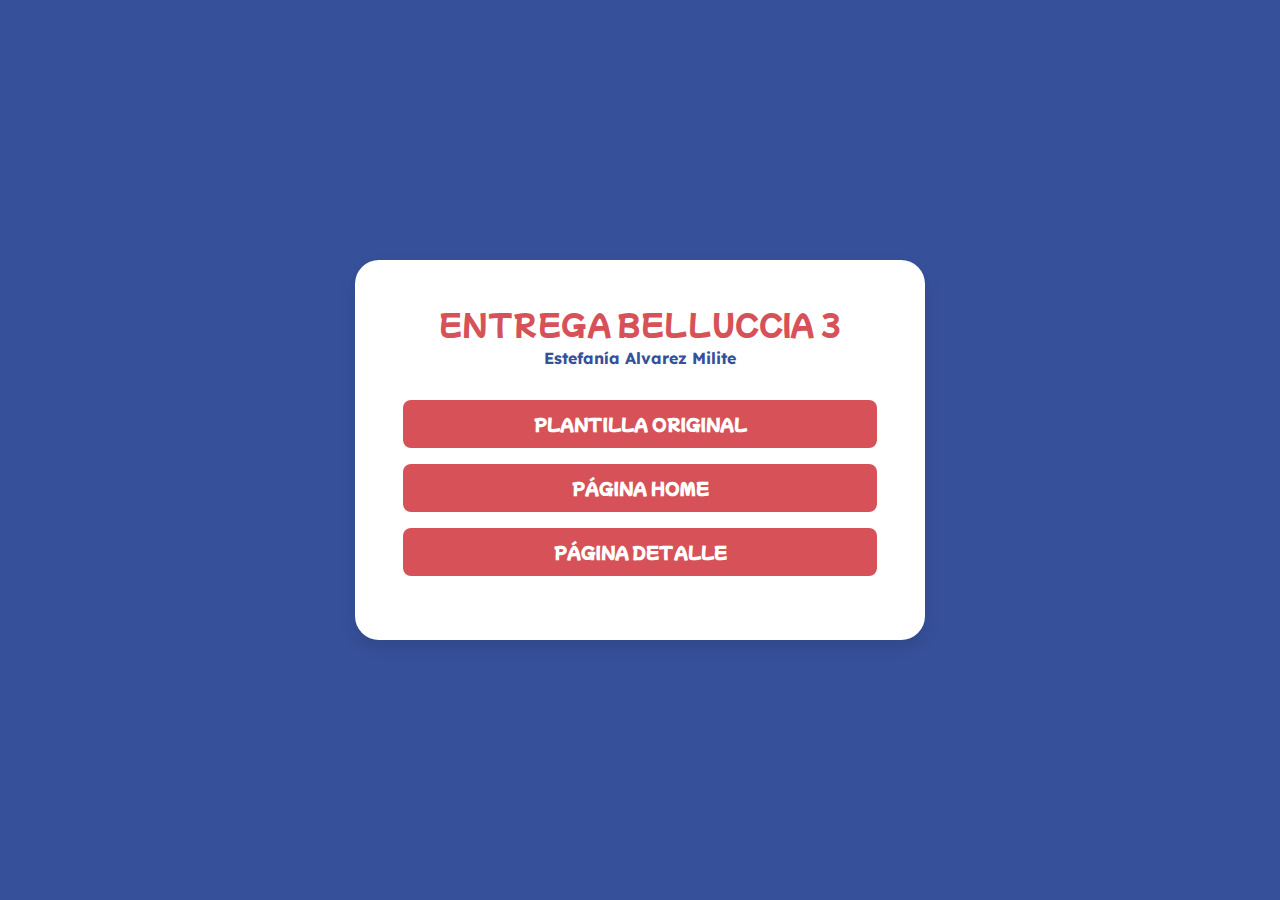
<file: index.html>
<!DOCTYPE html>
<html lang="es">

<head>
    <meta charset="UTF-8">
    <meta name="viewport" content="width=device-width, initial-scale=1.0">
    <title>Entrega Belluccia 3 - FrikiCaja - Estefanía Alvarez Milite</title>
    <link href="https://cdn.jsdelivr.net/npm/bootstrap@5.3.3/dist/css/bootstrap.min.css" rel="stylesheet"
        crossorigin="anonymous">
    <link rel="icon" type="image/png" href="/friki-caja/assets/pasos/new-icon-3.png">


    <link href="https://cdn.jsdelivr.net/npm/bootstrap-icons@1.3.0/font/bootstrap-icons.css" rel="stylesheet">

    <link href="/friki-caja/index.css" rel="stylesheet">
    <style>
        body {
            background-color: var(--color-secondary);
            font-family: var(--font-secondary, 'Lexend', sans-serif);
            color: var(--color-secondary, #36509a);
        }

        .btn-custom {
            background-color: var(--color-primary, #d75159);
            color: white;
            padding: 12px 24px;
            font-weight: bold;
            font-family: var(--font-primary, 'Mochiy Pop One', sans-serif);
            text-transform: uppercase;
            border: none;
            border-radius: 8px;
            transition: all 0.3s ease;
        }

        .btn-custom:hover {
            background-color: var(--color-secondary, #36509a);
            color: white;
        }

        .box-container {
            background-color: white;
            padding: 3rem;
            border-radius: 24px;
            box-shadow: rgba(0, 0, 0, 0.1) 0px 8px 16px;
            text-align: center;
        }

        h3 {
            font-family: var(--font-primary, 'Mochiy Pop One', sans-serif);
            color: var(--color-primary);
            text-transform: uppercase;
        }

        h6 {
            font-weight: bold;
            margin-bottom: 2rem;
        }

        .btn-group-custom a {
            display: block;
            margin-bottom: 1rem;
        }
    </style>
</head>

<body>
    <main class="d-flex align-items-center justify-content-center" style="min-height: 100vh;">
        <div class="container">
            <div class="row justify-content-center">
                <div class="col-12 col-md-6 box-container">
                    <h3>Entrega Belluccia 3</h3>
                    <h6>Estefanía Alvarez Milite</h6>
                    <div class="btn-group-custom">
                        <a href="/plantilla-original/index.html"><button class="btn-custom w-100">Plantilla
                                Original</button></a>
                        <a href="/friki-caja/home.html"><button class="btn-custom w-100">Página Home</button></a>
                        <a href="/friki-caja/detalle.html"><button class="btn-custom w-100">Página Detalle</button></a>
                    </div>
                </div>
            </div>
        </div>
    </main>

    <script src="https://cdn.jsdelivr.net/npm/bootstrap@5.3.3/dist/js/bootstrap.bundle.min.js"
        crossorigin="anonymous"></script>
</body>

</html>
</file>
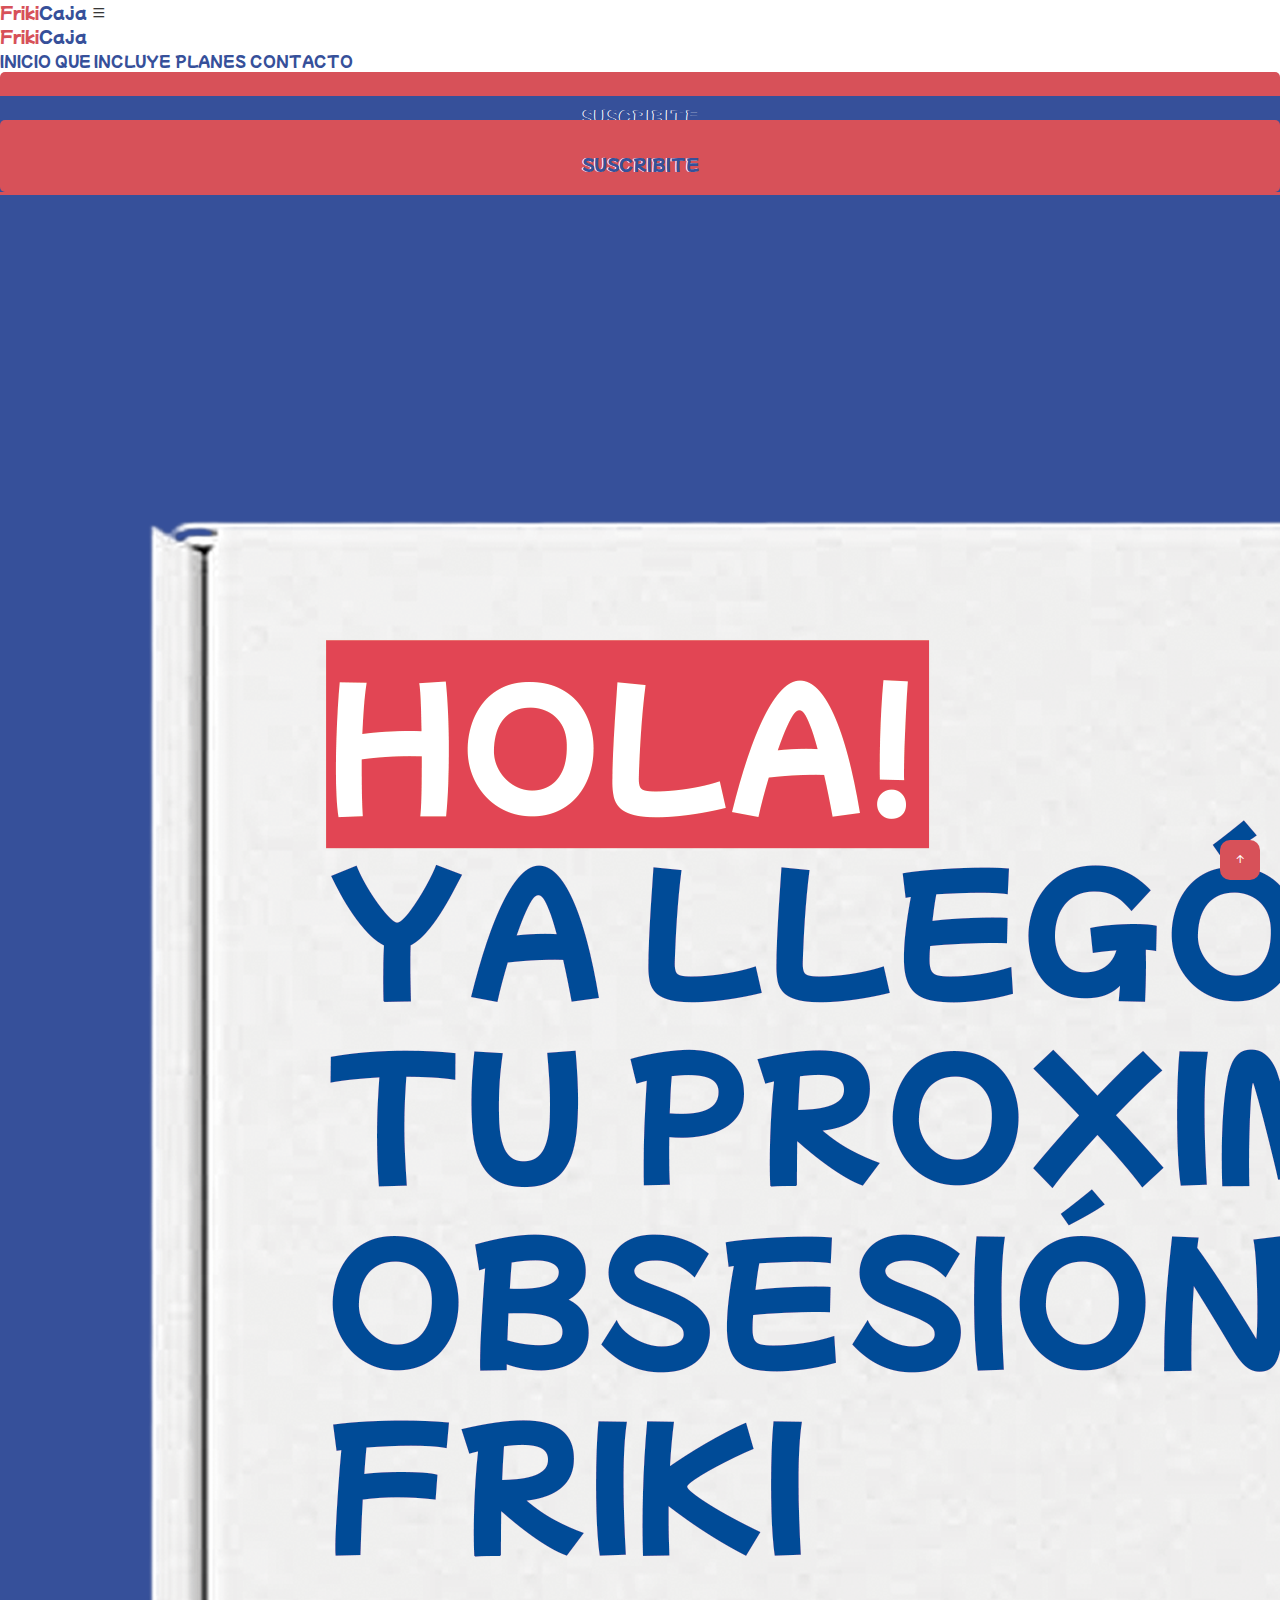
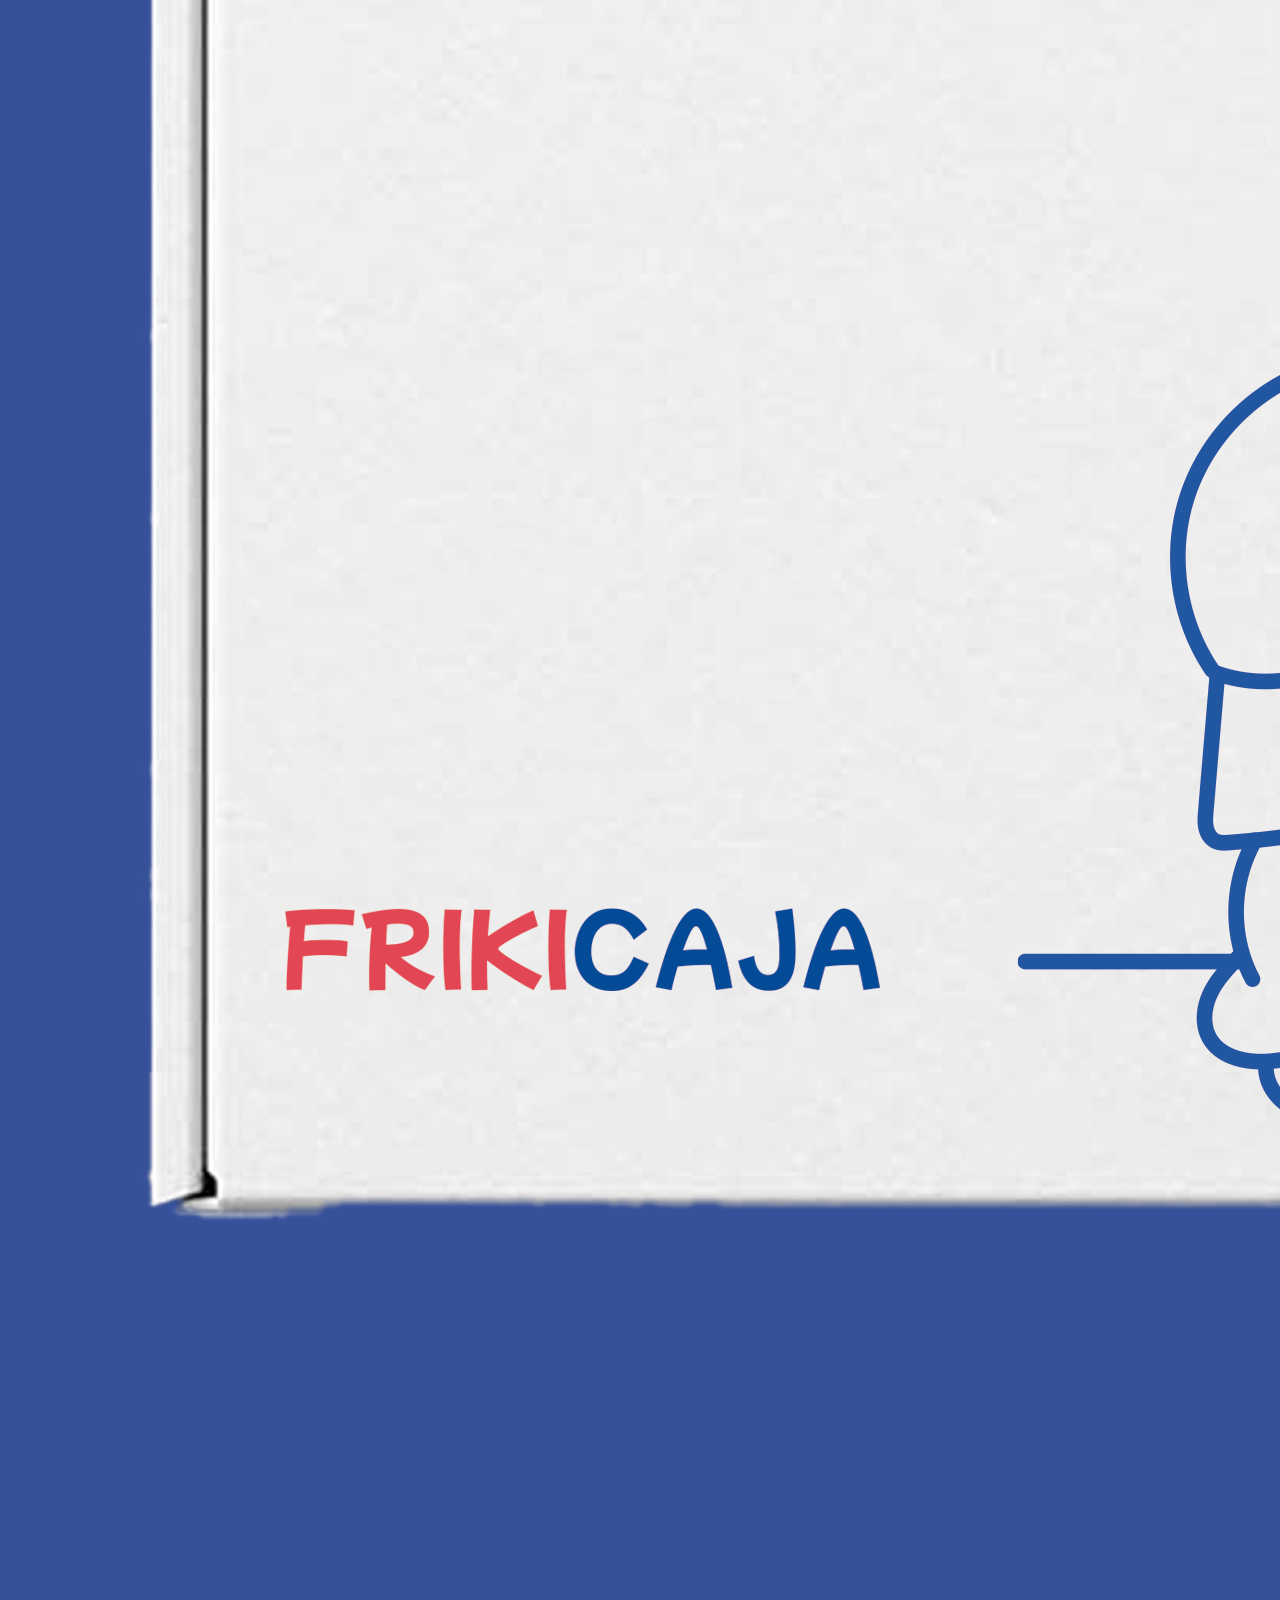
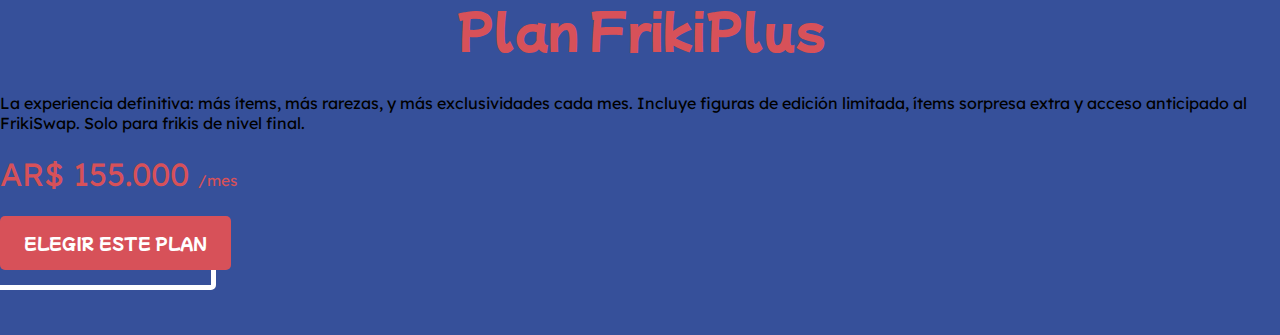
<file: detalle.html>
<!DOCTYPE html>
<html lang="en">

<head>
  <meta charset="UTF-8">
  <meta name="viewport" content="width=device-width, initial-scale=1.0">
  <title>FrikiCaja</title>
  <link rel="stylesheet" href="./index.css">
  <link href="https://cdn.jsdelivr.net/npm/bootstrap@5.3.7/dist/css/bootstrap.min.css" rel="stylesheet"
    integrity="sha384-LN+7fdVzj6u52u30Kp6M/trliBMCMKTyK833zpbD+pXdCLuTusPj697FH4R/5mcr" crossorigin="anonymous">
  <link rel="stylesheet" href="https://cdn.jsdelivr.net/npm/bootstrap-icons@1.3.0/font/bootstrap-icons.css">
  <script src="https://cdn.jsdelivr.net/npm/bootstrap@5.3.7/dist/js/bootstrap.bundle.min.js"></script>

</head>

<body>
  <div id="inicio"></div>

  <!-- BACK TO TOP -->
  <button id="back-to-top-btn" class="d-flex d-lg-none align-items-center justify-content-center active"> <i
      class="bi bi-arrow-up-short fs-4 text-white"></i></button>


  <!-- HEADER -->
  <header class="fixed-top bg-white d-flex align-items-center justify-content-between z-3 ">
    <div class="d-flex d-lg-none align-items-center justify-content-between container">
      <a href="./index.html" class="text-uppercase font-primary"><span class="color-primary">Friki</span><span
          class="color-secondary">Caja</span></a>
      <button class="d-block d-lg-none" type="button" data-bs-toggle="collapse" data-bs-target="#navbarSupportedContent"
        aria-controls="navbarSupportedContent" aria-expanded="false" aria-label="Toggle navigation">
        <i class="bi bi-list fs-4"></i>
      </button>
    </div>

    <!-- NAV DESKTOP -->
    <div class="d-lg-flex d-none align-items-center justify-content-between container">
      <a href="./index.html" class="text-uppercase font-primary"><span class="color-primary">Friki</span><span
          class="color-secondary">Caja</span></a>
      <nav class="d-none d-lg-flex flex-wrap align-items-center text-nowrap gap-5 font-primary">
        <div class="d-flex align-items-center gap-5 m-0 h-100">
          <a class="nav-link" href="#inicio">Inicio</a>
          <a class="nav-link" href="#que-hay-dentro">Que incluye</a>
          <a class="nav-link" href="#planes">Planes</a>
          <a class="nav-link" href="#contacto">Contacto</a>
        </div>
        <a class="btn-header" href="#planes">
          <p>Suscribite</p>
        </a>
      </nav>
    </div>

    <!-- NAV MOBILE -->
    <nav class="collapse d-lg-none font-primary" id="navbarSupportedContent">
      <div class="d-flex flex-column gap-3 bg-white p-4 rounded-bottom position-absolute start-0 w-100 nav-mobile">
        <a class="nav-link" href="#inicio">Inicio</a>
        <a class="nav-link" href="#que-hay-dentro">Que incluye</a>
        <a class="nav-link" href="#planes">Planes</a>
        <a class="nav-link" href="#contacto">Contacto</a>
        <a class="btn-header" href="#planes">
          <p>Suscribite</p>
        </a>
      </div>
    </nav>


  <!-- TADE -->

 </header>

  <section id="tade" class="d-flex align-items-center bg-color-secondary">
    <div class="container">
      <div class="row align-items-center">
        <div class="col-12 col-lg-6">

          <img src="./assets/planes/planfrikiplus.png" alt="" class="img-fluid">

        </div>
        <div class="col-12 col-lg-6">

          <div
            class="d-flex flex-column align-items-center align-items-lg-start justify-content-between gap-3 text-center text-lg-start">
            <h1 class="title text-white text-uppercase">Plan FrikiPlus</h1>
            <p class="text-white font-secondary">La experiencia definitiva: más ítems, más rarezas, y más
              exclusividades cada mes. Incluye
              figuras de edición limitada, ítems sorpresa extra y acceso anticipado al FrikiSwap. Solo
              para frikis de nivel final.</p>

           <h1 class="color-primary fw-bold font-secondary mt-2 mb-2">AR$ 155.000
                                    <span class="fw-normal" style="font-size: clamp(12px, 1.2vw, 20px);">/mes</span>
                                </h1>


            <div class="cta-wrapper-contrast">
              <button onclick="location.href='/detalle.html'" class="cta-contrast">Elegir este plan</button>
              <span class="ctac-contrast"></span>
            </div>
          </div>
        </div>
      </div>
    </div>
  </section>

</body>



</html>




<script>
  const header = document.querySelector('header');

  window.addEventListener('scroll', () => {
    if (window.scrollY > 50) {
      header.classList.add('scrolled');
    } else {
      header.classList.remove('scrolled');
    }
  });



</script>
</file>
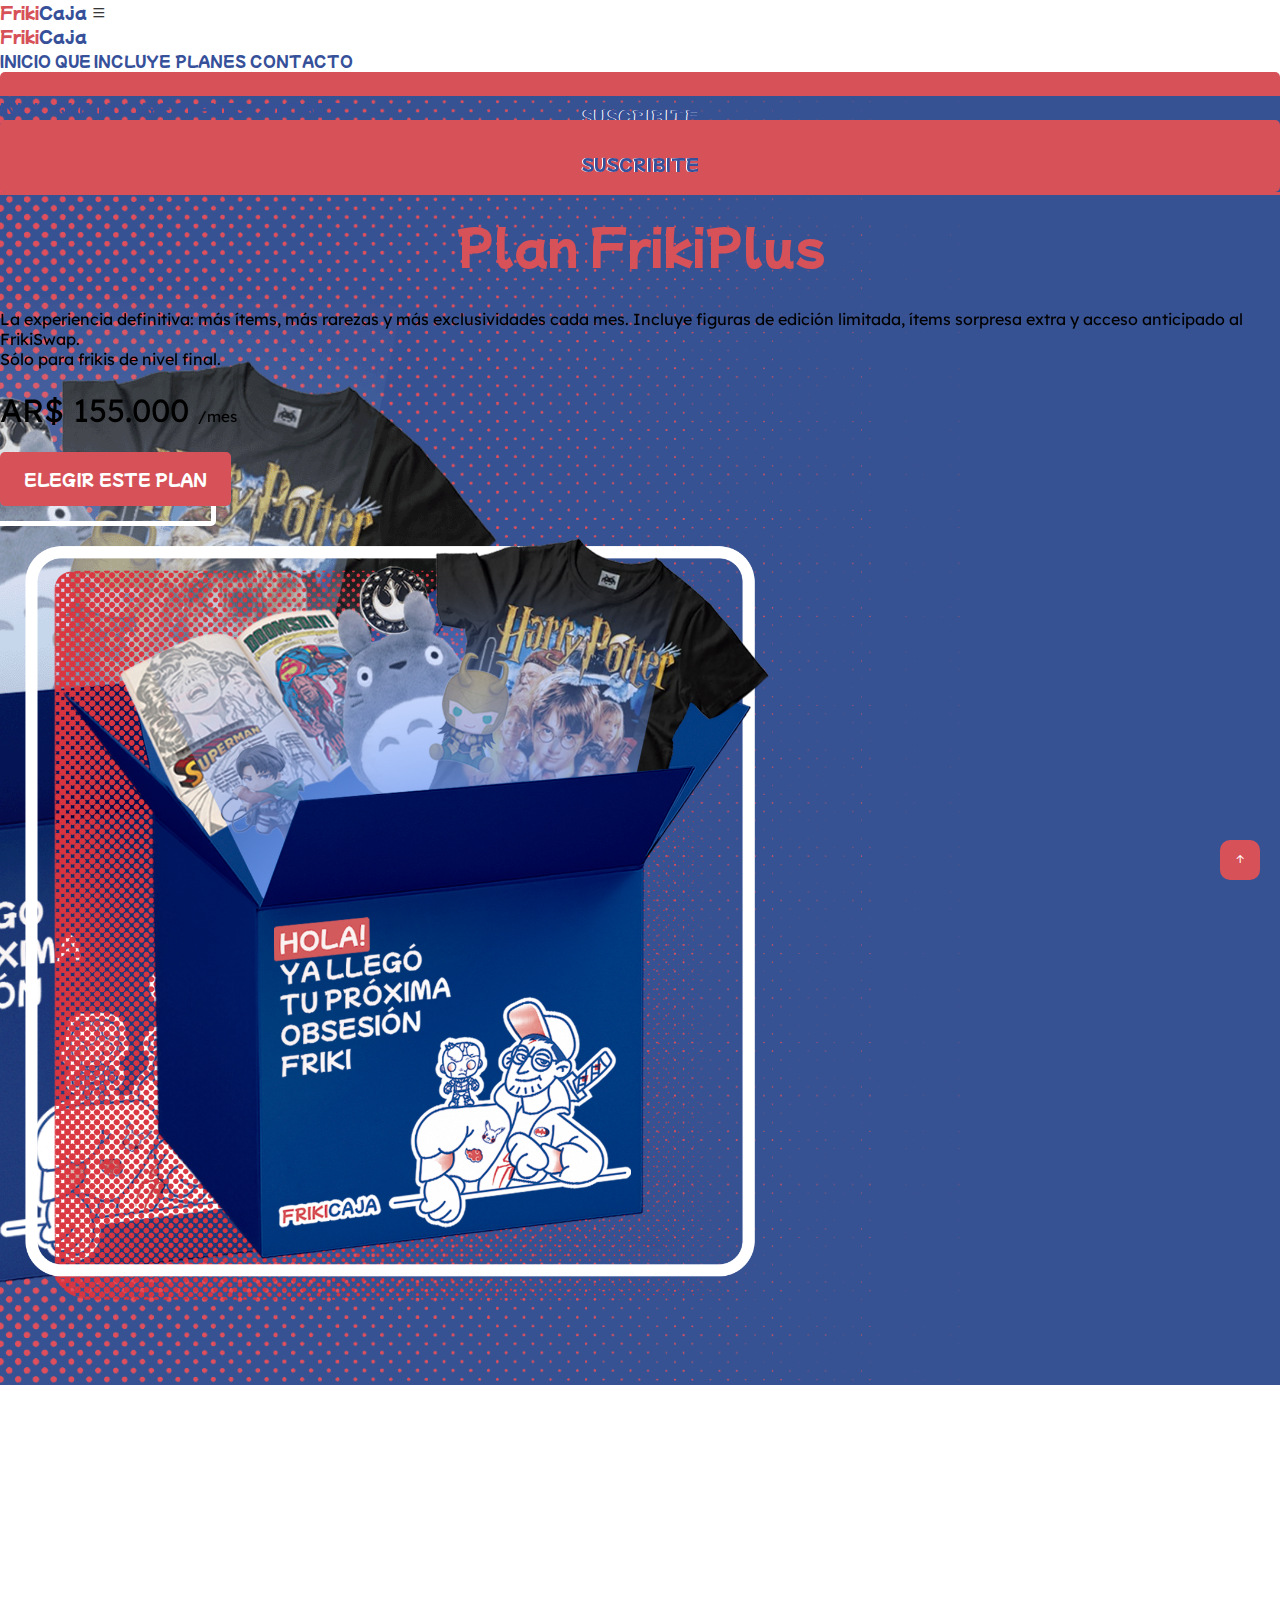
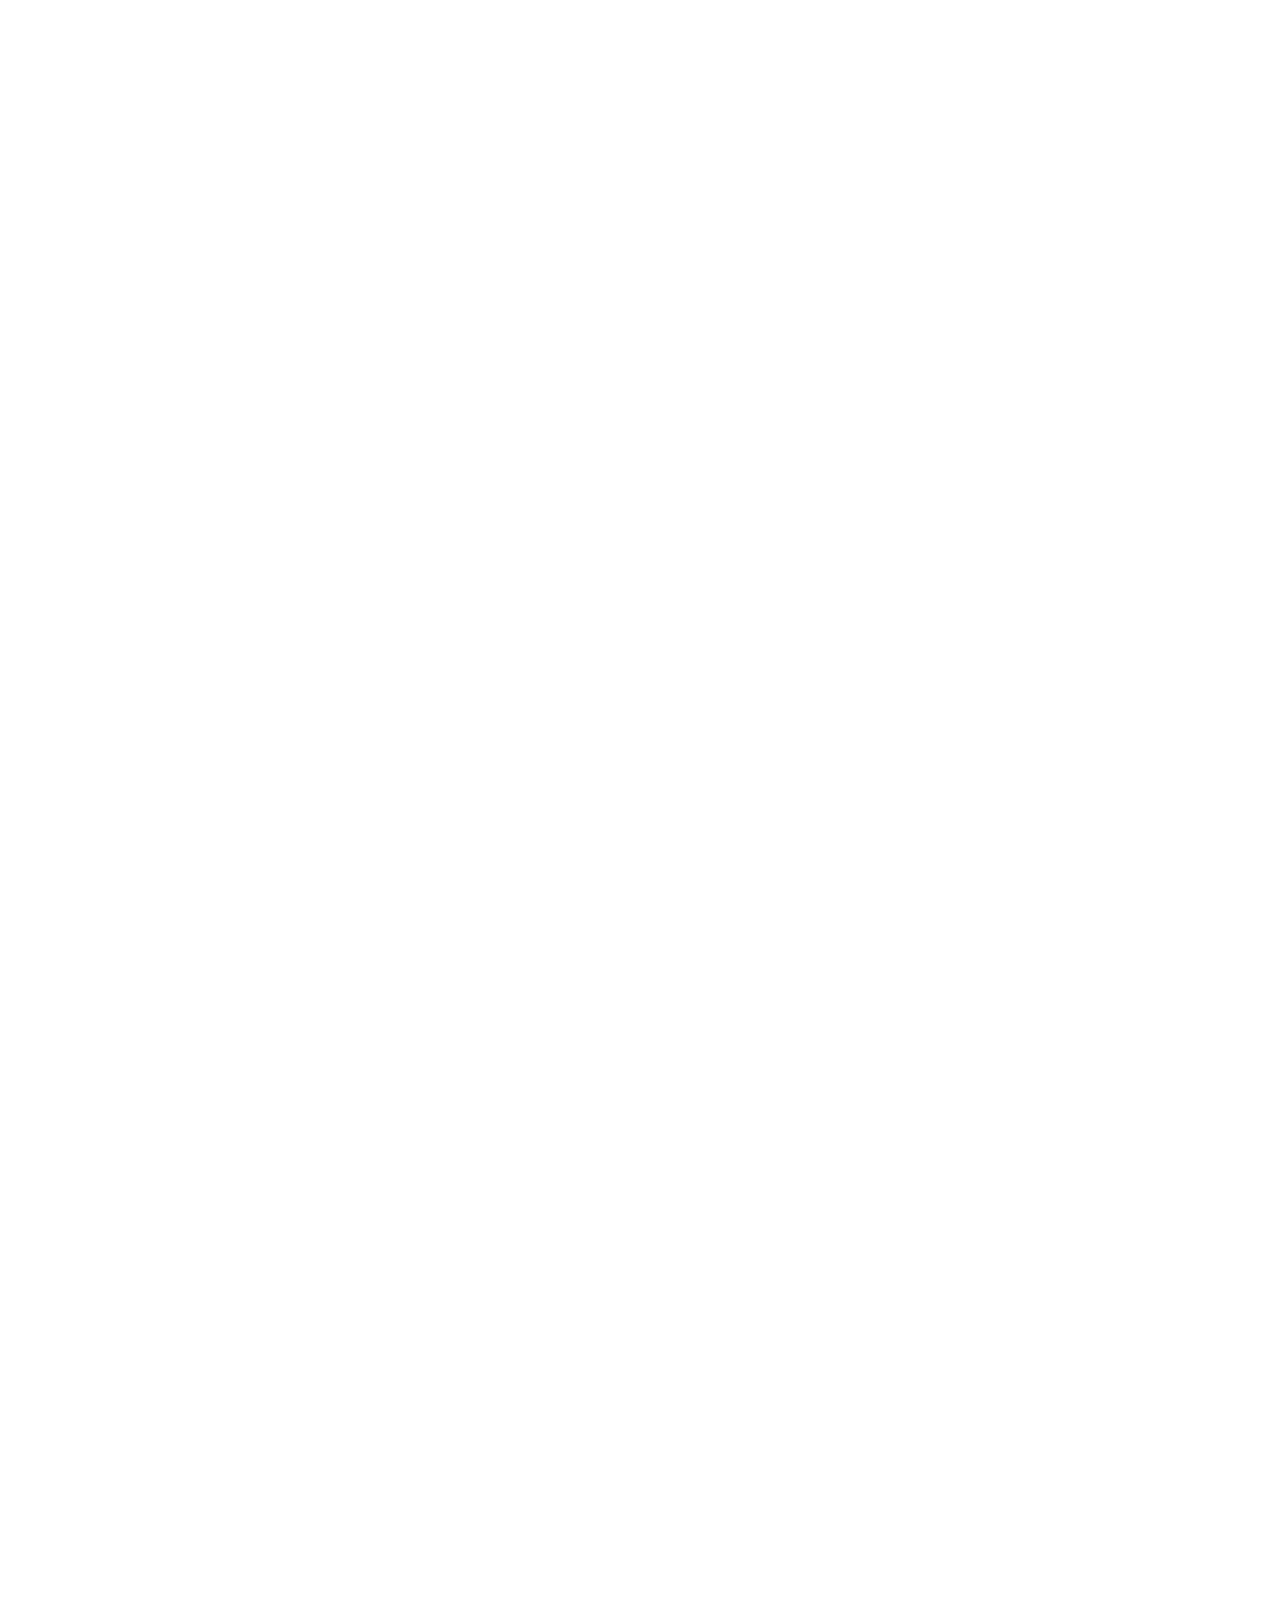
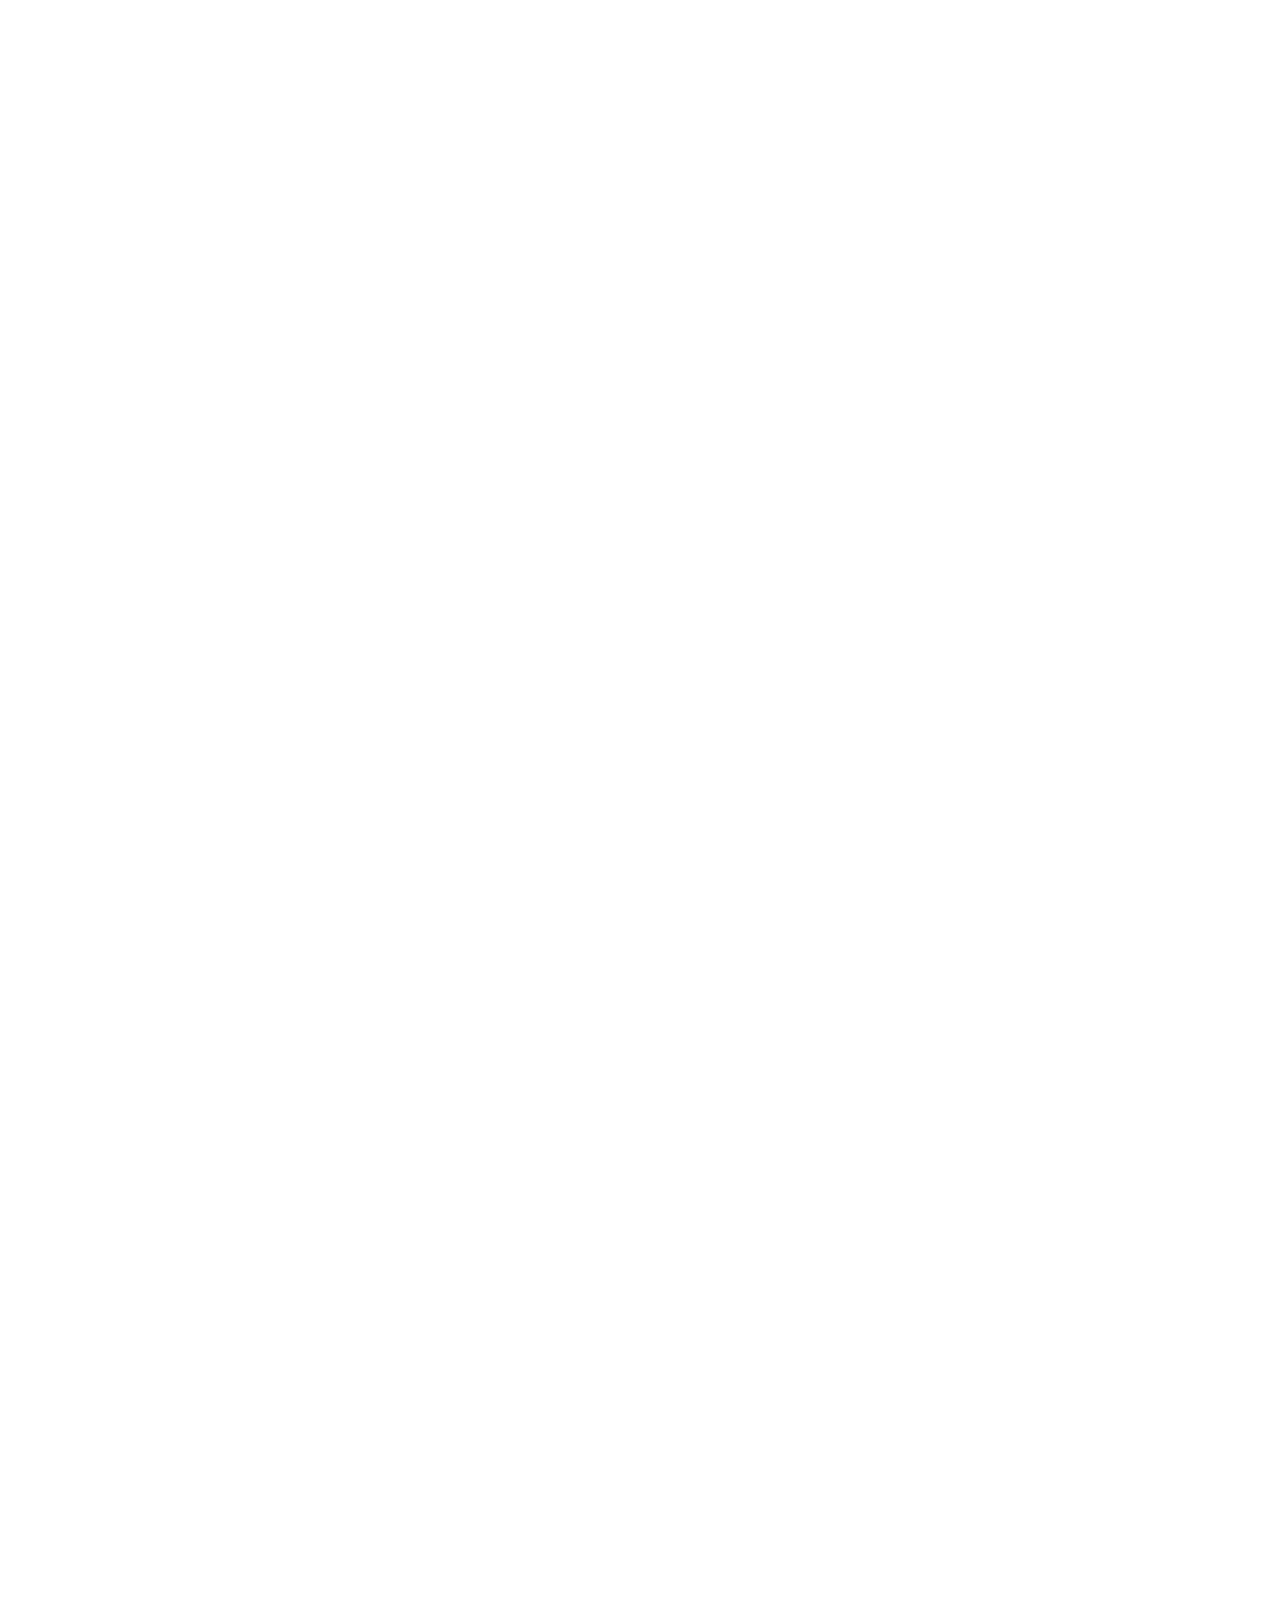
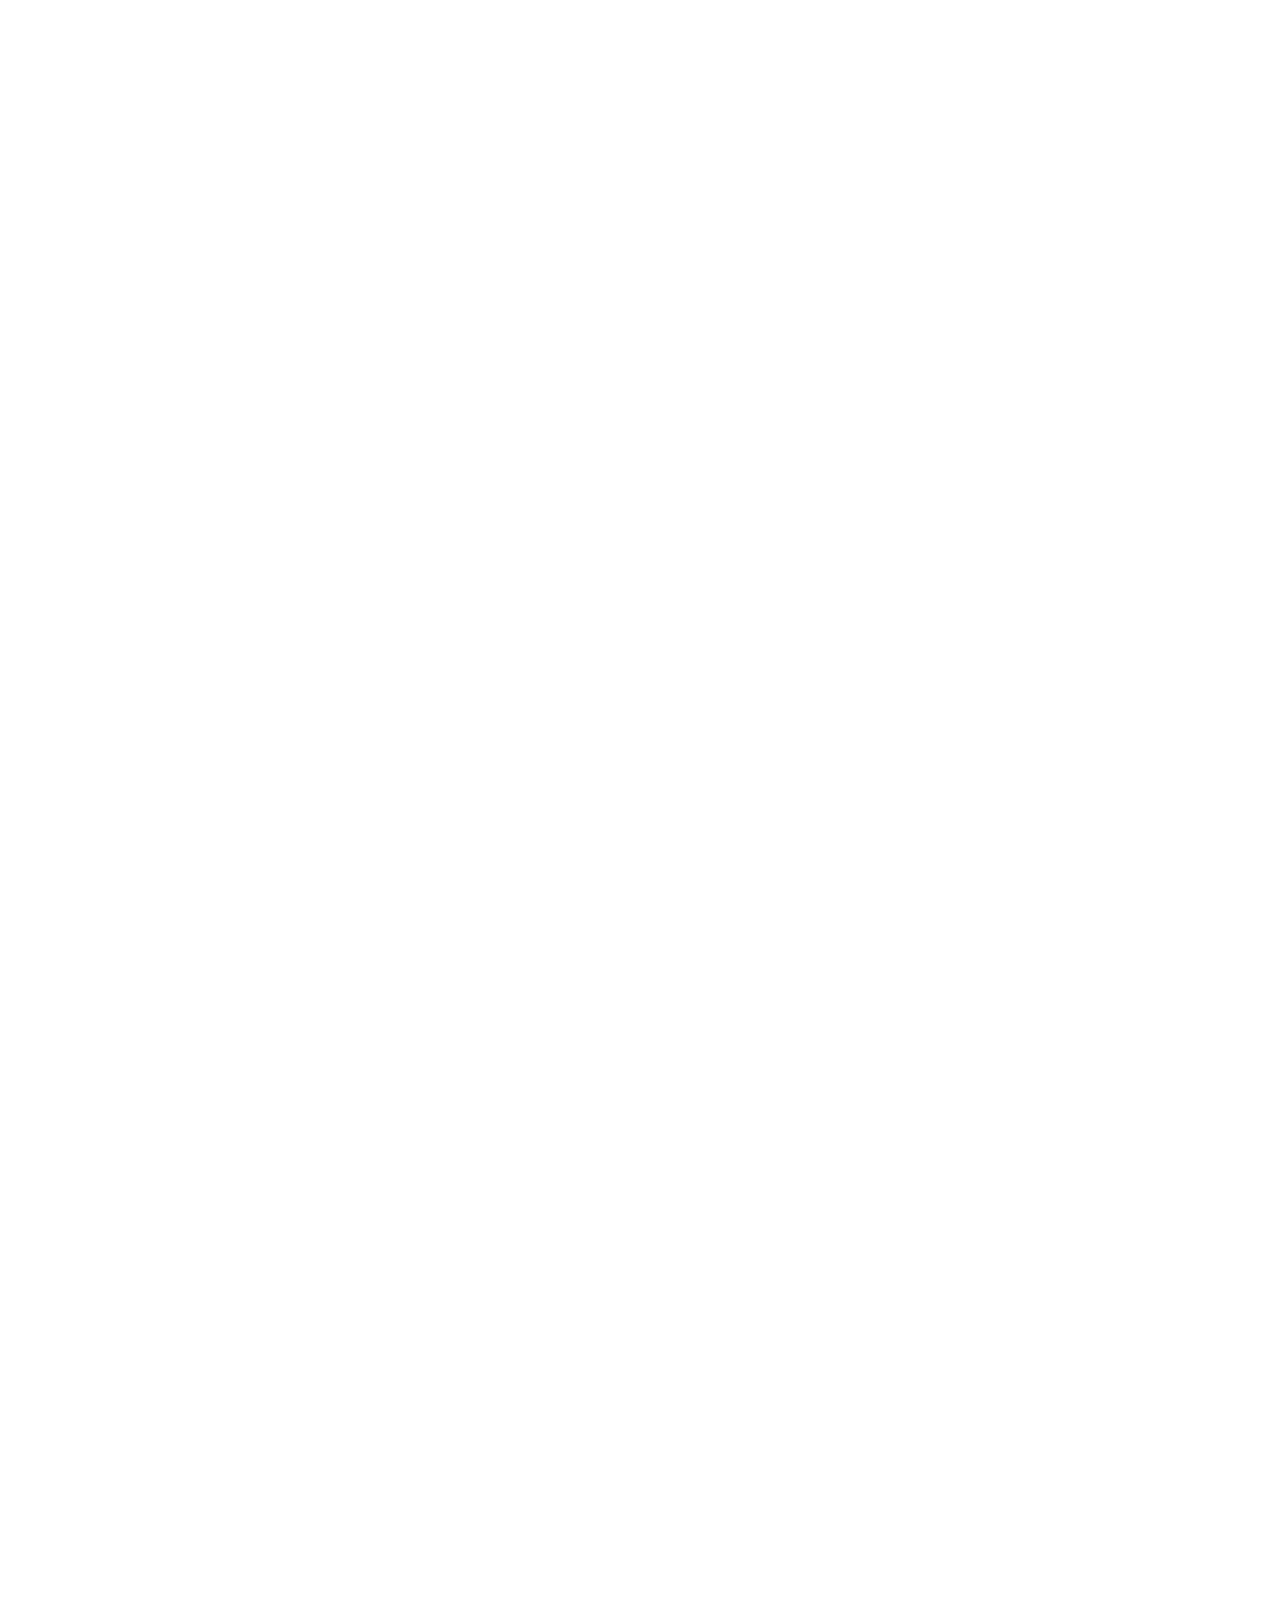
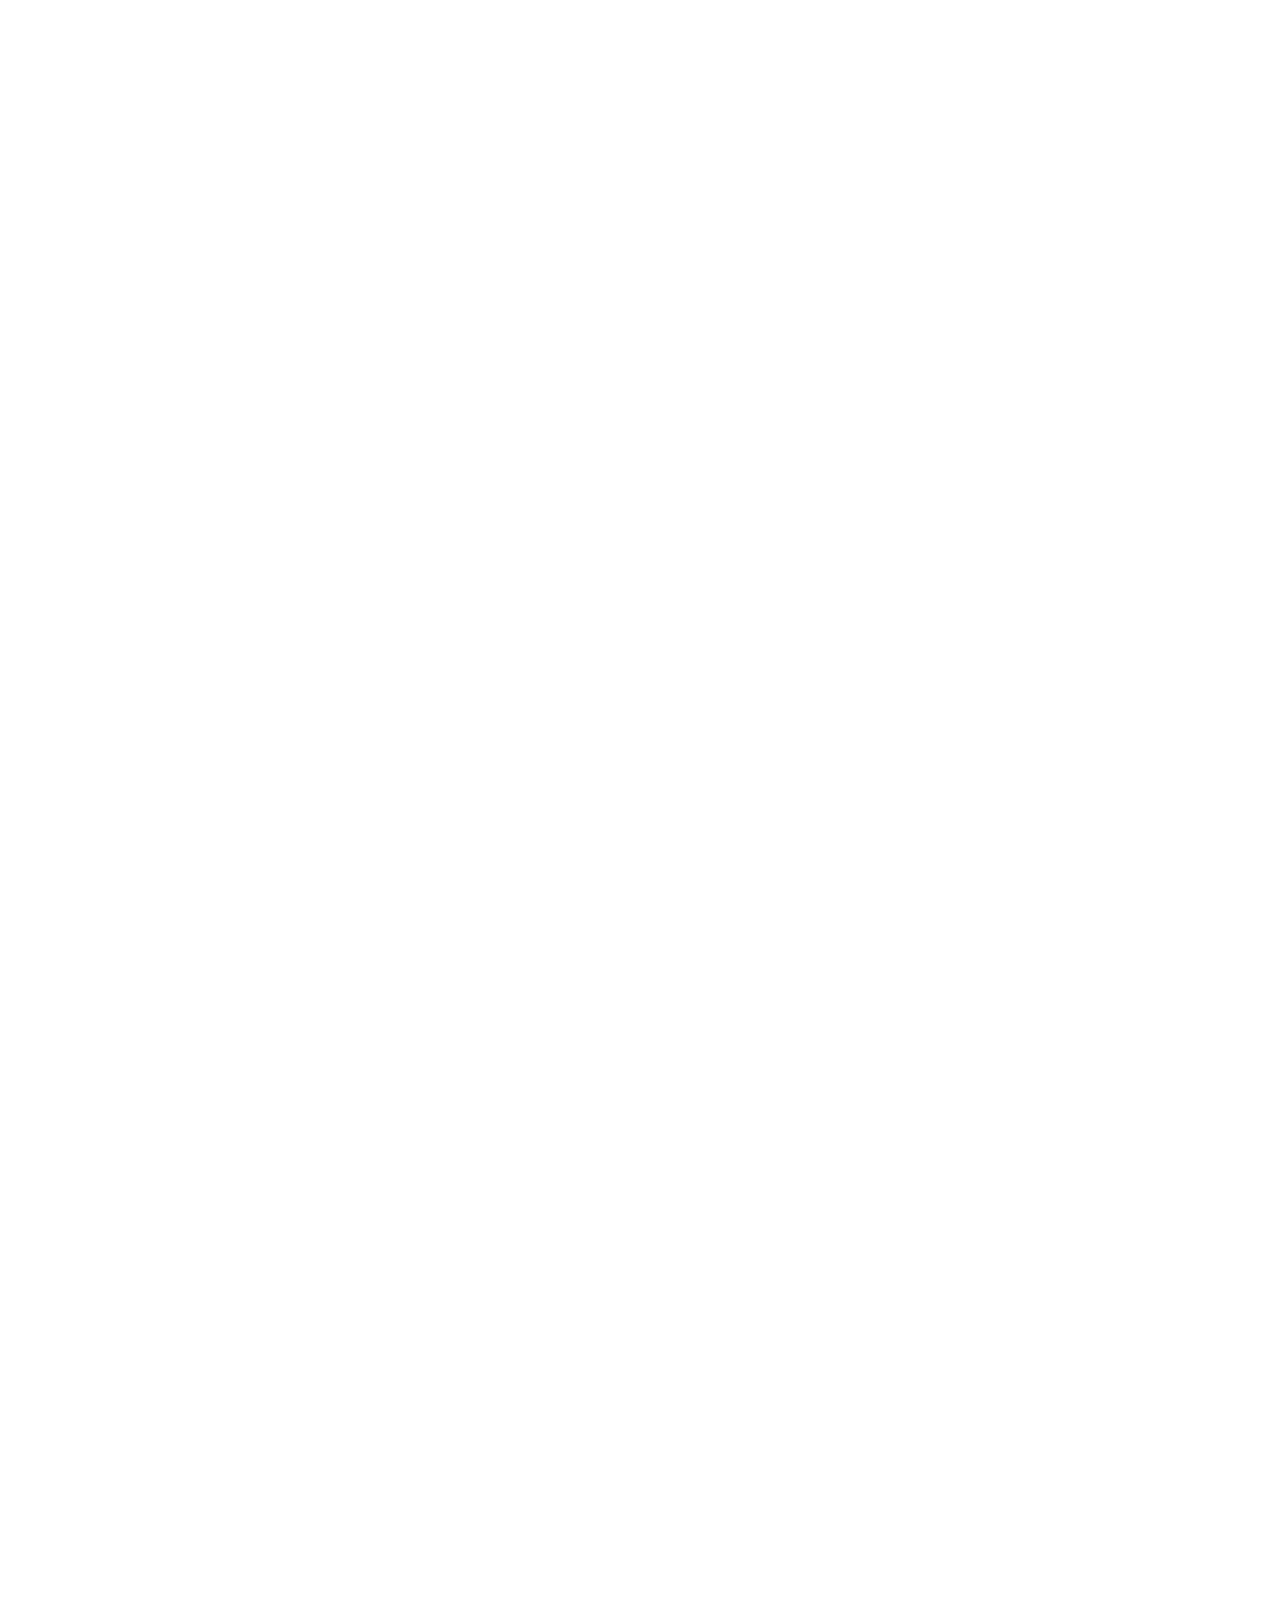
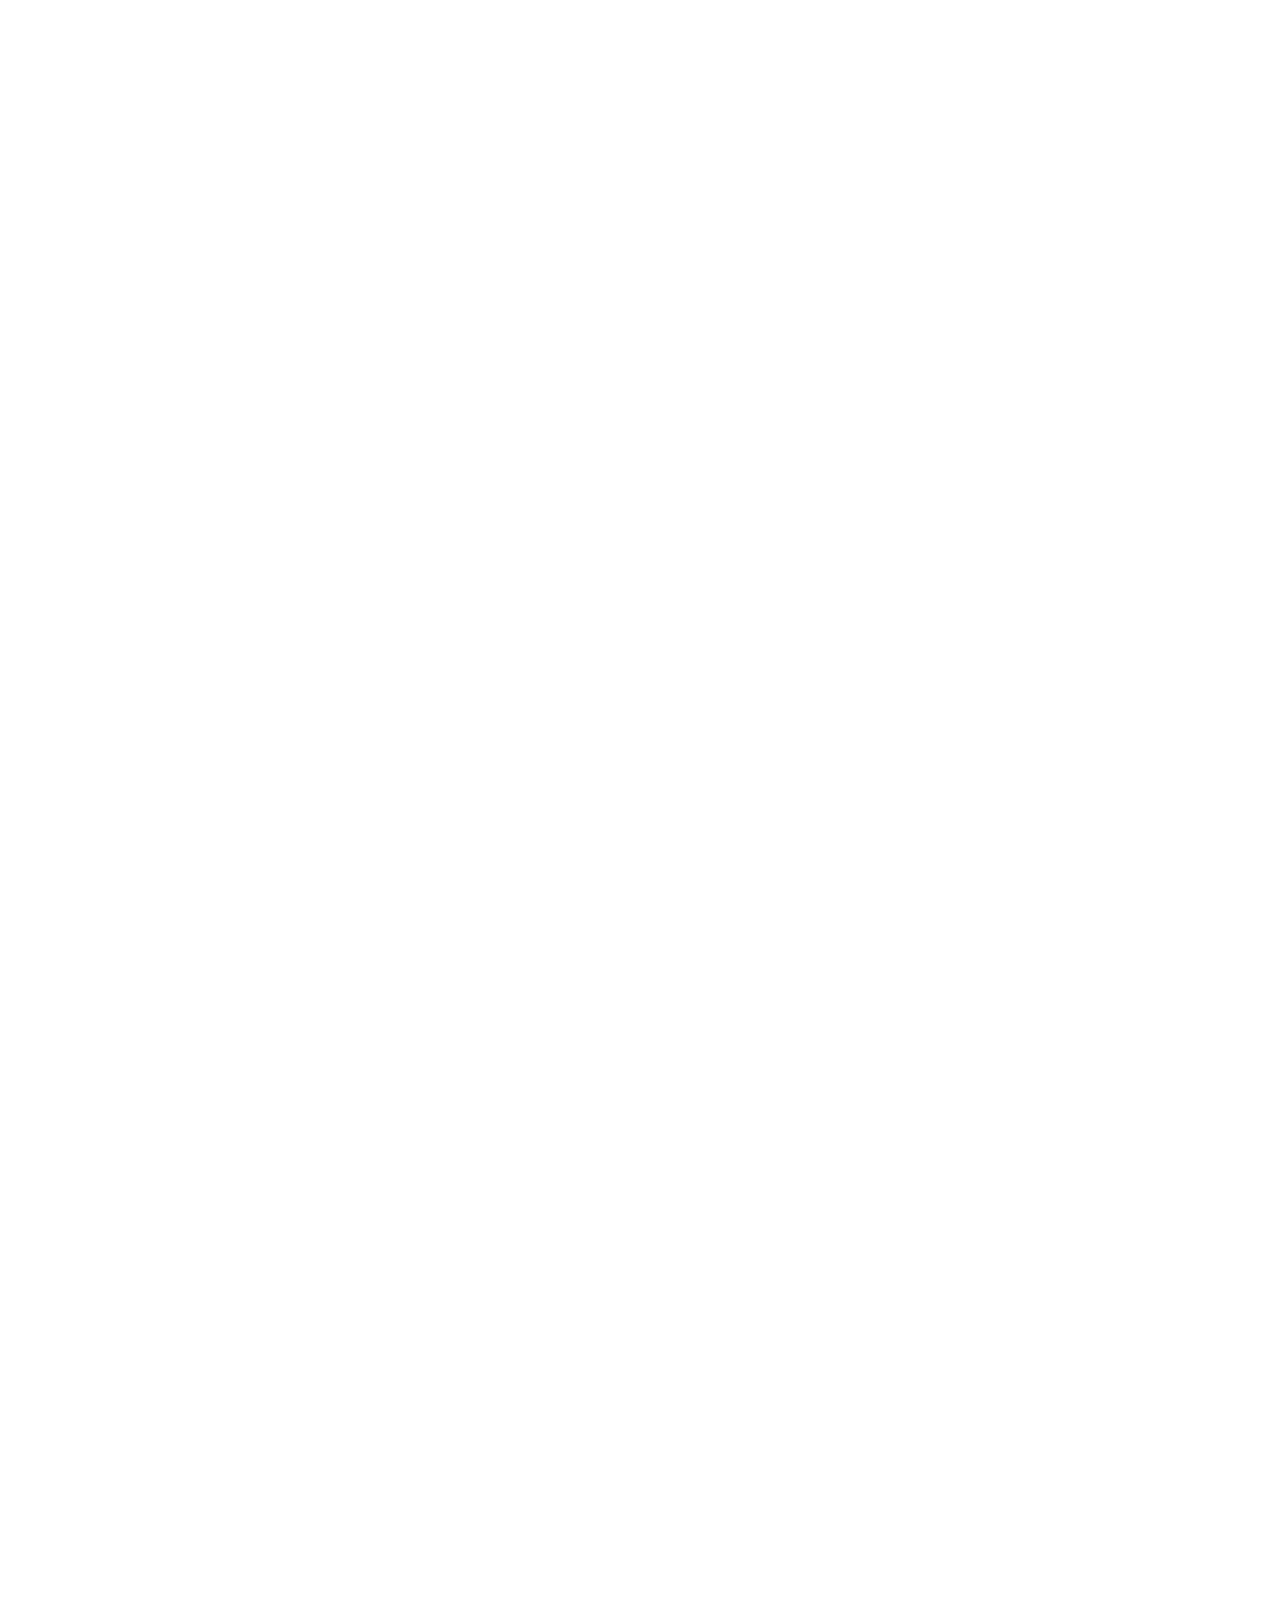
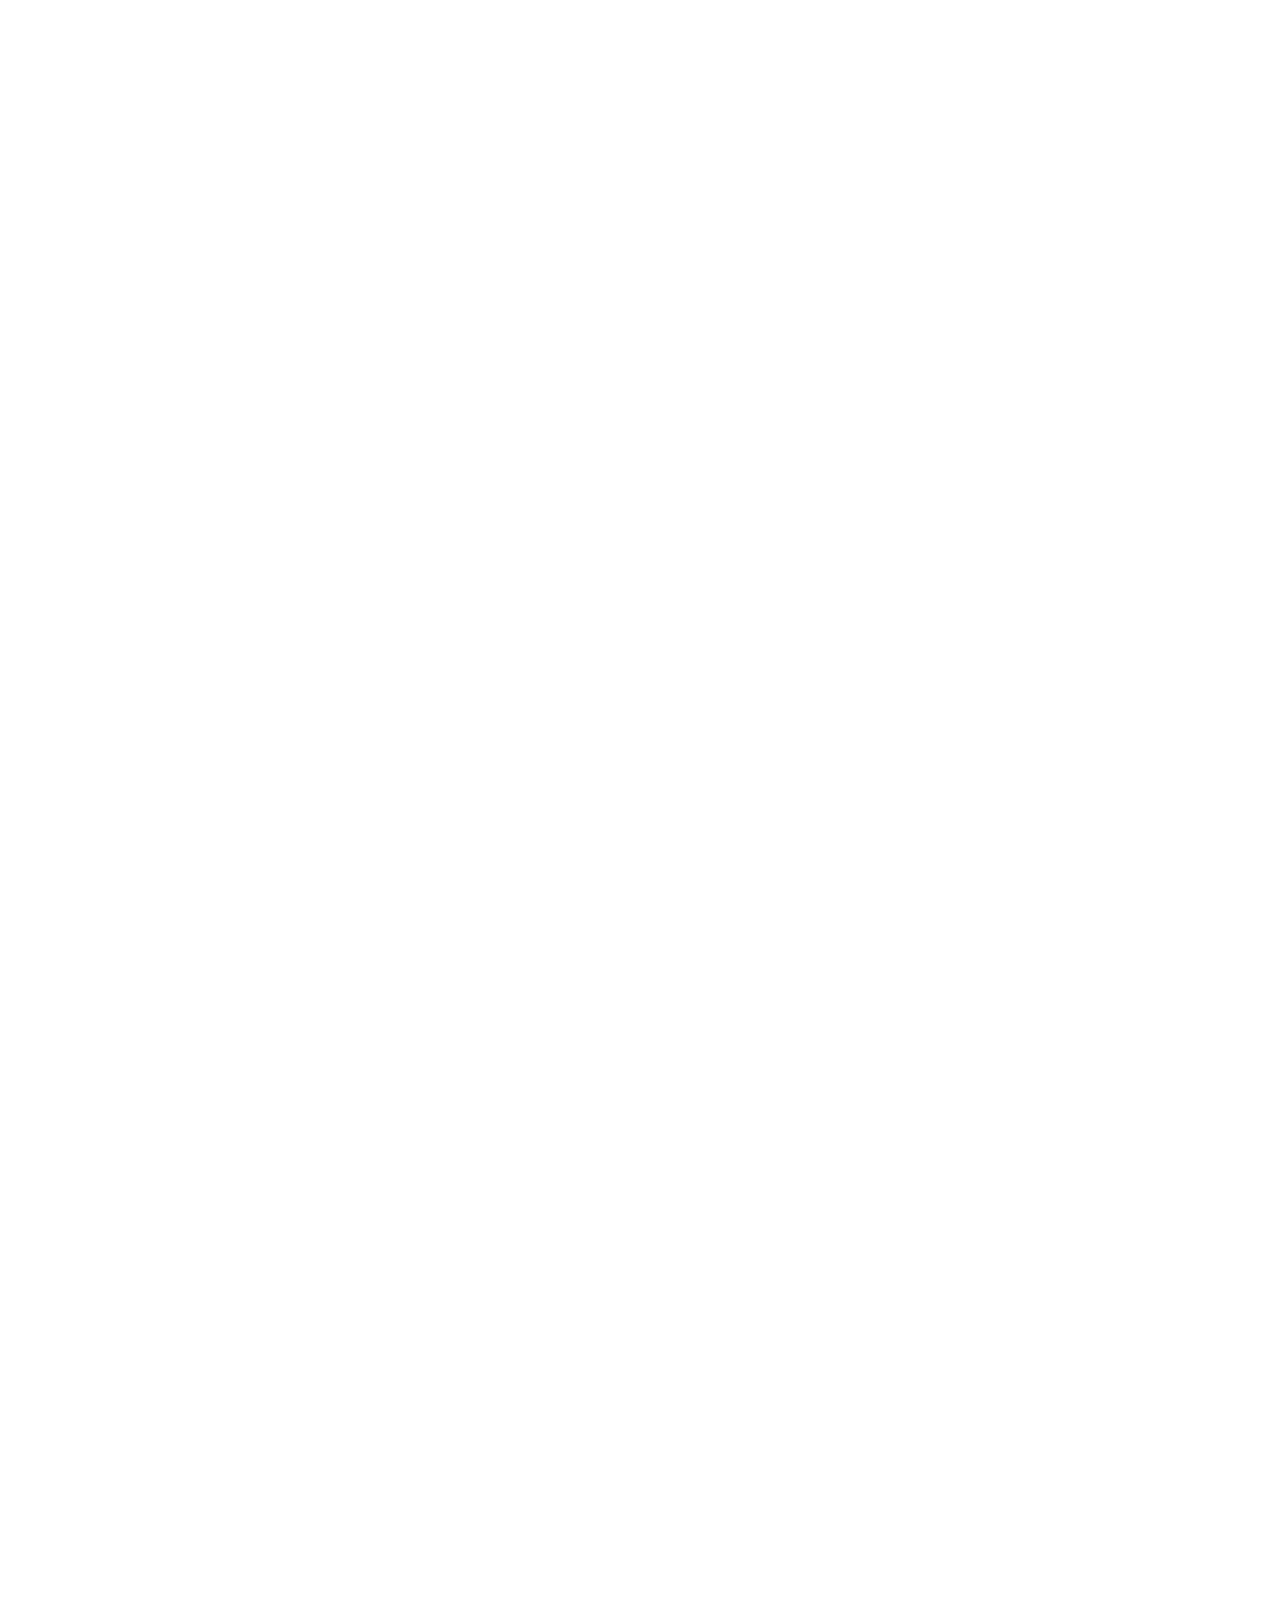
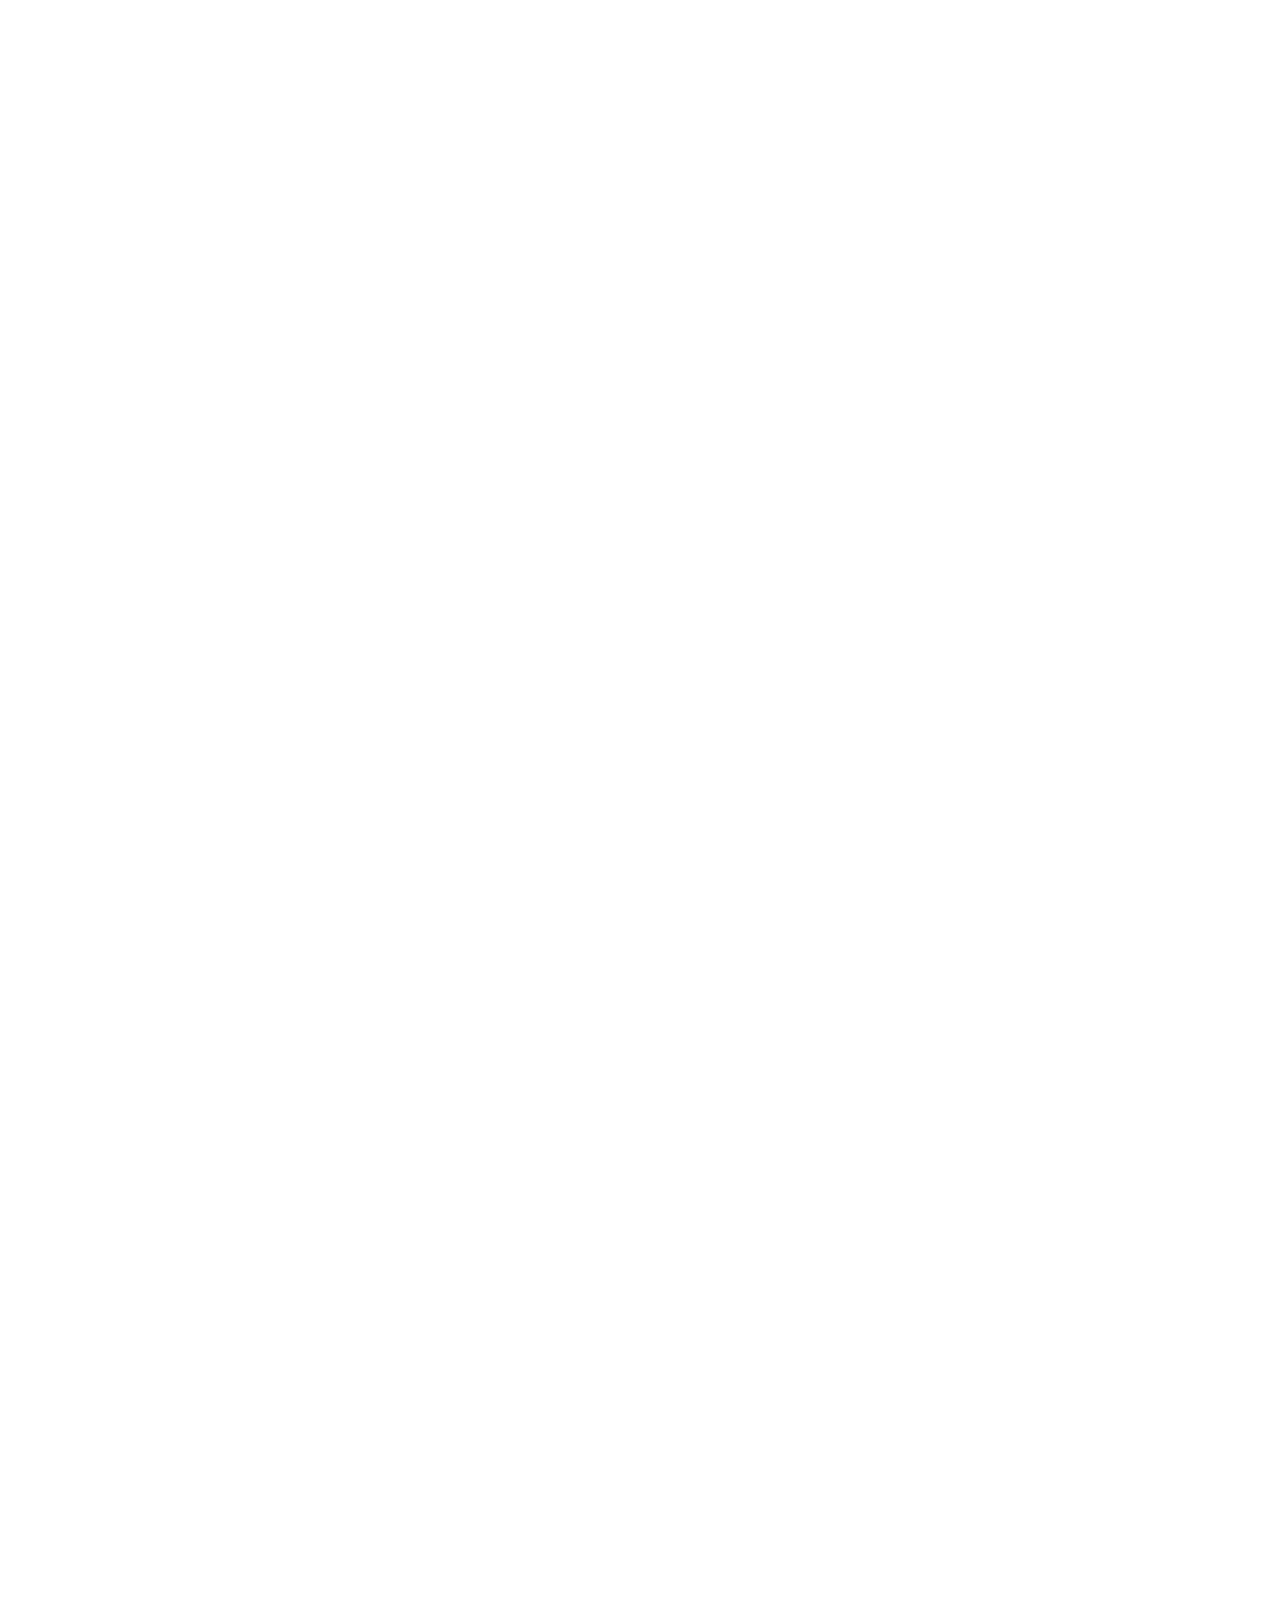
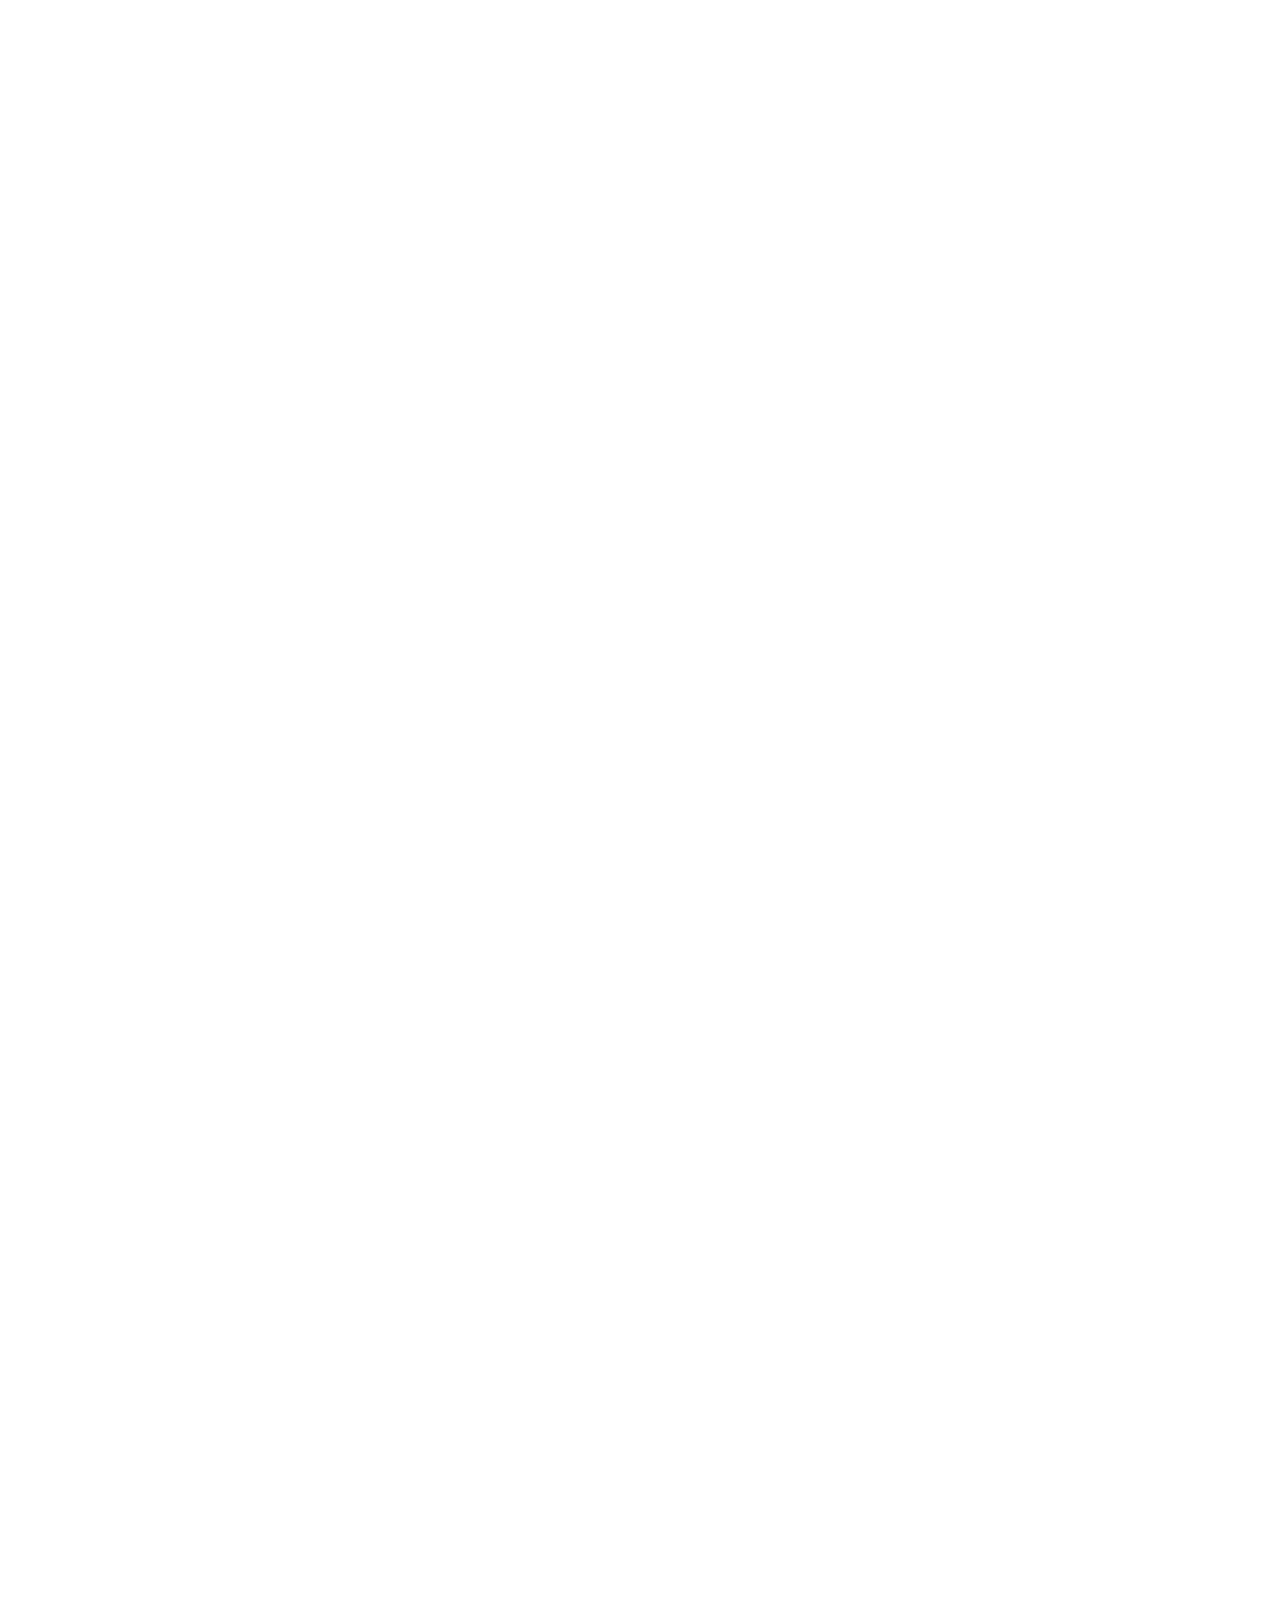
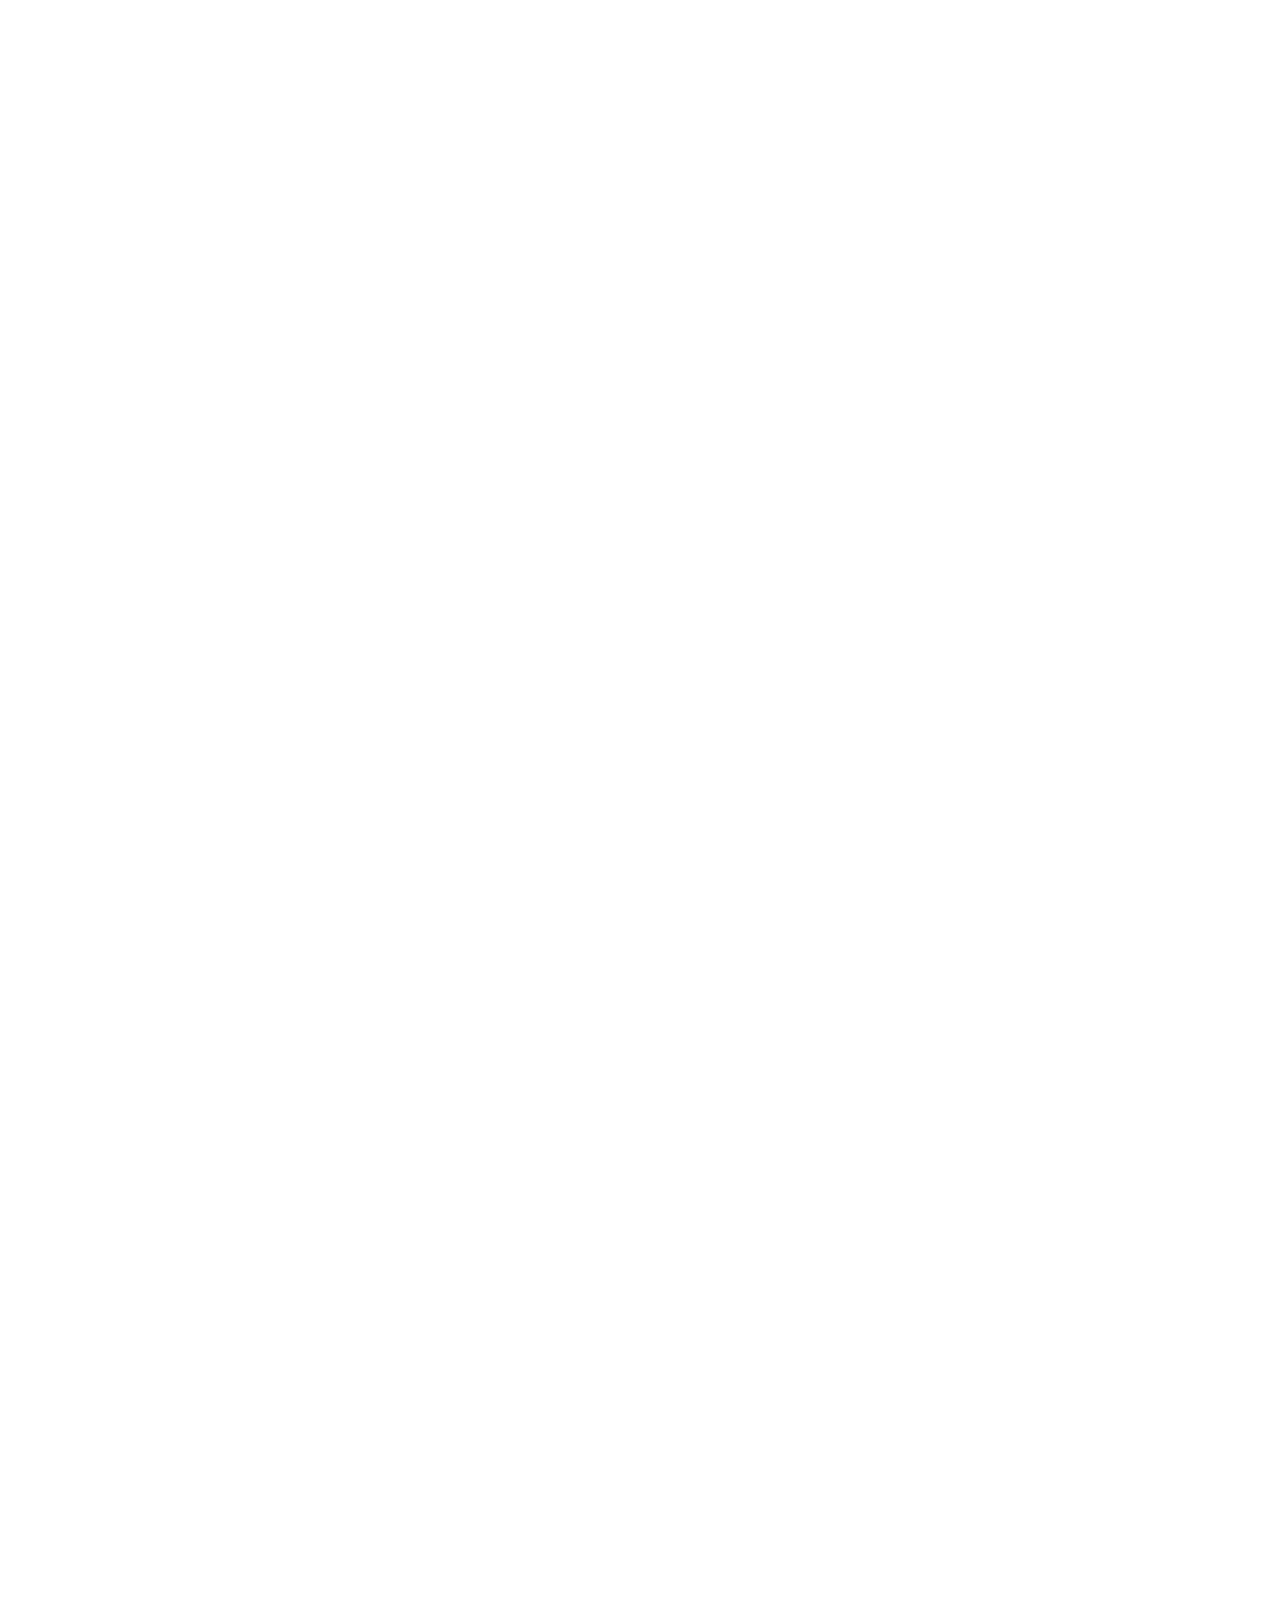
<file: friki-caja/detalle.html>
<!DOCTYPE html>

<html lang="en">

<head>
  <meta charset="utf-8" />
  <meta content="width=device-width, initial-scale=1.0" name="viewport" />
  <title>FrikiCaja</title>
  <link href="./index.css" rel="stylesheet" />
  <link crossorigin="anonymous" href="https://cdn.jsdelivr.net/npm/bootstrap@5.3.7/dist/css/bootstrap.min.css"
    integrity="sha384-LN+7fdVzj6u52u30Kp6M/trliBMCMKTyK833zpbD+pXdCLuTusPj697FH4R/5mcr" rel="stylesheet" />
  <link href="https://cdn.jsdelivr.net/npm/bootstrap-icons@1.3.0/font/bootstrap-icons.css" rel="stylesheet" />
  <script src="https://cdn.jsdelivr.net/npm/bootstrap@5.3.7/dist/js/bootstrap.bundle.min.js"></script>
  <script src="https://unpkg.com/aos@2.3.1/dist/aos.js"></script>
  <link href="https://unpkg.com/aos@2.3.1/dist/aos.css" rel="stylesheet" />
  <link rel="icon" type="image/png" href="/friki-caja/assets/pasos/new-icon-3.png">

  <script>
    document.addEventListener("DOMContentLoaded", function () {
      AOS.init();
    });
  </script>
</head>

<body>
  <div id="inicio"></div>
  <!-- BACK TO TOP -->
  <button class="d-flex d-lg-none align-items-center justify-content-center active" id="back-to-top-btn">
    <i class="bi bi-arrow-up-short fs-4 text-white"></i>
  </button>
  <!-- HEADER -->
  <header class="fixed-top bg-white d-flex align-items-center justify-content-between z-3">
    <div class="d-flex d-lg-none align-items-center justify-content-between container">
      <a class="text-uppercase font-primary" href="./home.html">
        <span class="color-primary">Friki</span><span class="color-secondary">Caja</span>
      </a>
      <button aria-controls="navbarSupportedContent" aria-expanded="false" aria-label="Toggle navigation"
        class="d-block d-lg-none" data-bs-target="#navbarSupportedContent" data-bs-toggle="collapse" type="button">
        <i class="bi bi-list fs-4"></i>
      </button>
    </div>
    <!-- NAV DESKTOP -->
    <div class="d-lg-flex d-none align-items-center justify-content-between container">
      <a class="text-uppercase font-primary" href="./home.html">
        <span class="color-primary">Friki</span><span class="color-secondary">Caja</span>
      </a>
      <nav class="d-none d-lg-flex flex-wrap align-items-center text-nowrap gap-5 font-primary">
        <div class="d-flex align-items-center gap-5 m-0 h-100">
          <a class="nav-link" href="#inicio">Inicio</a>
          <a class="nav-link" href="#que-hay-dentro">Que incluye</a>
          <a class="nav-link" href="#planes">Planes</a>
          <a class="nav-link" href="#contacto">Contacto</a>
        </div>
        <a class="btn-header" href="#planes">
          <p>Suscribite</p>
        </a>
      </nav>
    </div>
    <!-- NAV MOBILE -->
    <nav class="collapse d-lg-none font-primary" id="navbarSupportedContent">
      <div class="d-flex flex-column gap-3 bg-white p-4 rounded-bottom position-absolute start-0 w-100 nav-mobile">
        <a class="nav-link" href="#inicio">Inicio</a>
        <a class="nav-link" href="#que-hay-dentro">Que incluye</a>
        <a class="nav-link" href="#planes">Planes</a>
        <a class="nav-link" href="#contacto">Contacto</a>
        <a class="btn-header" href="#planes">
          <p>Suscribite</p>
        </a>
      </div>
    </nav>
  </header>



  <main>
    <!-- HERO DETALLE -->
    <section class="d-flex align-items-center bg-color-secondary" id="hero-detalle">
      <div class="container">
        <div class="row justify-content-end">
          <!-- TEXTO A LA DERECHA EN DESKTOP -->
          <div class="col-12 col-lg-6 mt-5 mt-lg-7 mb-5" data-aos="fade-up" data-aos-delay="200">
            <div
              class="d-flex flex-column align-items-center align-items-lg-start text-center text-lg-start px-lg-5 gap-3" >
              <div class="badge rounded-pill fs-5 text-uppercase fw-bold bg-color-primary font-secondary text-white margin-top mt-10">
                El más elegido
              </div>
              <h1 class="title text-white text-uppercase text-lg-start">Plan FrikiPlus</h1>
              <p class="text-white font-secondary">
                La experiencia definitiva: más ítems, más rarezas y más exclusividades cada mes. Incluye
                figuras de edición limitada, ítems sorpresa extra y acceso anticipado al FrikiSwap.
                <br>Sólo para frikis de nivel final.
              </p>
              <h1 class="fw-bold font-secondary mt-2 mb-2 white-price">
                AR$ 155.000
              <span class="fw-normal" style="font-size: clamp(12px, 1.2vw, 20px);">/mes</span>
              </h1>

              <div class="cta-wrapper-contrast">
                <button class="cta-contrast" onclick="location.href='/friki-caja/detalle.html'">Elegir este
                  plan</button>
                <span class="ctac-contrast"></span>
              </div>
            </div>
          </div>
          <!-- IMAGEN MOBILE ABAJO -->
          <div class="col-12 d-block d-lg-none mt-5" data-aos="fade-up" data-aos-delay="300">
            <img alt="Hero Mobile" class="img-fluid w-100" src="./assets/img-hero-detalle-mobile.png" />
          </div>
        </div>
      </div>
    </section>
    <!-- DETALLE QUE INCLUYE EL PLAN FRIKIPLUS -->
    <section class="py-5 bg-white" id="que-incluye-frikiplus">
      <div class="container">
        <div class="row align-items-center">
          <!-- TEXTO IZQUIERDA -->
          <div class="col-12 col-lg-6">
            <h1 class="title text-uppercase color-secondary" style="line-height: 1.6;" data-aos="fade-up"
              data-aos-delay="50">
              <span>¿QUÉ</span>
              <span class="highlight-title" data-aos="fade-up" data-aos-delay="50">INCLUYE?</span>
            </h1>
            <div id="queIncluyeTextos">
              <div class="que-texto active" data-aos="fade-up" data-aos-delay="100"> ● Un figurín de vinilo de un
                Universo
              </div>
              <div class="que-texto" data-aos="fade-up" data-aos-delay="200"> ● Peluche pequeño de algodón de un
                Universo
              </div>
              <div class="que-texto" data-aos="fade-up" data-aos-delay="300"> ● Llavero oficial con colgante de un
                Universo</div>
              <div class="que-texto" data-aos="fade-up" data-aos-delay="400"> ● Pin esmaltado de un Universo (Exclusivo
                Plan FrikiPlus)</div>
              <div class="que-texto" data-aos="fade-up" data-aos-delay="500"> ● Remera Edición Limitada de un Universo
                (Exclusivo Plan FrikiPlus)</div>
            </div>
          </div>
          <!-- IMAGEN DERECHA (CARRUSEL) -->
          <div class="col-12 col-lg-6 mt-4 mt-lg-0" data-aos="fade-left" data-aos-delay="100">
            <div class="position-relative">
            <div id="carouselIncluye" class="carousel slide carousel-fade" data-bs-touch="true">
  <div class="carousel-inner">
    <div class="carousel-item active">
      <img alt="Figurín" class="d-block w-100" src="./assets/detalle/detalle-que-incluye-figurin.png" />
    </div>
    <div class="carousel-item">
      <img alt="Peluche" class="d-block w-100" src="./assets/detalle/detalle-que-incluye-peluche.png" />
    </div>
    <div class="carousel-item">
      <img alt="Llavero" class="d-block w-100" src="./assets/detalle/detalle-que-incluye-llavero.png" />
    </div>
    <div class="carousel-item">
      <img alt="Pin" class="d-block w-100" src="./assets/detalle/detalle-que-incluye-pin.png" />
    </div>
    <div class="carousel-item">
      <img alt="Remera" class="d-block w-100" src="./assets/detalle/detalle-que-incluye-remera.png" />
    </div>
  </div>
</div>
  <!-- Controles de navegación -->
  <button class="carousel-control-prev custom-carousel-control" type="button" data-bs-target="#carouselIncluye" data-bs-slide="prev">
    <i class="bi bi-arrow-left-circle-fill"></i>
    <span class="visually-hidden">Anterior</span>
  </button>
  <button class="carousel-control-next custom-carousel-control" type="button" data-bs-target="#carouselIncluye" data-bs-slide="next">
    <i class="bi bi-arrow-right-circle-fill"></i>
    <span class="visually-hidden">Siguiente</span>
  </button>
</div>


    </section>
    <!-- BENEFICIOS DE SER PLUS -->
    <section id="beneficios-de-ser-plus" class="fullscreen-section  d-flex flex-column align-items-center"
      data-aos="fade-up">
      <div class="container">
        <h1 class="title text-uppercase color-secondary" data-aos="fade-up" data-aos-delay="50">
          <span>BENEFICIOS DE SER</span>
          <span class="highlight-title" data-aos="fade-up" data-aos-delay="50">PLUS</span>
        </h1>
        <div class="mt-5 d-flex flex-column flex-lg-row justify-content-evenly gap-5 font-secondary">
          <div class="d-flex flex-column align-items-center color-secondary" data-aos="fade-up" data-aos-delay="100">
            <div class="step-img"><img src="./assets/detalle/detalle-beneficios-icon-1.png" alt=""></div>
            <p style="font-weight: bold; font-family: Lexend;">ENVÍO EN TIEMPO RÉCORD</p>
            <p class=" text-center w-100">Despachamos tu pedido con envío prioritario y recibilo en hasta 24hs hábiles.
            </p>
          </div>
          <div class="d-flex flex-column align-items-center  color-secondary" data-aos="fade-up" data-aos-delay="200">
            <div class="step-img"><img src="./assets/detalle/detalle-beneficios-icon-2.png" alt=""></div>
            <p style="font-weight: bold; font-family: Lexend;">MÁS RAREZAS E ÍTEMS FRIKIS</p>
            <p class=" text-center w-100">Curaduría especial con ítems más raros y variantes que no se obtienen en el
              plan
              básico</p>
          </div>
          <div class="d-flex flex-column align-items-center color-secondary" data-aos="fade-up" data-aos-delay="200">
            <div class="step-img"><img src=".//assets/detalle/detalle-beneficios-icon-3.png" alt=""></div>
            <p style="font-weight: bold; font-family: Lexend;">PARTICIPÁS EN SORTEOS</p>
            <p class="color-secondary text-center w-100">Sorteos mensuales sólo para miembros Plus para acceder a más
              ítems exclusivos</p>
          </div>

        </div>
      </div>

    </section>

    <!-- ReseñasFrikiPlus (carousel) -->
    <section id="opiniones-plus" class="fullscreen-section bg-white mb-5 py-5" data-aos="fade-up">
      <div class="container">
        <h1
          class="title text-uppercase color-secondary d-flex flex-wrap align-items-center justify-content-center gap-2 text-center text-lg-start"
          data-aos="fade-up" data-aos-delay="50">
          <span>¿QUÉ OPINAN NUESTROS</span>
          <span class="highlight-title">FRIKIS PLUS?</span>
        </h1>

        <div id="carouselTestimonios" class="carousel slide carousel-fade mt-5" data-bs-ride="carousel">
          <div class="carousel-inner">

            <!-- Slide 1 -->
            <div class="carousel-item active">
              <div class="card h-100 text-center p-4 mx-auto" style="max-width: 600px;">
                <img src="./assets/que-opinan/luke.jpeg" class="rounded-circle mx-auto mb-3" alt="Lucas" width="100"
                  height="100" style="object-fit: cover; border: 4px solid var(--color-primary);" />
                <h5 class="color-secondary font-primary mb-0">LUCAS</h5>
                <p class="font-secondary color-secondary small mb-1">Miembro desde enero 2025</p>
                <div class="mb-3">
                  <i class="bi bi-star-fill text-danger"></i>
                  <i class="bi bi-star-fill text-danger"></i>
                  <i class="bi bi-star-fill text-danger"></i>
                  <i class="bi bi-star-fill text-danger"></i>
                  <i class="bi bi-star-fill text-danger"></i>
                </div>
                <p class="font-secondary color-secondary small">“Con FrikiPlus siento que cada mes me llega un pedacito
                  de convención geek a mi casa. Las figuras exclusivas son una locura y ya llené una repisa entera.”</p>
              </div>
            </div>

            <!-- Slide 2 -->
            <div class="carousel-item">
              <div class="card h-100 text-center p-4 mx-auto" style="max-width: 600px;">
                <img src="assets/que-opinan/lucho.jpeg" class="rounded-circle mx-auto mb-3" alt="Luciano" width="100"
                  height="100" style="object-fit: cover; border: 4px solid var(--color-primary);" />
                <h5 class="color-secondary font-primary mb-0">Luciano</h5>
                <p class="font-secondary color-secondary small mb-1">Miembro desde noviembre 2024</p>
                <div class="mb-3">
                  <i class="bi bi-star-fill text-danger"></i>
                  <i class="bi bi-star-fill text-danger"></i>
                  <i class="bi bi-star-fill text-danger"></i>
                  <i class="bi bi-star-fill text-danger"></i>
                  <i class="bi bi-star-fill text-danger"></i>
                </div>
                <p class="font-secondary color-secondary small">“Lo mejor de ser FrikiPlus es la emoción de lo
                  inesperado. Me tocó un pin de edición limitada de mi serie favorita y no lo vi en ningún otro lado.”</p>
              </div>
            </div>

            <!-- Slide 3 -->
            <div class="carousel-item">
              <div class="card h-100 text-center p-4 mx-auto" style="max-width: 600px;">
                <img src="./assets/que-opinan/gonza.jpeg" class="rounded-circle mx-auto mb-3" alt="Gonzalo" width="100"
                  height="100" style="object-fit: cover; border: 4px solid var(--color-primary);" />
                <h5 class="color-secondary font-primary mb-0">GONZALO</h5>
                <p class="font-secondary color-secondary small mb-1">Miembro desde agosto 2023</p>
                <div class="mb-3">
                  <i class="bi bi-star-fill text-danger"></i>
                  <i class="bi bi-star-fill text-danger"></i>
                  <i class="bi bi-star-fill text-danger"></i>
                  <i class="bi bi-star-fill text-danger"></i>
                  <i class="bi bi-star-fill text-danger"></i>
                </div>
                <p class="font-secondary color-secondary small">“FrikiPlus me sorprendió: más ítems, mejor curaduría, y
                  acceso anticipado al contenido exclusivo. Me siento parte de una comunidad friki real.”</p>
              </div>
            </div>

          </div>

          <!-- Controles -->
          <button class="carousel-control-prev custom-carousel-control" type="button"
            data-bs-target="#carouselTestimonios" data-bs-slide="prev">
            <i class="bi bi-arrow-left-circle-fill"></i>
            <span class="visually-hidden">Anterior</span>
          </button>

          <button class="carousel-control-next custom-carousel-control" type="button"
            data-bs-target="#carouselTestimonios" data-bs-slide="next">
            <i class="bi bi-arrow-right-circle-fill"></i>
            <span class="visually-hidden">Siguiente</span>
          </button>

        </div>
      </div>
    </section>


    <!--  OTROS PLANES -->
    <section id="otros-planes" class="fullscreen-section d-flex flex-column align-items-center bg-color-primary"
      data-aos="fade-up" data-aos-delay="100">
      <div class="container">
        <h1 class="text-white text-uppercase title my-5">Otros Frikiplanes</h1>
        <div class="row gy-5">

          <!-- PLAN: FrikiLite -->
          <div class="col-12 col-lg-6 ">
            <div class="plan-card h-100" data-aos="zoom-in" data-aos-delay="200">
              <div class="card-header w-100">
                <img src="./assets/planes/plan-frikilite.png" alt="Plan FrikiLite"
                  class="img-fluid w-100 object-fit-cover rounded-top" />
                <h1 class="color-secondary text-uppercase font-primary fw-bold mt-3"
                  style="font-size: clamp(28px, 3.2vw, 32px) !important;">Plan <br> Frikilite</h1>
              </div>

              <div class="card-body flex-grow-1 d-flex flex-column justify-content-between w-100">
                <ul class="font-secondary text-start px-3">
                  <li class="d-flex align-items-baseline">
                    <i class="bi bi-check-circle-fill fs-4 color-primary"></i>
                    <span class="ms-2 fs-6 color-secondary">Figurín de vinilo de un Universo</span>
                  </li>
                  <li class="d-flex align-items-baseline">
                    <i class="bi bi-check-circle-fill fs-4 color-primary"></i>
                    <span class="ms-2 fs-6 color-secondary">Peluche pequeño relleno de
                      algodón</span>
                  </li>
                  <li class="d-flex align-items-baseline">
                    <i class="bi bi-check-circle-fill fs-4 color-primary"></i>
                    <span class="ms-2 fs-6 color-secondary">Llavero con colgante</span>
                  </li>
                  <li class="d-flex align-items-baseline">
                    <i class="bi bi-gift-fill fs-4 color-primary"></i>
                    <span class="ms-2 fs-6 color-primary fw-bold">Pin esmaltado</span>
                  </li>
                </ul>
              </div>

              <div class="card-footer w-100 text-center mt-auto">
                <h1 class="color-primary fw-bold font-secondary mt-2 mb-2">AR$ 149.000
                  <span class="fw-normal" style="font-size: clamp(12px, 1.2vw, 20px);">/mes</span>
                </h1>
                <div class="cta-wrapper">
                  <button onclick="location.href='/friki-caja/detalle.html'" class="cta">Elegir plan</button>
                  <span class="ctac"></span>
                </div>
              </div>
            </div>
          </div>

          <!-- PLAN: FrikiPremium -->
          <div class="col-12 col-lg-6 ">
            <div class="plan-card h-100" data-aos="zoom-in" data-aos-delay="200">
              <div class="card-header w-100">
                <img src="./assets/planes/plan-frikipremium.png" alt="Plan FrikiPremium"
                  class="img-fluid w-100 object-fit-cover rounded-top" />
                <h1 class="color-secondary text-uppercase font-primary fw-bold mt-3"
                  style="font-size: clamp(28px, 3.2vw, 32px) !important;">Plan <br> FrikiPremium</h1>
              </div>

              <div class="card-body flex-grow-1 d-flex flex-column justify-content-between w-100">
                <ul class="font-secondary text-start px-3">
                  <li class="d-flex align-items-baseline">
                    <i class="bi bi-check-circle-fill fs-4 color-primary"></i>
                    <span class="ms-2 fs-6 color-secondary">Dos figurines de vinilo de un
                      Universo</span>
                  </li>
                  <li class="d-flex align-items-baseline">
                    <i class="bi bi-check-circle-fill fs-4 color-primary"></i>
                    <span class="ms-2 fs-6 color-secondary">Peluche mediano relleno de
                      algodón</span>
                  </li>
                  <li class="d-flex align-items-baseline">
                    <i class="bi bi-check-circle-fill fs-4 color-primary"></i>
                    <span class="ms-2 fs-6 color-secondary">Llavero con colgante y accesorio</span>
                  </li>
                  <li class="d-flex align-items-baseline">
                    <i class="bi bi-gift-fill fs-4 color-primary"></i>
                    <span class="ms-2 fs-6 color-primary fw-bold">Dos pines esmaltados</span>
                  </li>
                  <li class="d-flex align-items-baseline">
                    <i class="bi bi-gift-fill fs-4 color-primary"></i>
                    <span class="ms-2 fs-6 color-primary fw-bold">Remera Edición Limitada</span>
                  </li>
                  <li class="d-flex align-items-baseline">
                    <i class="bi bi-gift-fill fs-4 color-primary"></i>
                    <span class="ms-2 fs-6 color-primary fw-bold">Acceso prioritario a
                      FrikiSwap</span>
                  </li>
                </ul>
              </div>

              <div class="card-footer w-100 text-center mt-auto">
                <h1 class="color-primary fw-bold font-secondary mt-2 mb-2">AR$ 160.000
                  <span class="fw-normal" style="font-size: clamp(12px, 1.2vw, 20px);">/mes</span>
                </h1>
                <div class="cta-wrapper">
                  <button onclick="location.href='/friki-caja/detalle.html'" class="cta">Elegir plan</button>
                  <span class="ctac"></span>
                </div>
              </div>
            </div>
          </div>

        </div>
      </div>
    </section>

       <!-- Logos de Métodos de Pago -->
    <section id="metodos-de-pago" data-aos="fade-up" data-aos-delay="100">
      <div class="container">

        <!-- Versión desktop -->
       <div class="d-none d-md-flex flex-column align-items-center gap-4">
  <h1 class="title text-uppercase color-secondary" style="line-height: 1.6; margin-bottom: 3rem;"
                                data-aos="fade-up" data-aos-delay="50"> <span>MÉTODOS DE</span>
                                <span class="highlight-title" data-aos="fade-up" data-aos-delay="50">PAGO</span>
                            </h1>
  <div class="d-flex justify-content-center align-items-center gap-5 flex-wrap">
    <img src="./assets/logos/logo-mercadopago.png" alt="Mercado Pago" class="img-fluid" style="max-height: 80px;" />
    <img src="./assets/logos/logo-brubank.png" alt="Brubank" class="img-fluid" style="max-height: 80px;" />
    <img src="./assets/logos/logo-modo.png" alt="Modo" class="img-fluid" style="max-height: 80px;" />
    <img src="./assets/logos/logo-uala.png" alt="Uala" class="img-fluid" style="max-height: 80px;" />
    <img src="./assets/logos/logo-visa.png" alt="Visa" class="img-fluid" style="max-height: 80px;" />
  </div>
</div>

       <!-- Versión mobile (carousel) -->
<div class="d-md-none">
  <h1 class="title text-uppercase color-secondary" style="line-height: 1.6; margin-bottom: 3rem;"
                                data-aos="fade-up" data-aos-delay="50"> <span>MÉTODOS DE</span>
                                <span class="highlight-title" data-aos="fade-up" data-aos-delay="50">PAGO</span>
                            </h1>
  <div id="MetodosdePagoCarousel" class="carousel slide carousel-fade" data-bs-ride="carousel" data-bs-interval="3000">
    <div class="carousel-inner text-center">
      <div class="carousel-item active">
        <img src="./assets/logos/logo-mercadopago.png" class="img-fluid mx-auto" alt="Mercado Pago" style="max-height: 100px;" />
      </div>
      <div class="carousel-item">
        <img src="./assets/logos/logo-brubank.png" class="img-fluid mx-auto" alt="Brubank" style="max-height: 100px;" />
      </div>
      <div class="carousel-item">
        <img src="./assets/logos/logo-modo.png" class="img-fluid mx-auto" alt="Modo" style="max-height: 100px;" />
      </div>
      <div class="carousel-item">
        <img src="./assets/logos/logo-uala.png" class="img-fluid mx-auto" alt="Uala" style="max-height: 100px;" />
      </div>
      <div class="carousel-item">
        <img src="./assets/logos/logo-visa.png" class="img-fluid mx-auto" alt="Visa" style="max-height: 100px;" />
      </div>
    </div>
  </div> <!-- ← cierre que faltaba -->
</div>


    </section>


    <!-- PREGUNTAS FRECUENTES -->
    <section id="preguntas-frecuentes" class="fullscreen-section d-flex flex-column align-items-center">
      <div class="container">
        <h1 class="text-uppercase color-primary font-primary title my-5 text-center">
          <span>PREGUNTAS</span>
                                <span class="highlight-title" data-aos="fade-up" data-aos-delay="50">FRECUENTES</span>
        </h1>
        <div class="row row-cols-1 row-cols-lg-2 g-4">
          <!-- Columna 1 -->
          <div class="col">
            <div class="accordion" id="accordionLeft">
              <div class="accordion-item">
                <h2 class="accordion-header">
                  <button class="accordion-button" type="button" data-bs-toggle="collapse" data-bs-target="#faq1"
                    aria-expanded="true" aria-controls="faq1">
                    ¿Cuándo puedo cancelar mi suscripción?
                  </button>
                </h2>
                <div id="faq1" class="accordion-collapse collapse show" data-bs-parent="#accordionLeft">
                  <div class="accordion-body">
                    Sí, en cualquier momento que quieras y te devolveremos el dinero por el tiempo
                    que te suscribiste.
                  </div>
                </div>
              </div>
              <div class="accordion-item">
                <h2 class="accordion-header">
                  <button class="accordion-button collapsed" type="button" data-bs-toggle="collapse"
                    data-bs-target="#faq2" aria-expanded="false" aria-controls="faq2">
                    ¿Cuáles son los métodos de pago?
                  </button>
                </h2>
                <div id="faq2" class="accordion-collapse collapse" data-bs-parent="#accordionLeft">
                  <div class="accordion-body">
                    Aceptamos tarjeta de crédito, débito, y billeteras virtuales como Mercado Pago y
                    Ualá.
                  </div>
                </div>
              </div>
              <div class="accordion-item">
                <h2 class="accordion-header">
                  <button class="accordion-button collapsed" type="button" data-bs-toggle="collapse"
                    data-bs-target="#faq3" aria-expanded="false" aria-controls="faq3">
                    ¿Puedo cambiarme a un plan superior al que tengo?
                  </button>
                </h2>
                <div id="faq3" class="accordion-collapse collapse" data-bs-parent="#accordionLeft">
                  <div class="accordion-body">
                    Sí, podés hacer el upgrade desde tu perfil y el cambio se aplicará en tu próxima
                    caja.
                  </div>
                </div>
              </div>
            </div>
          </div>

          <!-- Columna 2 -->
          <div class="col">
            <div class="accordion" id="accordionRight">
              <div class="accordion-item">
                <h2 class="accordion-header">
                  <button class="accordion-button" type="button" data-bs-toggle="collapse" data-bs-target="#faq4"
                    aria-expanded="true" aria-controls="faq4">
                    ¿Cuánto tiempo tarda en llegar mi caja?
                  </button>
                </h2>
                <div id="faq4" class="accordion-collapse collapse show" data-bs-parent="#accordionRight">
                  <div class="accordion-body">
                    Puede demorar entre 3 y 10 días hábiles dependiendo de la ubicación de entrega.
                  </div>
                </div>
              </div>
              <div class="accordion-item">
                <h2 class="accordion-header">
                  <button class="accordion-button collapsed" type="button" data-bs-toggle="collapse"
                    data-bs-target="#faq5" aria-expanded="false" aria-controls="faq5">
                    ¿Qué pasa si me suscribo a mitad de mes?
                  </button>
                </h2>
                <div id="faq5" class="accordion-collapse collapse" data-bs-parent="#accordionRight">
                  <div class="accordion-body">
                    Recibirás tu caja en la próxima tanda de envíos. Siempre te notificamos cuándo
                    se despacha.
                  </div>
                </div>
              </div>
              <div class="accordion-item">
                <h2 class="accordion-header">
                  <button class="accordion-button collapsed" type="button" data-bs-toggle="collapse"
                    data-bs-target="#faq6" aria-expanded="false" aria-controls="faq6">
                    ¿Cómo se realiza el envío?
                  </button>
                </h2>
                <div id="faq6" class="accordion-collapse collapse" data-bs-parent="#accordionRight">
                  <div class="accordion-body">
                    Usamos correo puerta a puerta a todo el país. Te enviamos un código de
                    seguimiento apenas sale del depósito.
                  </div>
                </div>
              </div>
            </div>
          </div>
        </div>
      </div>
    </section>


    <!-- Contactanos-->
    <section id="contacto" class="fullscreen-section d-flex align-items-center" data-aos="fade-up">
      <div class="container">
        <div class="row align-items-center justify-content-center">

          <!-- Formulario -->
          <div class="col-12 col-lg-6">
            <h1 class="text-uppercase title text-center mb-4">Contactanos</h1>

            <form class="font-secondary">
              <div class="mb-3">
                <input type="text" class="form-control custom-input" placeholder="Nombre">
              </div>
              <div class="mb-3">
                <input type="tel" class="form-control custom-input" placeholder="Celular">
              </div>
              <div class="mb-3">
                <input type="email" class="form-control custom-input" placeholder="Correo Electrónico">
              </div>
              <div class="mb-3">
                <textarea class="form-control custom-input" rows="5" placeholder="Mensaje"></textarea>
              </div>
              <div class="cta-wrapper mt-3">
                <button type="submit" class="cta">ENVIAR</button>
                <span class="ctac"></span>
              </div>
            </form>
          </div>
        </div>
      </div>
    </section>


  </main>


  <!--Footer-->

  <footer id="footer" class="bg-color-secondary text-white py-5">
    <div class="container">
      <div class="row gy-4">
        <!-- Columna 1: Marca -->
        <div class="col-12 col-md-6 col-lg-3">
          <h5 class="font-primary">
            <span class="text-white">FRIKI</span><span class="color-primary">CAJA</span>
          </h5>
          <p class="font-secondary mt-3">Av. Cabildo y Juramento, Belgrano, CP 1426<br>Buenos Aires, Argentina
          </p>
          <p class="font-secondary mt-2">Telefono: +1 5589 55488 55</p>
          <p class="font-secondary">Email: frikicaja@gmail.com</p>
        </div>

        <!-- Columna 2: Navegación -->
        <div class="col-12 col-md-6 col-lg-3">
          <h6 class="fw-bold font-secondary">Inicio</h6>
          <ul class="list-unstyled font-secondary mt-3">
            <li><a href="#planes" class="text-white">Servicio</a></li>
            <li><a href="#planes" class="text-white">Subscripciones</a></li>
            <li><a href="#quienes-somos" class="text-white">Sobre Nosotros</a></li>
            <li><a href="#preguntas-frecuentes" class="text-white">Preguntas Frecuentes</a></li>
            <li><a href="#contacto" class="text-white">Contacto</a></li>
          </ul>
        </div>

        <!-- Columna 3: FrikiSwap -->
        <div class="col-12 col-md-6 col-lg-3">
          <h6 class="fw-bold font-secondary">FrikiSwap</h6>
          <ul class="list-unstyled font-secondary mt-3">
            <li><a href="#frikiswap" class="text-white">Que Es</a></li>
            <li><a href="#como-funciona" class="text-white">Como Funciona</a></li>
            <li><a href="#frikiswap" class="text-white">Intercambios</a></li>
            <li><a href="#opiniones" class="text-white">Oferta</a></li>
            <li><a href="#" class="text-white">Términos y Condiciones</a></li>
          </ul>
        </div>

        <!-- Columna 4: Redes -->
        <div class="col-12 col-md-6 col-lg-3">
          <h6 class="fw-bold font-secondary mb-3">Seguinos en redes</h6>
          <div class="d-flex gap-3 fs-5">
            <a href="#" class="text-white"><i class="bi bi-facebook"></i></a>
            <a href="#" class="text-white"><i class="bi bi-twitter"></i></a>
            <a href="#" class="text-white"><i class="bi bi-instagram"></i></a>
            <a href="#" class="text-white"><i class="bi bi-linkedin"></i></a>
          </div>
        </div>
      </div>
    </div>
  </footer>




  <script>
    const carousel = document.querySelector('#carouselIncluye');

    const textos = document.querySelectorAll('#queIncluyeTextos .que-texto');

    carousel.addEventListener('slid.bs.carousel', function (event) {
      const index = event.to;

      textos.forEach((texto, i) => {
        texto.classList.toggle('active', i === index);
      });
    });

    // Set el primero como activo al cargar la página
    window.addEventListener('DOMContentLoaded', () => {
      if (textos.length > 0) textos[0].classList.add('active');
    });

    document.addEventListener("DOMContentLoaded", function () {
      AOS.init({
        once: true
      });
    });

  </script>



</body>

</html>
</file>
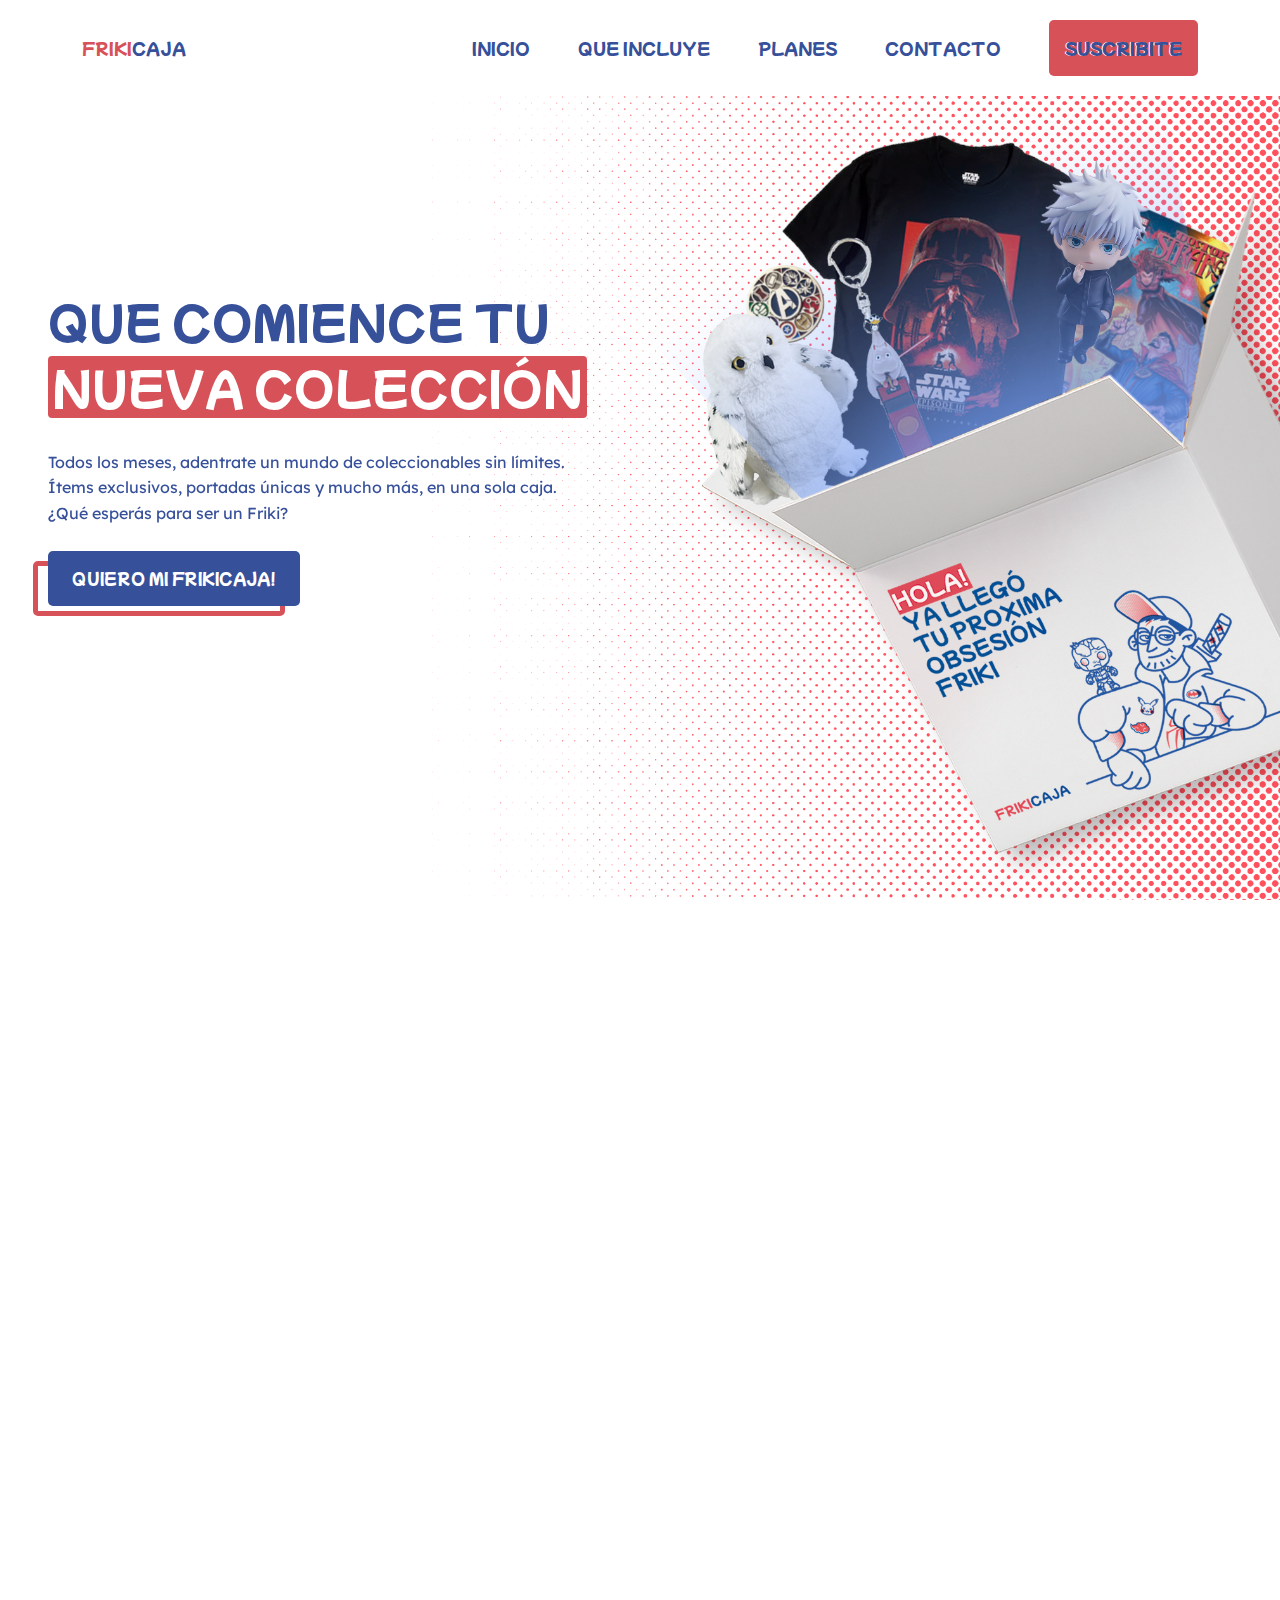
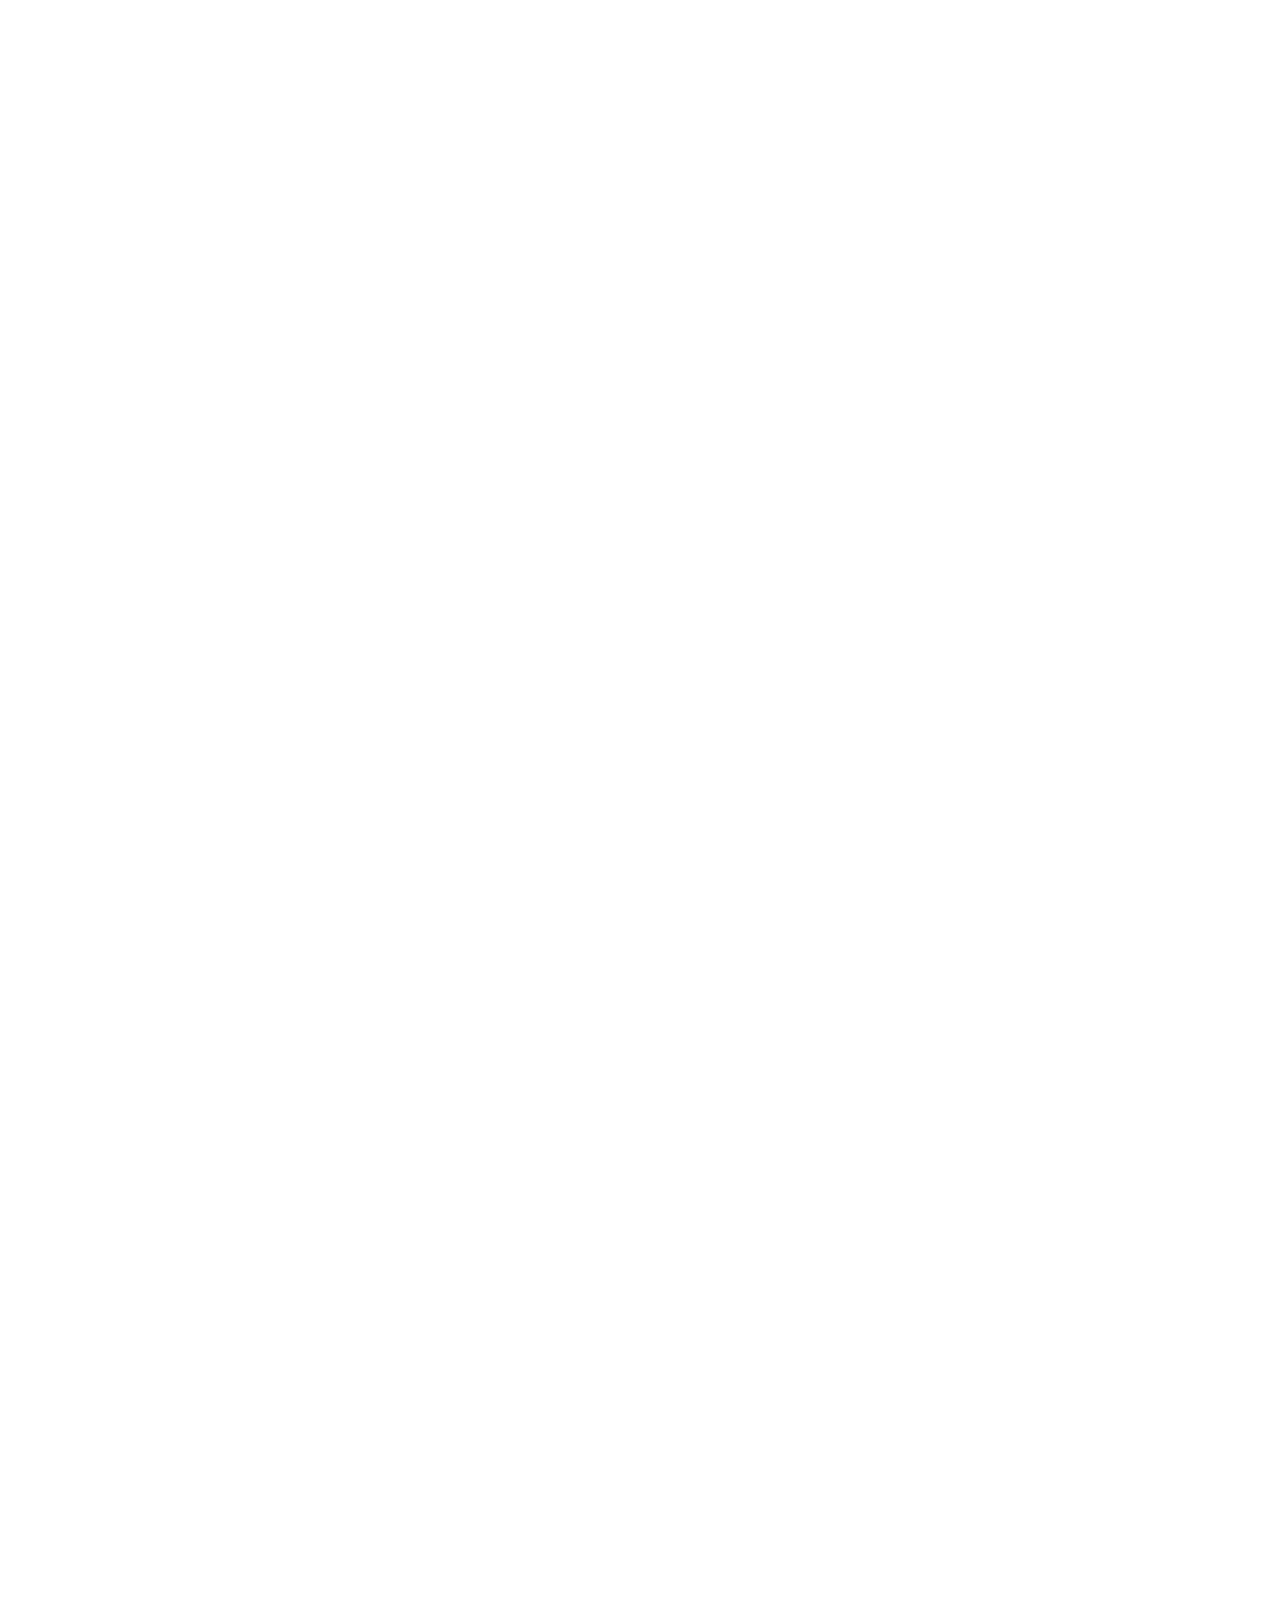
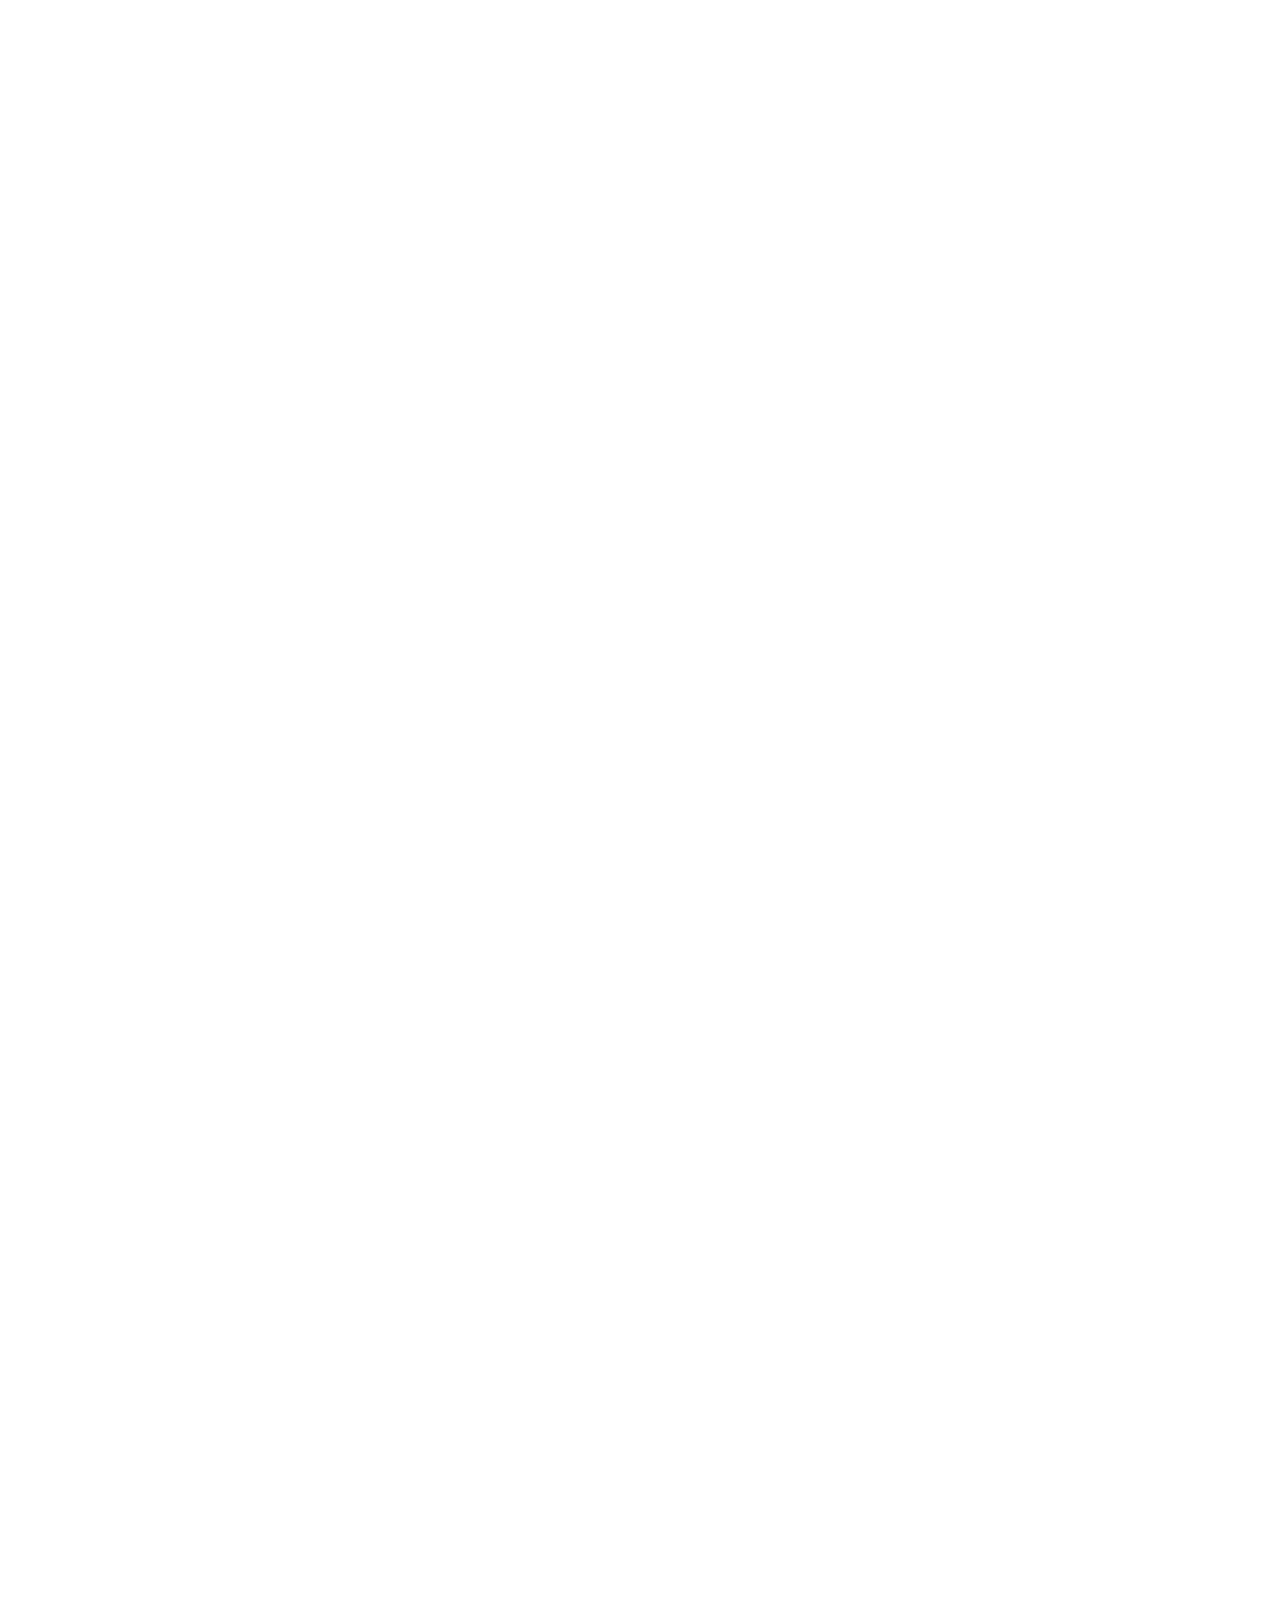
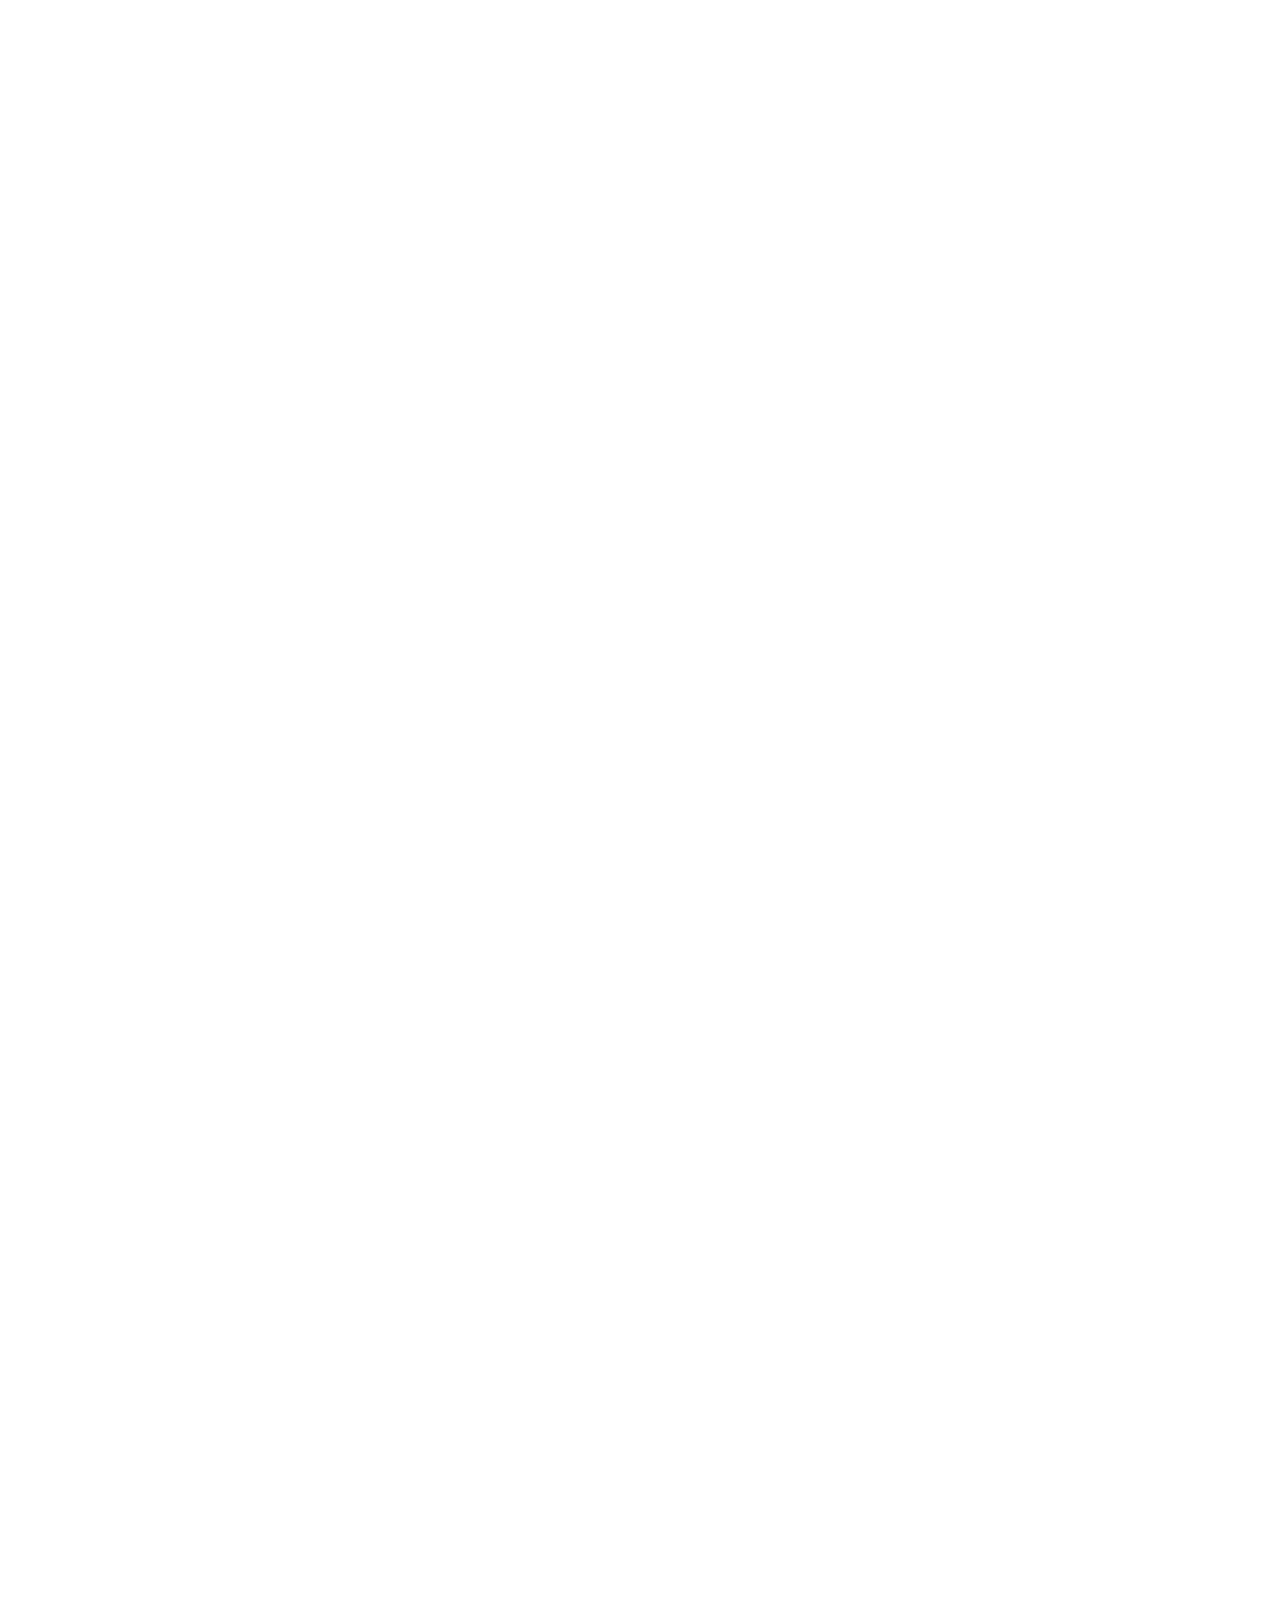
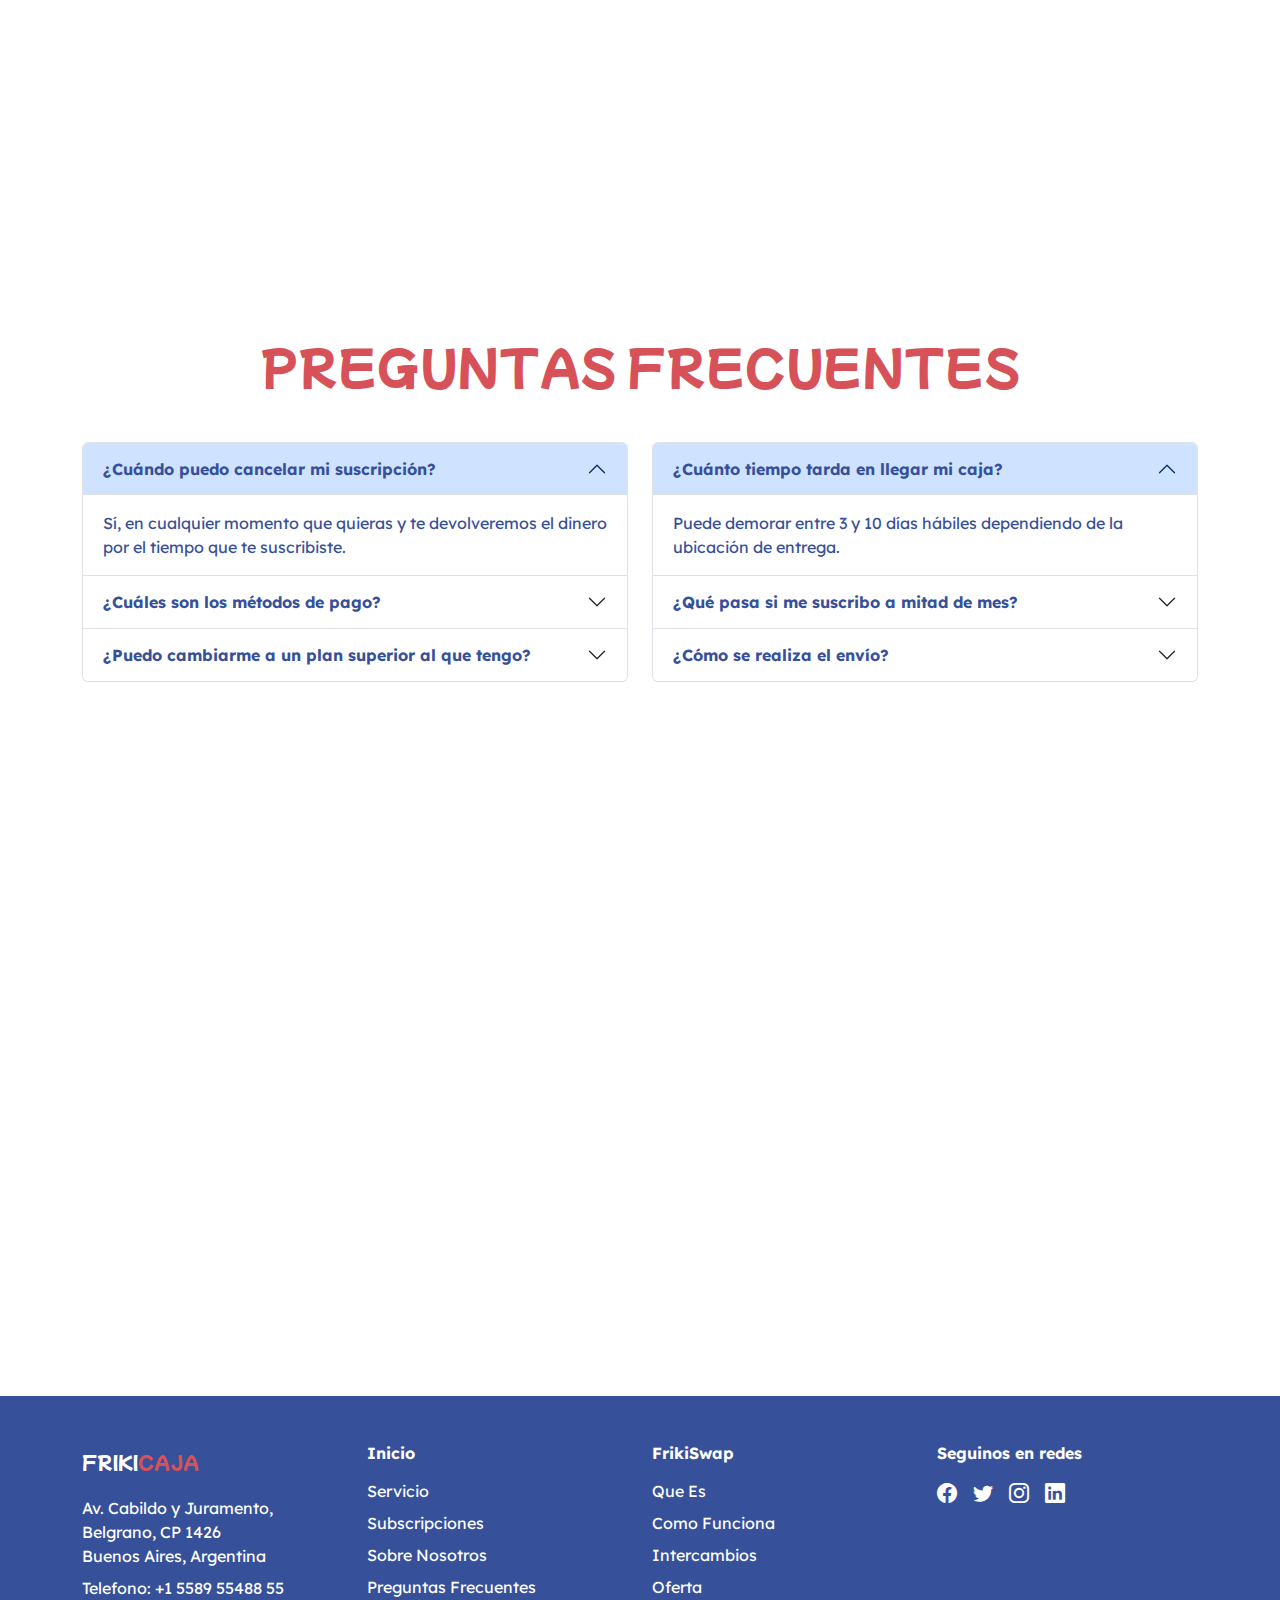
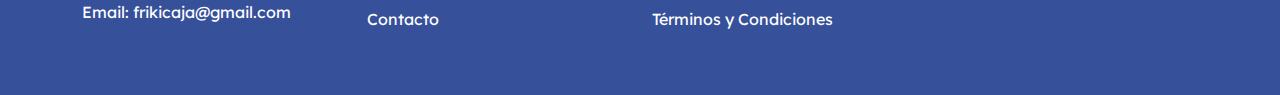
<file: friki-caja/home.html>
<!DOCTYPE html>
<html lang="en">

<head>
    <meta charset="UTF-8" />
    <meta name="viewport" content="width=device-width, initial-scale=1.0" />
    <title>FrikiCaja</title>

    <!-- Estilos -->
    <link rel="stylesheet" href="./index.css" />
    <link href="https://cdn.jsdelivr.net/npm/bootstrap@5.3.7/dist/css/bootstrap.min.css" rel="stylesheet"
        crossorigin="anonymous" />
    <link rel="stylesheet" href="https://cdn.jsdelivr.net/npm/bootstrap-icons@1.3.0/font/bootstrap-icons.css">
    <link href="https://unpkg.com/aos@2.3.4/dist/aos.css" rel="stylesheet" /> <!-- AOS -->
    <link rel="icon" type="image/png" href="/friki-caja/assets/pasos/new-icon-3.png">


    <!-- Scripts -->
    <script src="https://cdn.jsdelivr.net/npm/bootstrap@5.3.7/dist/js/bootstrap.bundle.min.js"></script>
</head>


<body>

    <div id="inicio"></div>

    <!-- BACK TO TOP -->
    <button id="back-to-top-btn" class="d-flex d-lg-none align-items-center justify-content-center active"> <i
            class="bi bi-arrow-up-short fs-4 text-white"></i></button>


    <!-- HEADER -->
    <header class="fixed-top bg-white d-flex align-items-center justify-content-between z-3 ">
        <div class="d-flex d-lg-none align-items-center justify-content-between container">
            <a href="./home.html" class="text-uppercase font-primary"><span class="color-primary">Friki</span><span
                    class="color-secondary">Caja</span></a>
            <button class="d-block d-lg-none" type="button" data-bs-toggle="collapse"
                data-bs-target="#navbarSupportedContent" aria-controls="navbarSupportedContent" aria-expanded="false"
                aria-label="Toggle navigation">
                <i class="bi bi-list fs-4"></i>
            </button>
        </div>

        <!-- NAV DESKTOP -->
        <div class="d-lg-flex d-none align-items-center justify-content-between container">
            <a href="./home.html" class="text-uppercase font-primary"><span class="color-primary">Friki</span><span
                    class="color-secondary">Caja</span></a>
            <nav class="d-none d-lg-flex flex-wrap align-items-center text-nowrap gap-5 font-primary">
                <div class="d-flex align-items-center gap-5 m-0 h-100">
                    <a class="nav-link" href="#inicio">Inicio</a>
                    <a class="nav-link" href="#que-hay-dentro">Que incluye</a>
                    <a class="nav-link" href="#planes">Planes</a>
                    <a class="nav-link" href="#contacto">Contacto</a>
                </div>
                <a class="btn-header" href="#planes">
                    <p>Suscribite</p>
                </a>
            </nav>
        </div>

        <!-- NAV MOBILE -->
        <nav class="collapse d-lg-none font-primary" id="navbarSupportedContent">
            <div
                class="d-flex flex-column gap-3 bg-white p-4 rounded-bottom position-absolute start-0 w-100 nav-mobile">
                <a class="nav-link" href="#inicio">Inicio</a>
                <a class="nav-link" href="#que-hay-dentro">Que incluye</a>
                <a class="nav-link" href="#planes">Planes</a>
                <a class="nav-link" href="#contacto">Contacto</a>
                <a class="btn-header" href="#planes">
                    <p>Suscribite</p>
                </a>
            </div>
        </nav>



    </header>


    <!-- HERO -->
    <section id="hero" class="d-flex align-items-center">
        <div class="container-fluid px-5">

            <div class="row align-items-center justify-content-between">
                <div class="col-12 col-lg-6 col-xl-8 d-flex flex-column align-items-center align-items-lg-start gap-4">
                    <h1 class="text-uppercase color-secondary d-flex flex-column gap-2 font-primary text-center text-lg-start"
                        data-aos="fade-up" data-aos-delay="100">
                        <span class="text-nowrap">Que comience tu</span>
                        <span class="bg-color-primary p-1 text-white rounded-1 text-nowrap">nueva colección</span>
                    </h1>
                    <p class="font-secondary color-secondary text-center text-lg-start" data-aos="fade-up"
                        data-aos-delay="200">
                        Todos los meses, adentrate un mundo de coleccionables sin límites. <br>
                        Ítems exclusivos, portadas únicas y mucho más, en una sola caja. <br>
                        ¿Qué esperás para ser un Friki?
                    </p>
                    <div class="cta-wrapper">
                        <button onclick="location.href='#planes'" class="cta">Quiero mi frikicaja!</button>
                        <span class="ctac"></span>
                    </div>
                </div>
                <div class="col-12 col-lg-6 col-xl-4 d-flex justify-content-center d-lg-none mt-3">
                    <img src="./assets/img-hero-full-mobile.png" class="img-fluid w-100" alt="">
                </div>
            </div>
        </div>
    </section>

    <main>
        <!-- QUIENES SOMOS -->
        <section id="quienes-somos" class="fullscreen-section d-flex flex-column align-items-center" data-aos="fade-up">

            <div class="container">
                <div class="row">

                    <div class="col-12 col-lg-6 order-2 order-lg-1">
                        <img src="./assets/quienes-somos-new.png" alt="FrikiCaja Hero Image" class="img-fluid w-100" />
                    </div>
                    <div class="col-12 col-lg-6 order-1 order-lg-2">
                        <div class="d-flex flex-column justify-content-evenly align-items-center h-100 gap-5">
                            <h1 class="title text-uppercase color-secondary" style="line-height: 1.6;"
                                data-aos="fade-up" data-aos-delay="50">
                                <span>¿QUIÉNES</span>
                                <span class="highlight-title" data-aos="fade-up" data-aos-delay="50">SOMOS?</span>
                            </h1>
                            <p class="font-secondary color-secondary text-center text-lg-start"><b
                                    class="text-uppercase">FrikiCaja</b> es una
                                <b>caja de subscripción mensual</b> que te trae <b>ítems exclusivos</b> del mundo del
                                cómic, ciencia ficción, anime y manga. Coleccioná <b>productos únicos</b>, conseguí
                                <b>ediciones
                                    limitadas</b> y accedé a <b>merchandising oficial</b> licenciado.
                                ¿Qué estas esperando para formar parte de la <b>comunidad Friki?</b>
                            </p>

                            <div class="row">
                                <div class="col text-center">
                                    <h1 class="fs-4 font-primary color-primary fw-bold">+5000</h1>
                                    <p class="font-secondary color-primary fs-6">FrikiCajas vendidas</p>
                                </div>
                                <div class="col text-center">
                                    <h1 class="fs-4 font-primary color-primary fw-bold">+150</h1>
                                    <p class="font-secondary color-primary fs-6">Items exclusivos</p>
                                </div>
                                <div class="col text-center">
                                    <h1 class="fs-4 font-primary color-primary fw-bold">+500</h1>
                                    <p class="font-secondary color-primary fs-6">FrikiSwaps realizados</p>
                                </div>

                            </div>

                        </div>
                    </div>


                </div>
            </div>
        </section>
        <!-- CÓMO FUNCIONA -->
        <section id="como-funciona" class="fullscreen-section  d-flex flex-column align-items-center"
            data-aos="fade-up">
            <div class="container">
                <h1 class="title text-uppercase color-secondary" data-aos="fade-up" data-aos-delay="50">
                    <span>¿CÓMO</span>
                    <span class="highlight-title" data-aos="fade-up" data-aos-delay="50">FUNCIONA?</span>
                </h1>
                <div class="mt-5 d-flex flex-column flex-lg-row justify-content-evenly gap-5 font-secondary">
                    <div class="d-flex flex-column align-items-center color-secondary" data-aos="fade-up"
                        data-aos-delay="100">
                        <div class="step-img"><img src="./assets/pasos/new-icon-1.png" alt=""></div>
                        <p style="font-weight: bold; font-family: Lexend;">SELECCIONÁ TU PLAN</p>
                        <p class=" text-center w-100">Elegí el nivel de
                            suscripción que más te guste dentro de nuestra web. </p>
                    </div>
                    <div class="d-flex flex-column align-items-center  color-secondary" data-aos="fade-up"
                        data-aos-delay="200">
                        <div class="step-img"><img src="./assets/pasos/new-icon-2.png" alt=""></div>
                        <p style="font-weight: bold; font-family: Lexend;">ELEGIMOS PARA VOS</p>
                        <p class=" text-center w-100">Nuestros FrikiExpertos escogen los mejores ítems
                            coleccionables.</p>
                    </div>
                    <div class="d-flex flex-column align-items-center color-secondary" data-aos="fade-up"
                        data-aos-delay="200">
                        <div class="step-img"><img src="./assets/pasos/new-icon-3.png" alt=""></div>
                        <p style="font-weight: bold; font-family: Lexend;">DISFRUTÁ TU FRIKICAJA</p>
                        <p class="color-secondary text-center w-100">Recibíste tu FrikiCaja, que comience tu nueva
                            colección!</p>
                    </div>

                </div>
            </div>

        </section>

        <!-- POR QUÉ ELEGIRNOS -->
        <section id="por-que-elegirnos" class="fullscreen-section d-flex flex-column align-items-center"
            data-aos="fade-up">

            <div class="container">
                <div class="row align-items-center justify-content-between">
                    <div class="col-12 col-lg-7 d-flex flex-column align-items-center align-items-lg-start gap-4 ">
                        <h1 class="title text-uppercase color-secondary d-flex flex-wrap align-items-center justify-content-center gap-2 text-center text-lg-start"
                            data-aos="fade-up" data-aos-delay="50">
                            <span>¿POR QUÉ</span>
                            <span class="highlight-title data-aos=" fade-up data-aos-delay="50">ELEGIRNOS?</span>
                        </h1>

                        <div class="d-flex align-items-center gap-3 w-100" style="line-height: 1.6;" data-aos="fade-up"
                            data-aos-delay="200">
                            <div id="checklist"><img src="./assets/por-que/checklist.png" alt="" /></div>
                            <div>
                                <h5>Cada caja es una sorpresa distinta</h5>
                                <p class="font-secondary color-secondary w-100">Una caja para todos los gustos,
                                    aseguramos
                                    que es raro, genial y 100% friki.</p>
                            </div>
                        </div>
                        <div class="d-flex align-items-center gap-3 w-100 mt-2" data-aos="fade-up">
                            <div id="checklist"><img src="./assets/por-que/checklist.png" alt="" /></div>
                            <div>
                                <h5>Piezas que se diferencian del resto</h5>
                                <p class="font-secondary color-secondary w-100">Coleccioná ítems únicos y ediciones
                                    especiales que no vas a conseguir en ninguna tienda. Hasta nuestra caja lo es!</p>
                            </div>
                        </div>
                        <div class="d-flex align-items-center gap-3 w-100 mt-2">
                            <div id="checklist"><img src="./assets/por-que/checklist.png" alt="" /></div>
                            <div>
                                <h5>FrikiSwap: intercambiá tus repetidos</h5>
                                <p class="font-secondary color-secondary w-100">Usá nuestro mercado para tradear tus
                                    ítems
                                    con la comunidad friki y expandir tu colección.</p>
                            </div>
                        </div>
                        <div class="cta-wrapper margin-left mt-2">
                            <button onclick="location.href='#planes'" class="cta">Quiero mi frikicaja!</button>
                            <span class="ctac"></span>
                        </div>
                    </div>
                    <div class="col-12 col-lg-5 d-flex justify-content-center ">
                        <img src="./assets/por-que/por-que-elegirnos-new.png" alt="FrikiCaja Hero Image"
                            class="img-fluid" />
                    </div>



                </div>
            </div>


        </section>

        <!-- Logos de Universos -->
        <section id="universos-new" data-aos="fade-up" data-aos-delay="100">
            <div class="container">

                <!-- Versión desktop -->
                <div class="d-none d-md-flex justify-content-center align-items-center gap-5 flex-wrap">
                    <img src="./assets/logos/logo-marvel.png" alt="Marvel" class="img-fluid"
                        style="max-height: 80px;" />
                    <img src="./assets/logos/logo-star-wars-new.png" alt="Star Wars" class="img-fluid"
                        style="max-height: 80px;" />
                    <img src="./assets/logos/logo-harry-potter.png" alt="Harry Potter" class="img-fluid"
                        style="max-height: 80px;" />
                    <img src="./assets/logos/logo-shonen-jump.png" alt="Shonen Jump" class="img-fluid"
                        style="max-height: 80px;" />
                    <img src="./assets/logos/logo-studio-ghibli.png" alt="Studio Ghibli" class="img-fluid"
                        style="max-height: 80px;" />
                </div>

                <!-- Versión mobile (carousel) -->
                <div class="d-md-none">
                    <h1 class="text-center font-primary color-primary text-uppercase mb-5 title" data-aos="fade-up">
                        Universos</h1>
                    <div id="universosCarousel" class="carousel slide" data-bs-ride="carousel" data-bs-interval="3000">
                        <div class="carousel-inner text-center">

                            <div class="carousel-item active">
                                <img src="./assets/logos/logo-marvel.png" class="img-fluid mx-auto" alt="Marvel"
                                    style="max-height: 100px;" />
                            </div>
                            <div class="carousel-item">
                                <img src="./assets/logos/logo-star-wars-new.png" class="img-fluid mx-auto"
                                    alt="Star Wars" style="max-height: 100px;" />
                            </div>
                            <div class="carousel-item">
                                <img src="./assets/logos/logo-harry-potter.png" class="img-fluid mx-auto"
                                    alt="Harry Potter" style="max-height: 100px;" />
                            </div>
                            <div class="carousel-item">
                                <img src="./assets/logos/logo-shonen-jump.png" class="img-fluid mx-auto"
                                    alt="Shonen Jump" style="max-height: 100px;" />
                            </div>
                            <div class="carousel-item">
                                <img src="./assets/logos/logo-studio-ghibli.png" class="img-fluid mx-auto"
                                    alt="Studio Ghibli" style="max-height: 100px;" />
                            </div>

                        </div>

                    </div>
                </div>
            </div>

        </section>



        <!-- PLANES -->
        <section id="planes" class="fullscreen-section d-flex flex-column align-items-center bg-color-primary"
            data-aos="fade-up" data-aos-delay="100">
            <div class="container">
                <h1 class="text-white text-uppercase title my-5">Nuestros Frikiplanes</h1>
                <div class="row gy-5">

                    <!-- PLAN: FrikiLite -->
                    <div class="col-12 col-lg-4">
                        <div class="plan-card" data-aos="zoom-in" data-aos-delay="200">
                            <div class="card-header w-100">
                                <img src="./assets/planes/plan-frikilite.png" alt="Plan FrikiLite"
                                    class="img-fluid w-100 object-fit-cover rounded-top" />
                                <h1 class="color-secondary text-uppercase font-primary fw-bold mt-3"
                                    style="font-size: clamp(28px, 3.2vw, 32px) !important;">Plan <br> Frikilite</h1>
                            </div>

                            <div class="card-body flex-grow-1 d-flex flex-column justify-content-between w-100">
                                <ul class="font-secondary text-start px-3">
                                    <li class="d-flex align-items-baseline">
                                        <i class="bi bi-check-circle-fill fs-4 color-primary"></i>
                                        <span class="ms-2 fs-6 color-secondary">Figurín de vinilo de un Universo</span>
                                    </li>
                                    <li class="d-flex align-items-baseline">
                                        <i class="bi bi-check-circle-fill fs-4 color-primary"></i>
                                        <span class="ms-2 fs-6 color-secondary">Peluche pequeño relleno de
                                            algodón</span>
                                    </li>
                                    <li class="d-flex align-items-baseline">
                                        <i class="bi bi-check-circle-fill fs-4 color-primary"></i>
                                        <span class="ms-2 fs-6 color-secondary">Llavero con colgante</span>
                                    </li>
                                    <li class="d-flex align-items-baseline">
                                        <i class="bi bi-gift-fill fs-4 color-primary"></i>
                                        <span class="ms-2 fs-6 color-primary fw-bold">Pin esmaltado</span>
                                    </li>
                                </ul>
                            </div>

                            <div class="card-footer w-100 text-center mt-auto">
                                <h1 class="color-primary fw-bold font-secondary mt-2 mb-2">AR$ 149.000
                                    <span class="fw-normal" style="font-size: clamp(12px, 1.2vw, 20px);">/mes</span>
                                </h1>
                                <div class="cta-wrapper">
                                    <button onclick="location.href='/friki-caja/detalle.html'" class="cta">Elegir plan</button>
                                    <span class="ctac"></span>
                                </div>
                            </div>
                        </div>
                    </div>

                    <!-- PLAN: FrikiPlus -->
                    <div class="col-12 col-lg-4">
                        <div class="plan-card position-relative" data-aos="zoom-in" data-aos-delay="200">
                            <div
                                class="badge-popular text-uppercase fw-bold bg-color-primary font-secondary text-white">
                                El más elegido
                            </div>
                            <div class="card-header w-100">
                                <img src="./assets/planes/plan-frikiplus.png" alt="Plan FrikiPlus"
                                    class="img-fluid w-100 object-fit-cover rounded-top" />
                                <h1 class="color-secondary text-uppercase font-primary fw-bold mt-3"
                                    style="font-size: clamp(28px, 3.2vw, 32px) !important;">Plan <br> FrikiPlus</h1>
                            </div>

                            <div class="card-body flex-grow-1 d-flex flex-column justify-content-between w-100">
                                <ul class="font-secondary text-start px-3">
                                    <li class="d-flex align-items-baseline">
                                        <i class="bi bi-check-circle-fill fs-4 color-primary"></i>
                                        <span class="ms-2 fs-6 color-secondary">Figurín de vinilo de un Universo</span>
                                    </li>
                                    <li class="d-flex align-items-baseline">
                                        <i class="bi bi-check-circle-fill fs-4 color-primary"></i>
                                        <span class="ms-2 fs-6 color-secondary">Peluche pequeño relleno de
                                            algodón</span>
                                    </li>
                                    <li class="d-flex align-items-baseline">
                                        <i class="bi bi-check-circle-fill fs-4 color-primary"></i>
                                        <span class="ms-2 fs-6 color-secondary">Llavero con colgante</span>
                                    </li>
                                    <li class="d-flex align-items-baseline">
                                        <i class="bi bi-gift-fill fs-4 color-primary"></i>
                                        <span class="ms-2 fs-6 color-primary fw-bold">Pin esmaltado</span>
                                    </li>
                                    <li class="d-flex align-items-baseline">
                                        <i class="bi bi-gift-fill fs-4 color-primary"></i>
                                        <span class="ms-2 fs-6 color-primary fw-bold">Remera Edición Limitada</span>
                                    </li>
                                </ul>
                            </div>

                            <div class="card-footer w-100 text-center mt-auto">
                                <h1 class="color-primary fw-bold font-secondary mt-2 mb-2">AR$ 155.000
                                    <span class="fw-normal" style="font-size: clamp(12px, 1.2vw, 20px);">/mes</span>
                                </h1>
                                <div class="cta-wrapper">
                                    <button onclick="location.href='/friki-caja/detalle.html'" class="cta">Elegir plan</button>
                                    <span class="ctac"></span>
                                </div>
                            </div>
                        </div>
                    </div>

                    <!-- PLAN: FrikiPremium -->
                    <div class="col-12 col-lg-4">
                        <div class="plan-card" data-aos="zoom-in" data-aos-delay="200">
                            <div class="card-header w-100">
                                <img src="./assets/planes/plan-frikipremium.png" alt="Plan FrikiPremium"
                                    class="img-fluid w-100 object-fit-cover rounded-top" />
                                <h1 class="color-secondary text-uppercase font-primary fw-bold mt-3"
                                    style="font-size: clamp(28px, 3.2vw, 32px) !important;">Plan <br> FrikiPremium</h1>
                            </div>

                            <div class="card-body flex-grow-1 d-flex flex-column justify-content-between w-100">
                                <ul class="font-secondary text-start px-3">
                                    <li class="d-flex align-items-baseline">
                                        <i class="bi bi-check-circle-fill fs-4 color-primary"></i>
                                        <span class="ms-2 fs-6 color-secondary">Dos figurines de vinilo de un
                                            Universo</span>
                                    </li>
                                    <li class="d-flex align-items-baseline">
                                        <i class="bi bi-check-circle-fill fs-4 color-primary"></i>
                                        <span class="ms-2 fs-6 color-secondary">Peluche mediano relleno de
                                            algodón</span>
                                    </li>
                                    <li class="d-flex align-items-baseline">
                                        <i class="bi bi-check-circle-fill fs-4 color-primary"></i>
                                        <span class="ms-2 fs-6 color-secondary">Llavero con colgante y accesorio</span>
                                    </li>
                                    <li class="d-flex align-items-baseline">
                                        <i class="bi bi-gift-fill fs-4 color-primary"></i>
                                        <span class="ms-2 fs-6 color-primary fw-bold">Dos pines esmaltados</span>
                                    </li>
                                    <li class="d-flex align-items-baseline">
                                        <i class="bi bi-gift-fill fs-4 color-primary"></i>
                                        <span class="ms-2 fs-6 color-primary fw-bold">Remera Edición Limitada</span>
                                    </li>
                                    <li class="d-flex align-items-baseline">
                                        <i class="bi bi-gift-fill fs-4 color-primary"></i>
                                        <span class="ms-2 fs-6 color-primary fw-bold">Acceso prioritario a
                                            FrikiSwap</span>
                                    </li>
                                </ul>
                            </div>

                            <div class="card-footer w-100 text-center mt-auto">
                                <h1 class="color-primary fw-bold font-secondary mt-2 mb-2">AR$ 160.000
                                    <span class="fw-normal" style="font-size: clamp(12px, 1.2vw, 20px);">/mes</span>
                                </h1>
                                <div class="cta-wrapper">
                                    <button onclick="location.href='/friki-caja/detalle.html'" class="cta">Elegir plan</button>
                                    <span class="ctac"></span>
                                </div>
                            </div>
                        </div>
                    </div>

                </div>
            </div>
        </section>
        <!-- ¿QUÉ HAY DENTRO? -->
        <section id="que-hay-dentro" class="fullscreen-section d-flex flex-column align-items-center" data-aos="fade-up"
            data-aos-delay="100">
            <div class="container">
                <div class="d-flex flex-column align-items-center">
                    <div class="w-100 mb-5">
                        <!-- Carrusel -->
                        <div id="carouselQueHay" class="carousel slide" data-bs-ride="carousel" data-bs-interval="1500"
                            data-bs-pause="false">
                            <!-- carousel-indicators y carousel-inner -->
                        </div>
                    </div>

                    <div class="w-100 text-center">
                        <!-- Título y texto -->
                        <h1 class="title text-uppercase color-secondary" style="line-height: 1.6;" data-aos="fade-up"
                            data-aos-delay="50">
                            <span>¿QUÉ HAY</span>
                            <span class="highlight-title">ADENTRO?</span>
                        </h1>


                        <div id="carouselQueHay" class="carousel slide" data-bs-ride="carousel" data-bs-interval="1500"
                            data-bs-pause="false">

                            <div class="carousel-indicators d-none d-md-flex">
                                <button type="button" data-bs-target="carouselQueHay" data-bs-slide-to="0"
                                    class="active" aria-current="true" aria-label="Slide 1"></button>
                                <button type="button" data-bs-target="carouselQueHay" data-bs-slide-to="1"
                                    aria-label="Slide 2"></button>
                                <button type="button" data-bs-target="carouselQueHay" data-bs-slide-to="2"
                                    aria-label="Slide 3"></button>
                                <button type="button" data-bs-target="carouselQueHay" data-bs-slide-to="3"
                                    aria-label="Slide 4"></button>
                                <button type="button" data-bs-target="carouselQueHay" data-bs-slide-to="4"
                                    aria-label="Slide 5"></button>
                                <!-- agregá más según los slides -->
                            </div>

                            <div class="carousel-inner text-center">
                                <div class="carousel-item active">
                                    <img src="./assets/que-hay/quehaydentro-1.png" class="w-100" alt="Item 1" />
                                </div>
                                <div class="carousel-item">
                                    <img src="./assets/que-hay/quehaydentro-2.png" class="w-100" alt="Item 2" />
                                </div>
                                <div class="carousel-item">
                                    <img src="./assets/que-hay/quehaydentro-3.png" class="w-100" alt="Item 3" />
                                </div>
                                <div class="carousel-item">
                                    <img src="./assets/que-hay/quehaydentro-4.png" class="w-100" alt="Item 4" />
                                </div>
                                <div class="carousel-item">
                                    <img src="./assets/que-hay/quehaydentro-5.png" class="w-100" alt="Item 5" />
                                </div>

                            </div>
                        </div>
                    </div>
                    <div class="w-100 mb-5 carousel-wrapper">
                        <div id="carouselQueHay" class="carousel slide" data-bs-ride="carousel" data-bs-interval="1500"
                            data-bs-pause="false">
                            <!-- carousel-indicators y carousel-inner -->
                        </div>
                    </div>

        </section>


        <!-- FRIKI SWAP -->
        <section id="frikiswap" class="fullscreen-section d-flex flex-column align-items-center bg-white"
            data-aos="fade-up">
            <div class="container">
                <h1 class="title text-uppercase color-secondary mb-5" data-aos="fade-up" data-aos-delay="50">
                    <span>FRIKISWAP:</span>
                    <span class="highlight-title" data-aos="fade-up" data-aos-delay="50">¡INTERCAMBIÁ!</span>
                </h1>
                <p class="font-secondary text-center fw-bold color-secondary mb-2">
                    Si se repite algún ítem de tu colección, no pasa nada!
                </p>
                <p class="font-secondary text-center color-secondary mb-5">
                    Con tu suscripción accedés a un mercado de intercambios de ítems, FrikiSwap, donde podrás hacer
                    ofertas o trueques por tus duplicados.
                </p>

                <div class="row row-cols-1 row-cols-md-2 row-cols-lg-4 g-4">
                    <!-- CARD 1 -->
                    <div class="col">
                        <div class="card">
                            <img src="./assets/friki-swap/frikiswap-llavero-ponyo.jpeg" class="card-img-top img-fluid"
                                alt="Llavero Ponyo">
                            <div class="card-body d-flex flex-column justify-content-between">
                                <div>
                                    <h5 class="card-title text-uppercase color-primary font-primary">CAMBIO Llavero
                                        Ponyo</h5>

                                    <p class="font-secondary color-secondary small">@miyazakifan1: Hola Frikis! Busco
                                        swappear uno de mis llaveros Ghibli para completar mi colección. ¿Alguien tiene
                                        al Gatobus?</p>
                                </div>
                                <button class="btn bg-color-primary text-white mt-3">QUIERO</button>
                            </div>
                        </div>
                    </div>

                    <!-- CARD 2 -->
                    <div class="col">
                        <div class="card">
                            <img src="./assets/friki-swap/frikiswap-remera-starwars.jpeg" class="card-img-top img-fluid"
                                alt="Remera Star Wars">
                            <div class="card-body d-flex flex-column justify-content-between">
                                <div>
                                    <h5 class="card-title text-uppercase color-primary font-primary">OFERTO Remera Star
                                        Wars</h5>
                                    <p class="font-secondary color-secondary small">@maythe4bewithyou: Hola comunidad!
                                        Vendo esta reme exclusiva que vino en la caja de marzo. Está como nueva. Sin
                                        uso. Precio al MD.</p>
                                </div>
                                <button class="btn bg-color-primary text-white mt-3">QUIERO</button>
                            </div>
                        </div>
                    </div>

                    <!-- CARD 3 -->
                    <div class="col">
                        <div class="card">
                            <img src="./assets/friki-swap/frikiswap-plush-harrypotter.jpeg"
                                class="card-img-top img-fluid" alt="Plushie Harry Potter">
                            <div class="card-body d-flex flex-column justify-content-between">
                                <div>
                                    <h5 class="card-title text-uppercase color-primary font-primary">OFERTO Plushie
                                        Harry Potter</h5>
                                    <p class="font-secondary color-secondary small">@theboywholived2: Buenas. Alguien
                                        busca un peluche de Harry? Tengo repetido el de la derecha. Si interesa, también
                                        incluyo a Dumbledore. Abro inbox!</p>
                                </div>
                                <button class="btn mt-3">QUIERO</button>
                            </div>
                        </div>
                    </div>


                    <!-- CARD 4 -->
                    <div class="col">
                        <div class="card">
                            <img src="./assets/friki-swap/frikiswap-pin-spiderman.jpeg" class="card-img-top img-fluid"
                                alt="Pin Spiderman">
                            <div class="card-body d-flex flex-column justify-content-between">
                                <div>
                                    <h5 class="card-title text-uppercase color-primary font-primary">CAMBIO Pin
                                        Spiderman</h5>
                                    <p class="font-secondary color-secondary small">@iloveyou3000: Hola estimados
                                        Frikis, busco swappear este pin de Spiderman por uno de IronMan, ¿alguno que le
                                        sobre uno? Graciaassss</p>
                                </div>
                                <button class="btn bg-color-primary text-white mt-3">QUIERO</button>
                            </div>
                        </div>
                    </div>
                </div>
            </div>
        </section>


        <!-- QUE OPINAN NUESTROS FRIKIS-->
        <section id="opiniones" class="fullscreen-section d-flex flex-column align-items-center bg-white"
            data-aos="fade-up">
            <div class="container">
                <h1 class="title text-uppercase color-secondary d-flex flex-wrap align-items-center justify-content-center gap-2 text-center text-lg-start mb-5"
                    data-aos="fade-up" data-aos-delay="50">
                    <span>¿QUÉ OPINAN
                    </span>
                    <span class="highlight-title" fade-up data-aos-delay="50">NUESTROS FRIKIS?</span>
                </h1>

                <div class="row row-cols-1 row-cols-md-2 row-cols-lg-3 g-4">
                    <!-- Opinión 1 -->
                    <div class="col">
                        <div class="card h-100 text-center p-4" data-aos="fade-up" data-aos-delay="50">
                            <img src="./assets/que-opinan/gal.jpeg" class="rounded-circle mx-auto mb-3" alt="Gal"
                                width="100" height="100" style="object-fit: cover;">
                            <h5 class="color-secondary font-primary mb-0">GAL</h5>
                            <p class="font-secondary color-secondary small mb-1">Plan FrikiPlus</p>
                            <div class="mb-3">
                                <i class="bi bi-star-fill text-danger"></i>
                                <i class="bi bi-star-fill text-danger"></i>
                                <i class="bi bi-star-fill text-danger"></i>
                                <i class="bi bi-star-fill text-danger"></i>
                                <i class="bi bi-star-fill text-danger"></i>
                            </div>
                            <p class="font-secondary color-secondary small">"Hay ítems que solo los verdaderos fans van
                                a reconocer. En la última caja me tocó un pin hermoso. FrikiCaja siempre tiene esa
                                mezcla perfecta entre sorpresa, rareza y guiños bien frikis. Recomiendo."</p>
                        </div>
                    </div>

                    <!-- Opinión 2 -->
                    <div class="col">
                        <div class="card h-100 text-center p-4" data-aos="fade-up" data-aos-delay="50">
                            <img src="./assets/que-opinan/steff.jpeg" class="rounded-circle mx-auto mb-3" alt="Steff"
                                width="100" height="100" style="object-fit: cover;">
                            <h5 class="color-secondary font-primary mb-0">STEFF</h5>
                            <p class="font-secondary color-secondary small mb-1">Plan FrikiPremium</p>
                            <div class="mb-3">
                                <i class="bi bi-star-fill text-danger"></i>
                                <i class="bi bi-star-fill text-danger"></i>
                                <i class="bi bi-star-fill text-danger"></i>
                                <i class="bi bi-star-fill text-danger"></i>
                                <i class="bi bi-star-fill text-danger"></i>
                            </div>
                            <p class="font-secondary color-secondary small">"Es como abrir un portal a mi lado más nerd.
                                Todo viene bien presentado, y los ítems se sienten premium. ¡Ya intercambié en el
                                FrikiSwap una figura repetida!"</p>
                        </div>
                    </div>

                    <!-- Opinión 3 -->
                    <div class="col">
                        <div class="card h-100 text-center p-4" data-aos="fade-up" data-aos-delay="50">
                            <img src="./assets/que-opinan/tadeo.jpeg" class="rounded-circle mx-auto mb-3" alt="Tadeo"
                                width="100" height="100" style="object-fit: cover;">
                            <h5 class="color-secondary font-primary mb-0">TADEO</h5>
                            <p class="font-secondary color-secondary small mb-1">Plan FrikiLite</p>
                            <div class="mb-3">
                                <i class="bi bi-star-fill text-danger"></i>
                                <i class="bi bi-star-fill text-danger"></i>
                                <i class="bi bi-star-fill text-danger"></i>
                                <i class="bi bi-star-fill text-danger"></i>
                                <i class="bi bi-star-fill text-danger"></i>
                            </div>
                            <p class="font-secondary color-secondary small">"Pensé que era otra caja más, pero superó
                                mis expectativas. Está pensada para fans de verdad, y se nota. Me tocó un pin exclusivo
                                que ya está en mi mochila."</p>
                        </div>
                    </div>
                </div>
            </div>
        </section>


        <!-- PREGUNTAS FRECUENTES -->
        <section id="preguntas-frecuentes" class="fullscreen-section d-flex flex-column align-items-center">
            <div class="container">
                <h1 class="text-uppercase color-primary font-primary title my-5 text-center">Preguntas Frecuentes</h1>
                <div class="row row-cols-1 row-cols-lg-2 g-4">
                    <!-- Columna 1 -->
                    <div class="col">
                        <div class="accordion" id="accordionLeft">
                            <div class="accordion-item">
                                <h2 class="accordion-header">
                                    <button class="accordion-button" type="button" data-bs-toggle="collapse"
                                        data-bs-target="#faq1" aria-expanded="true" aria-controls="faq1">
                                        ¿Cuándo puedo cancelar mi suscripción?
                                    </button>
                                </h2>
                                <div id="faq1" class="accordion-collapse collapse show" data-bs-parent="#accordionLeft">
                                    <div class="accordion-body">
                                        Sí, en cualquier momento que quieras y te devolveremos el dinero por el tiempo
                                        que te suscribiste.
                                    </div>
                                </div>
                            </div>
                            <div class="accordion-item">
                                <h2 class="accordion-header">
                                    <button class="accordion-button collapsed" type="button" data-bs-toggle="collapse"
                                        data-bs-target="#faq2" aria-expanded="false" aria-controls="faq2">
                                        ¿Cuáles son los métodos de pago?
                                    </button>
                                </h2>
                                <div id="faq2" class="accordion-collapse collapse" data-bs-parent="#accordionLeft">
                                    <div class="accordion-body">
                                        Aceptamos tarjeta de crédito, débito, y billeteras virtuales como Mercado Pago y
                                        Ualá.
                                    </div>
                                </div>
                            </div>
                            <div class="accordion-item">
                                <h2 class="accordion-header">
                                    <button class="accordion-button collapsed" type="button" data-bs-toggle="collapse"
                                        data-bs-target="#faq3" aria-expanded="false" aria-controls="faq3">
                                        ¿Puedo cambiarme a un plan superior al que tengo?
                                    </button>
                                </h2>
                                <div id="faq3" class="accordion-collapse collapse" data-bs-parent="#accordionLeft">
                                    <div class="accordion-body">
                                        Sí, podés hacer el upgrade desde tu perfil y el cambio se aplicará en tu próxima
                                        caja.
                                    </div>
                                </div>
                            </div>
                        </div>
                    </div>

                    <!-- Columna 2 -->
                    <div class="col">
                        <div class="accordion" id="accordionRight">
                            <div class="accordion-item">
                                <h2 class="accordion-header">
                                    <button class="accordion-button" type="button" data-bs-toggle="collapse"
                                        data-bs-target="#faq4" aria-expanded="true" aria-controls="faq4">
                                        ¿Cuánto tiempo tarda en llegar mi caja?
                                    </button>
                                </h2>
                                <div id="faq4" class="accordion-collapse collapse show"
                                    data-bs-parent="#accordionRight">
                                    <div class="accordion-body">
                                        Puede demorar entre 3 y 10 días hábiles dependiendo de la ubicación de entrega.
                                    </div>
                                </div>
                            </div>
                            <div class="accordion-item">
                                <h2 class="accordion-header">
                                    <button class="accordion-button collapsed" type="button" data-bs-toggle="collapse"
                                        data-bs-target="#faq5" aria-expanded="false" aria-controls="faq5">
                                        ¿Qué pasa si me suscribo a mitad de mes?
                                    </button>
                                </h2>
                                <div id="faq5" class="accordion-collapse collapse" data-bs-parent="#accordionRight">
                                    <div class="accordion-body">
                                        Recibirás tu caja en la próxima tanda de envíos. Siempre te notificamos cuándo
                                        se despacha.
                                    </div>
                                </div>
                            </div>
                            <div class="accordion-item">
                                <h2 class="accordion-header">
                                    <button class="accordion-button collapsed" type="button" data-bs-toggle="collapse"
                                        data-bs-target="#faq6" aria-expanded="false" aria-controls="faq6">
                                        ¿Cómo se realiza el envío?
                                    </button>
                                </h2>
                                <div id="faq6" class="accordion-collapse collapse" data-bs-parent="#accordionRight">
                                    <div class="accordion-body">
                                        Usamos correo puerta a puerta a todo el país. Te enviamos un código de
                                        seguimiento apenas sale del depósito.
                                    </div>
                                </div>
                            </div>
                        </div>
                    </div>
                </div>
            </div>
        </section>



        <!-- Contactanos-->
        <section id="contacto" class="fullscreen-section d-flex align-items-center" data-aos="fade-up">
            <div class="container">
                <div class="row align-items-center justify-content-center">

                    <!-- Formulario -->
                    <div class="col-12 col-lg-6">
                        <h1 class="text-uppercase title text-center mb-4">Contactanos</h1>

                        <form class="font-secondary">
                            <div class="mb-3">
                                <input type="text" class="form-control custom-input" placeholder="Nombre">
                            </div>
                            <div class="mb-3">
                                <input type="tel" class="form-control custom-input" placeholder="Celular">
                            </div>
                            <div class="mb-3">
                                <input type="email" class="form-control custom-input" placeholder="Correo Electrónico">
                            </div>
                            <div class="mb-3">
                                <textarea class="form-control custom-input" rows="5" placeholder="Mensaje"></textarea>
                            </div>
                            <div class="cta-wrapper mt-3">
                                <button type="submit" class="cta">ENVIAR</button>
                                <span class="ctac"></span>
                            </div>
                        </form>
                    </div>
                </div>
            </div>
        </section>

    </main>


    <!--Footer-->

    <footer id="footer" class="bg-color-secondary text-white py-5">
        <div class="container">
            <div class="row gy-4">
                <!-- Columna 1: Marca -->
                <div class="col-12 col-md-6 col-lg-3">
                    <h5 class="font-primary">
                        <span class="text-white">FRIKI</span><span class="color-primary">CAJA</span>
                    </h5>
                    <p class="font-secondary mt-3">Av. Cabildo y Juramento, Belgrano, CP 1426<br>Buenos Aires, Argentina
                    </p>
                    <p class="font-secondary mt-2">Telefono: +1 5589 55488 55</p>
                    <p class="font-secondary">Email: frikicaja@gmail.com</p>
                </div>

                <!-- Columna 2: Navegación -->
                <div class="col-12 col-md-6 col-lg-3">
                    <h6 class="fw-bold font-secondary">Inicio</h6>
                    <ul class="list-unstyled font-secondary mt-3">
                        <li><a href="#planes" class="text-white">Servicio</a></li>
                        <li><a href="#planes" class="text-white">Subscripciones</a></li>
                        <li><a href="#quienes-somos" class="text-white">Sobre Nosotros</a></li>
                        <li><a href="#preguntas-frecuentes" class="text-white">Preguntas Frecuentes</a></li>
                        <li><a href="#contacto" class="text-white">Contacto</a></li>
                    </ul>
                </div>

                <!-- Columna 3: FrikiSwap -->
                <div class="col-12 col-md-6 col-lg-3">
                    <h6 class="fw-bold font-secondary">FrikiSwap</h6>
                    <ul class="list-unstyled font-secondary mt-3">
                        <li><a href="#frikiswap" class="text-white">Que Es</a></li>
                        <li><a href="#como-funciona" class="text-white">Como Funciona</a></li>
                        <li><a href="#frikiswap" class="text-white">Intercambios</a></li>
                        <li><a href="#opiniones" class="text-white">Oferta</a></li>
                        <li><a href="#" class="text-white">Términos y Condiciones</a></li>
                    </ul>
                </div>

                <!-- Columna 4: Redes -->
                <div class="col-12 col-md-6 col-lg-3">
                    <h6 class="fw-bold font-secondary mb-3">Seguinos en redes</h6>
                    <div class="d-flex gap-3 fs-5">
                        <a href="#" class="text-white"><i class="bi bi-facebook"></i></a>
                        <a href="#" class="text-white"><i class="bi bi-twitter"></i></a>
                        <a href="#" class="text-white"><i class="bi bi-instagram"></i></a>
                        <a href="#" class="text-white"><i class="bi bi-linkedin"></i></a>
                    </div>
                </div>
            </div>
        </div>
    </footer>


    <!-- Script AOS y Scroll -->
    <script src="https://unpkg.com/aos@2.3.4/dist/aos.js"></script>
    <script>
        AOS.init({ duration: 800, once: true });

        const header = document.querySelector("header");
        window.addEventListener("scroll", () => {
            header.classList.toggle("scrolled", window.scrollY > 50);
        });


        const backToTopBtn = document.getElementById("back-to-top-btn");

        backToTopBtn.addEventListener("click", () => {
            window.scrollTo({ top: 0, behavior: "smooth" });
        });

        window.addEventListener("scroll", () => {
            if (window.scrollY > 100) {
                backToTopBtn.style.display = "block";
            } else {
                backToTopBtn.style.display = "none";
            }
        });

    </script>
</body>

</html>

</body>


</html>
</file>
<file: friki-caja/index.css>
@import url("https://fonts.googleapis.com/css2?family=Lexend:wght@100..900&family=Mochiy+Pop+One&display=swap");

/* ----- Variables ----- */
:root {
  --height-header: 96px;
  --height-section: 100vh;
  --color-primary: #d75159;
  --color-secondary: #36509a;
  --color-secondary-dark: #b14349;
  --spacing-section: 65px;
  --font-primary: "Mochiy Pop One", sans-serif;
  --font-secondary: "Lexend", sans-serif;
}

/* ----- Tipografías ----- */
.font-primary {
  font-family: "Mochiy Pop One", sans-serif;
  font-style: normal;
  font-weight: 400;
}

.font-secondary {
  font-family: "Lexend", sans-serif;
  font-style: normal;
  font-weight: 400;
}

.title {
  font-family: "Mochiy Pop One", sans-serif;
  color: var(--color-primary);
  font-size: clamp(24px, 3.6vw, 50px);
  font-weight: 400;
  letter-spacing: 0%;
  text-align: center;
  vertical-align: middle;
}

.highlight-title {
  background-color: var(--color-primary);
  color: white;
  padding: 0.5rem 1rem;
  border-radius: 6px;
  display: inline-block;
 

}

/* ----- Hero ----- */


#hero {
  height: var(--height-section);
  background-image: url('./assets/img-hero-full.png');
  background-size: cover;
  background-position: center;
  background-repeat: no-repeat;
  background-color: #ffffff;
  display: flex;
  align-items: center;
}

@media (max-width: 992px){
  #hero{
    background-image: none;
  }
}


#hero h1 {
  font-size: clamp(24px, 3.5vw, 64px);
  font-weight: 400;
  letter-spacing: 0%;
  text-align: center;
}

#hero p {
  font-weight: 400;
  font-size: clamp(16px, 1vw, 24px);
  line-height: clamp(20px, 2vw, 36px);
  letter-spacing: 0%;
}

/* Como funciona */

.step-img {
  height: 200px;
  width: 200px;
}

.step-img img {
  height: 100%;
  object-fit: contain;
  width: 100%;
}

.step-title {
  font-family: "Lexend", sans-serif !important;
  font-size: clamp(16px, 2.5vw, 24px) !important;
  font-weight: bold !important;
}

#como-funciona h6 {
  font-size: clamp(12px, 2.5vw, 16px) !important;
}

/* ----- Colores ----- */
.color-primary {
  color: var(--color-primary);
}

.color-secondary {
  color: var(--color-secondary);
}

.bg-color-primary {
  background-color: var(--color-primary);
}

.bg-color-secondary {
  background-color: var(--color-secondary);
}

/* ----- Overrides ----- */
body {
  margin: 0;
  padding: 0;
  overflow-x: hidden;
}

a:link,
a:visited,
a:hover,
a:active {
  text-decoration: none;
}

button,
input[type="submit"],
input[type="reset"] {
  background: none;
  border: none;
  color: inherit;
  cursor: pointer;
  font: inherit;
  outline: inherit;
  padding: 0;
}

p {
  margin-bottom: 0 !important;
}

h5 {
  color: var(--color-secondary) !important;
  font-family: "Mochiy Pop One", sans-serif;
  font-size: clamp(16px, 2.5vw, 18px) !important;
  font-weight: bold;
  line-height: 36px !important;
  letter-spacing: 0% !important;
  margin-bottom: 0 !important;
  text-transform: uppercase !important;
}

/* ----- Layout ----- */
header {
  height: var(--height-header);
  z-index: 1050;
}

nav {
  height: var(--height-header);
}

#navbarSupportedContent {
  left: 0;
  position: absolute;
  top: var(--height-header);
  width: 100%;
  z-index: 1049;
}

section:not(#hero) {
  padding-block: var(--spacing-section);
}

/* ----- Navegación ----- */
.nav-link {
  border-bottom: 3px solid transparent;
  color: var(--color-secondary) !important;
  font-size: 14px;
  font-weight: 400;
  line-height: 22px;
  position: relative;
  text-align: center;
  text-transform: uppercase;
}

.nav-link:hover {
  color: var(--color-primary) !important;
  transition: transform 300ms ease-in-out;
}

.nav-link-wrapper {
  align-items: center;
  display: flex;
  height: 100%;
  justify-content: center;
}

.nav-mobile {
  border-bottom: 3px solid var(--color-primary);
}

/* ----- Botones header ----- */
.btn-header {
  align-items: center;
  background-color: var(--color-primary);
  border-radius: 5px;
  display: flex;
  justify-content: center;
  padding: 16px;
  text-transform: uppercase;
}

.btn-header:hover {
  scale: 1.05;
  transition: transform 300ms ease-in-out;
}

.btn-header p {
  color: var(--color-secondary);
  text-shadow: -1px 0 0 white;
}

.precio {
  text-align: center;
  font-family: Lexend;
  font-size: clamp(24px, 3.5vw, 50px);
  font-style: normal;
  font-weight: 700;
  line-height: 50px;
  color: white; 
  text-shadow: none;
}


/* ----- Sombras ----- */
.shadow-lg {
  box-shadow: rgba(0, 0, 0, 0.1) 0px 4px 12px !important;
}

.scrolled {
  background-color: white;
  box-shadow: rgba(0, 0, 0, 0.1) 0px 4px 12px;
  height: var(--height-header);
  left: 0;
  position: fixed;
  top: 0;
  width: 100%;
}

/* ----- Imágenes y contenedores ----- */
.image-container {
  align-items: start;
  display: flex;
  height: 600px;
  justify-content: center;
  width: 50%;
}

@media (max-width: 992px) {
  #hero {
    background-position: top;
    padding-top: calc(var(--height-header) + 20%);
    height: auto; /* o 105vh si lo querés más alto */
  }
}



.image-container img {
  height: 100%;
  object-fit: contain;
  width: 100%;
}

.slide-logo {
  align-items: center;
  display: flex;
  height: 200px;
  width: 200px;
}

.slide-logo img {
  object-fit: cover;
  width: 100%;
}

#checklist img {
  height: 50px;
  object-fit: cover;
  width: 50px;
}

/* ----- Carousel ----- */

.carousel-indicators {
  gap: 2rem !important;
  margin-top: 3rem !important; /* controla la separación vertical */
}

.carousel-indicators [data-bs-target] {
  width: 30px !important;
  height: 5px !important;
  background-color: var(--color-primary) !important;
  opacity: 0.5 !important;
  border-radius: 8px;
  transition: opacity 0.3s ease !important;
}

.carousel-indicators .active {
  opacity: 1 !important;
  background-color: var(
    --color-primary,
    #d75159
  ) !important; /* tu color primario */
}

.carousel-wrapper {
  max-width: 600px;
  margin-left: auto;
  margin-right: auto;
}

.carousel-wrapper .carousel-inner img {
  max-height: 400px;
  object-fit: contain;
}


/* Planes */

.plan-card {
  width: 100%;
  min-height: 980px; /* o height: 100% si el padre lo permite */
  border-radius: 60px;
  background-color: white;
  box-shadow: rgba(0, 0, 0, 0.1) 0px 4px 12px;
  display: flex;
  flex-direction: column;
  align-items: center;
  padding: 20px 40px;
  text-align: center;
  position: relative;
}

.card-body {
  display: flex;
  flex-direction: column;
  align-items: start;
  width: 100%;
}

@media (max-width: 992px) {
  .card-body {
  align-items: center;
}
}

.card-content {
  display: flex;
  flex-direction: column;
  justify-content: flex-start;
}

.card-footer {
  margin-top: 2rem;
  margin-bottom: 2rem;
  display: flex;
  flex-direction: column;
  align-items: center;
  gap: 1rem;
}
.badge-popular {
  position: absolute;
  top: 20px;
  left: 50%;
  transform: translateX(-50%);
  padding: 6px 12px;
  border-radius: 20px;
  font-size: 0.75rem;
  box-shadow: 0 2px 6px rgba(0, 0, 0, 0.15);
  z-index: 10;
}

#planes .cta{
  font-size: clamp(12px, 2.5vw, 18px);
}



/* ----- Utilidades ----- */
.margin-left {
  margin-left: 80px;
}

@media (max-width: 992px) {
  .margin-left {
    margin-left: 0;
  }
}

.accordion-button {
  font-family: "Lexend", sans-serif;
  font-weight: 700;
  color: var(--color-secondary) !important; 
}

.accordion-body {
  font-family: "Lexend", sans-serif;
  color: #36509a;
  font-size: 1rem;
}


/* ----- CTA ----- */
.cta {
  background-color: var(--color-secondary);
  border-radius: 5px;
  color: white;
  padding: 16px 24px;
  position: relative;
  text-transform: uppercase;
  z-index: 2;
  font-size: clamp(12px, 1.2vw, 24px);
}

.cta:hover {
  background-color: var(--color-primary);
  transition: all 300ms ease-in-out;
}

.ctac {
  border: 5px solid var(--color-primary);
  border-radius: 5px;
  height: 100%;
  position: absolute;
  right: 15px;
  top: 10px;
  width: 100%;
  z-index: -1;
}

.cta-wrapper {
  display: inline-block;
  font-family: "Mochiy Pop One", sans-serif;
  position: relative;
  z-index: 1;
}
/* ----------------------- */
.cta-contrast {
  background-color: var(--color-primary);
  border-radius: 5px;
  color: white;
  padding: 16px 24px;
  position: relative;
  text-transform: uppercase;
  z-index: 2;
  font-size: clamp(12px, 1.2vw, 24px);
}

.cta-contrast:hover {
  background-color: #b24349;
  transition: all 300ms ease-in-out;
}

.ctac-contrast {
  border: 5px solid white;
  border-radius: 5px;
  height: 100%;
  position: absolute;
  right: 15px;
  top: 10px;
  width: 100%;
  z-index: -1;
}

.cta-wrapper-contrast {
  display: inline-block;
  font-family: "Mochiy Pop One", sans-serif;
  position: relative;
  z-index: 1;
}

#back-to-top-btn {
  width: 40px;
  height: 40px;
  color: white;
  background-color: var(--color-primary);
  border-radius: 25%;
  position: fixed;
  bottom: 0;
  right: 0;
  margin: 20px;
  z-index: 1000;
  transition: all 0.3s ease;
}

#back-to-top-btn:hover {
  background-color: var(--color-secondary);
}


/* Friki Swap */
#frikiswap .card-title {
  font-size: 1rem;
}

/* Asegura que todas las tarjetas tengan la misma altura */
#frikiswap .card {
  height: 100%;
  display: flex;
  flex-direction: column;
  justify-content: space-between;
}

/* Contenedor de imagen que no crezca más allá de 200px */
#frikiswap .card-img-top {
  width: 100%;
  height: 200px;
  object-fit: cover;
  object-position: center;
}

#frikiswap .card-body {
  flex: 1;
  display: flex;
  flex-direction: column;
  justify-content: space-between;
}

#frikiswap .card-body p {
  font-size: 0.9rem;
  line-height: 1.3;
}

#frikiswap .btn {
  font-weight: bold;
  text-transform: uppercase;
  background-color: var(--color-secondary);
  color: white;
}

#frikiswap button {
  font-family: var(--font-primary);
  font-size: clamp(12px, 1.2vw, 16px) !important;
}

#frikiswap .card-title {
  color: #ffffff !important;
  font-family: var(--font-primary);
  font-size: clamp(12px, 2vw, 16px);
  text-transform: uppercase;
  margin-bottom: 0.5rem;
}

#frikiswap .card-title {
  color: white !important;
  font-family: var(--font-primary);
  font-size: clamp(12px, 2vw, 16px);
  text-transform: uppercase;
  margin-bottom: 0.5rem;
}

#frikiswap .card {
  background-color: #d75159; /* ← fill (rojo) */
  border: 3px solid #36509a; /* ← stroke (azul) */
  border-radius: 8px;
  transition: all 0.3s ease-in-out;
}

#frikiswap .card-body p {
  color: white;
  font-family: var(--font-secondary);
  font-size: 0.9rem;
}

.plan-card:hover {
  transform: scale(1.03);
  border: 5px solid var(--color-secondary);
  box-shadow: none;
  z-index: 2;
}

.plan-card {
  transition: transform 0.3s ease, border 0.3s ease;
}


/* Que Opinan Cards */

#opiniones .card {
  border-radius: 20px;
  background-color: white;
  padding: 2rem;
}

#opiniones .bi-star-fill {
  font-size: 1.2rem;
}

#opiniones img {
  border: 4px solid var(--color-primary);
}

/* Contactanos*/
#contacto .custom-input {
  background-color: #fdeeee;
  border: none;
  border-radius: 8px;
  padding: 14px 16px;
  font-family: var(--font-secondary);
  font-size: 1rem;
  color: var(--color-secondary);
}

#contacto .custom-input::placeholder {
  color: var(--color-secondary);
  opacity: 1;
}

#contacto .custom-input:focus {
  outline: none;
  box-shadow: 0 0 0 2px var(--color-primary);
}

/* Footer */
#footer ul li {
  margin-bottom: 8px;
}

#footer a {
  text-decoration: none;
  transition: all 0.2s ease-in-out;
}

#footer a:hover {
  color: var(--color-primary);
}


/*Detalle*/


/*Hero*/

#hero-detalle img {
  max-height: 90vh;
  object-fit: cover;
}

#plan-frikiplus-destacado .card {
  background-color: white;
  border-radius: 32px;
}

@media (max-width: 768px) {
  #plan-frikiplus-destacado h1 {
    text-align: center;
    width: 100%;
  }

  #plan-frikiplus-destacado .cta-wrapper {
    align-self: center;
  }
}

#plan-frikiplus-destacado {
  margin-top: 120px;
}

@media (max-width: 992px) {
  #plan-frikiplus-destacado {
    margin-top: 80px;
  }
}

/* HERO DETALLE como fondo */
#hero-detalle {
  min-height: 100vh;
  background-image: url('./assets/img-hero-detalle-desktop.png');
  background-size: cover;
  background-position: center;
  background-repeat: no-repeat;
  display: flex;
  align-items: center;
  background-color: var(--color-secondary); 
}

@media (max-width: 768px) {
  #hero-detalle {
    background-image: none;
    padding-top: calc(var(--height-header) + 2.5rem); 
    padding-bottom: 3rem;
    min-height: auto;
    display: block; 
    scroll-margin-top: calc(var(--height-header) + 1rem);
  }
}


/* QUE INCLUYE DETALLE */

#queIncluyeTextos {
  display: flex;
  flex-direction: column;
  gap: 1.5rem;
}

.que-texto {
  opacity: 0.3;
  font-family: var(--font-secondary);
  font-size: 1.2rem;
  font-weight: regular;
  color: var(--color-secondary);
  transition: all 0.5s ease;
}

.que-texto.active {
  opacity: 1;
  color: var(--color-primary);
}

/* TESTIMONIALS */
.testimonials .card {
  border: none;
  color: white !important;
  font-family: var(--font-primary);
  font-size: clamp(12px, 2vw, 16px);
  text-transform: uppercase;
  margin-bottom: 0.5rem;
  background-color: #d75159; /* ← fill (rojo) */
  border: 3px solid #36509a; /* ← stroke (azul) */
  border-radius: 8px;
  box-shadow: 0px 2px 5px rgba(0, 0, 0, 0.1);
  transition: all 0.3s ease-in-out;
}
  

.testimonials .card-text {
    font-style: italic;
}

.testimonials img {
    width: 50px;
    height: 50px;
}

.custom-carousel-control {
  position: absolute;
  top: 50%;
  transform: translateY(-50%);
  width: 50px;
  height: 50px;
  z-index: 5;
  display: flex;
  align-items: center;
  justify-content: center;
  padding: 0;
  border: none;
  background: none;
}

.carousel-control-prev.custom-carousel-control {
  left: -20px;
}

.carousel-control-next.custom-carousel-control {
  right: -20px;
}

/* Íconos de flechas para testimonials */
#opiniones-plus .custom-carousel-control {
  position: absolute;
  top: 50%;
  transform: translateY(-50%);
  font-size: 3rem;
  color: var(--color-primary);
  z-index: 10;
  transition: all 0.3s ease;
}

#opiniones-plus .carousel-control-prev {
  left: -60px;
}

#opiniones-plus .carousel-control-next {
  right: -60px;
}

@media (max-width: 768px) {
  #opiniones-plus .carousel-control-prev {
    left: 10px;
  }

  #opiniones-plus .carousel-control-next {
    right: 10px;
  }
}


.card{
  border: 4px solid var(--color-secondary) !important;
}
</file>
<file: index.css>
@import url("https://fonts.googleapis.com/css2?family=Lexend:wght@100..900&family=Mochiy+Pop+One&display=swap");

/* ----- Variables ----- */
:root {
  --height-header: 96px;
  --height-section: 100vh;
  --color-primary: #d75159;
  --color-secondary: #36509a;
  --color-secondary-dark: #b14349;
  --spacing-section: 65px;
  --font-primary: "Mochiy Pop One", sans-serif;
  --font-secondary: "Lexend", sans-serif;
}

/* ----- Tipografías ----- */
.font-primary {
  font-family: "Mochiy Pop One", sans-serif;
  font-style: normal;
  font-weight: 400;
}

.font-secondary {
  font-family: "Lexend", sans-serif;
  font-style: normal;
  font-weight: 400;
}

.title {
  font-family: "Mochiy Pop One", sans-serif;
  color: var(--color-primary);
  font-size: clamp(24px, 3.6vw, 50px);
  font-weight: 400;
  letter-spacing: 0%;
  text-align: center;
  vertical-align: middle;
}

/* ----- Hero ----- */

#hero {
  height: var(--height-section);
}

@media (max-width: 992px) {
  #hero {
    padding-top: calc(var(--height-header) + 20%);
    height: 105vh;
  }
}

#hero h1 {
  font-size: clamp(24px, 3.5vw, 64px);
  font-weight: 400;
  letter-spacing: 0%;
  text-align: center;
}

#hero p {
  font-weight: 400;
  font-size: clamp(16px, 1vw, 24px);
  line-height: clamp(20px, 2vw, 36px);
  letter-spacing: 0%;
}

/* Como funciona */

.step-img {
  height: 200px;
  width: 200px;
}

.step-img img {
  height: 100%;
  object-fit: contain;
  width: 100%;
}

.step-title {
  font-family: "Lexend", sans-serif !important;
  font-size: clamp(16px, 2.5vw, 24px) !important;
  font-weight: bold !important;
}

#como-funciona h6 {
  font-size: clamp(12px, 2.5vw, 16px) !important;
}

/* ----- Colores ----- */
.color-primary {
  color: var(--color-primary);
}

.color-secondary {
  color: var(--color-secondary);
}

.bg-color-primary {
  background-color: var(--color-primary);
}

.bg-color-secondary {
  background-color: var(--color-secondary);
}

/* ----- Overrides ----- */
body {
  margin: 0;
  padding: 0;
  overflow-x: hidden;
}

a:link,
a:visited,
a:hover,
a:active {
  text-decoration: none;
}

button,
input[type="submit"],
input[type="reset"] {
  background: none;
  border: none;
  color: inherit;
  cursor: pointer;
  font: inherit;
  outline: inherit;
  padding: 0;
}

p {
  margin-bottom: 0 !important;
}

h5 {
  color: var(--color-secondary) !important;
  font-family: "Mochiy Pop One", sans-serif;
  font-size: clamp(16px, 2.5vw, 18px) !important;
  font-weight: bold;
  line-height: 36px !important;
  letter-spacing: 0% !important;
  margin-bottom: 0 !important;
  text-transform: uppercase !important;
}

/* ----- Layout ----- */
header {
  height: var(--height-header);
  z-index: 1050;
}

nav {
  height: var(--height-header);
}

#navbarSupportedContent {
  left: 0;
  position: absolute;
  top: var(--height-header);
  width: 100%;
  z-index: 1049;
}

section:not(#hero) {
  padding-block: var(--spacing-section);
}

/* ----- Navegación ----- */
.nav-link {
  border-bottom: 3px solid transparent;
  color: var(--color-secondary) !important;
  font-size: 14px;
  font-weight: 400;
  line-height: 22px;
  position: relative;
  text-align: center;
  text-transform: uppercase;
}

.nav-link:hover {
  color: var(--color-primary) !important;
  transition: transform 300ms ease-in-out;
}

.nav-link-wrapper {
  align-items: center;
  display: flex;
  height: 100%;
  justify-content: center;
}

.nav-mobile {
  border-bottom: 3px solid var(--color-primary);
}

/* ----- Botones header ----- */
.btn-header {
  align-items: center;
  background-color: var(--color-primary);
  border-radius: 5px;
  display: flex;
  justify-content: center;
  padding: 16px;
  text-transform: uppercase;
}

.btn-header:hover {
  scale: 1.05;
  transition: transform 300ms ease-in-out;
}

.btn-header p {
  color: var(--color-secondary);
  text-shadow: -1px 0 0 white;
}

/* Precio */
.precio {
  text-align: center;
  font-family: Lexend;
  font-size: clamp(24px, 3.5vw, 50px);
  font-style: normal;
  font-weight: 700;
  line-height: 50px;
  text-shadow: -3px 0 0 white, 3px 0 0 black;
}

/* ----- Sombras ----- */
.shadow-lg {
  box-shadow: rgba(0, 0, 0, 0.1) 0px 4px 12px !important;
}

.scrolled {
  background-color: white;
  box-shadow: rgba(0, 0, 0, 0.1) 0px 4px 12px;
  height: var(--height-header);
  left: 0;
  position: fixed;
  top: 0;
  width: 100%;
}

/* ----- Imágenes y contenedores ----- */
.image-container {
  align-items: start;
  display: flex;
  height: 600px;
  justify-content: center;
  width: 50%;
}

@media (max-width: 992px) {
  .image-container {
    width: auto;
    height: 100%;
    margin-top: 1vh;
  }
}

.image-container img {
  height: 100%;
  object-fit: contain;
  width: 100%;
}

.slide-logo {
  align-items: center;
  display: flex;
  height: 200px;
  width: 200px;
}

.slide-logo img {
  object-fit: cover;
  width: 100%;
}

#checklist img {
  height: 50px;
  object-fit: cover;
  width: 50px;
}

/* ----- Carousel ----- */

.carousel-indicators {
  gap: 2rem !important;
  margin-top: 3rem !important; /* controla la separación vertical */
}

.carousel-indicators [data-bs-target] {
  width: 30px !important;
  height: 5px !important;
  background-color: var(--color-primary) !important;
  opacity: 0.5 !important;
  border-radius: 8px;
  transition: opacity 0.3s ease !important;
}

.carousel-indicators .active {
  opacity: 1 !important;
  background-color: var(
    --color-primary,
    #d75159
  ) !important; /* tu color primario */
}

/* Planes */

.plan-card {
  width: 100%;
  min-height: 980px; /* o height: 100% si el padre lo permite */
  border-radius: 60px;
  background-color: white;
  box-shadow: rgba(0, 0, 0, 0.1) 0px 4px 12px;
  display: flex;
  flex-direction: column;
  align-items: center;
  padding: 20px 40px;
  text-align: center;
  position: relative;
}

.card-body {
  display: flex;
  flex-direction: column;
  align-items: start;
  width: 100%;
}

@media (max-width: 992px) {
  .card-body {
  align-items: center;
}
}

.card-content {
  display: flex;
  flex-direction: column;
  justify-content: flex-start;
}

.card-footer {
  margin-top: 2rem;
  margin-bottom: 2rem;
  display: flex;
  flex-direction: column;
  align-items: center;
  gap: 1rem;
}
.badge-popular {
  position: absolute;
  top: 20px;
  left: 50%;
  transform: translateX(-50%);
  padding: 6px 12px;
  border-radius: 20px;
  font-size: 0.75rem;
  box-shadow: 0 2px 6px rgba(0, 0, 0, 0.15);
  z-index: 10;
}

#planes .cta{
  font-size: clamp(12px, 2.5vw, 18px);
}

/* ----- Utilidades ----- */
.margin-left {
  margin-left: 80px;
}

@media (max-width: 992px) {
  .margin-left {
    margin-left: 0;
  }
}

.accordion-button {
  font-family: "Lexend", sans-serif;
  font-weight: 700;
  color: var(--color-secondary) !important; 
}

.accordion-body {
  font-family: "Lexend", sans-serif;
  color: #36509a;
  font-size: 1rem;
}


/* ----- CTA ----- */
.cta {
  background-color: var(--color-secondary);
  border-radius: 5px;
  color: white;
  padding: 16px 24px;
  position: relative;
  text-transform: uppercase;
  z-index: 2;
  font-size: clamp(12px, 1.2vw, 24px);
}

.cta:hover {
  background-color: var(--color-primary);
  transition: all 300ms ease-in-out;
}

.ctac {
  border: 5px solid var(--color-primary);
  border-radius: 5px;
  height: 100%;
  position: absolute;
  right: 15px;
  top: 10px;
  width: 100%;
  z-index: -1;
}

.cta-wrapper {
  display: inline-block;
  font-family: "Mochiy Pop One", sans-serif;
  position: relative;
  z-index: 1;
}
/* ----------------------- */
.cta-contrast {
  background-color: var(--color-primary);
  border-radius: 5px;
  color: white;
  padding: 16px 24px;
  position: relative;
  text-transform: uppercase;
  z-index: 2;
  font-size: clamp(12px, 1.2vw, 24px);
}

.cta-contrast:hover {
  background-color: #b24349;
  transition: all 300ms ease-in-out;
}

.ctac-contrast {
  border: 5px solid white;
  border-radius: 5px;
  height: 100%;
  position: absolute;
  right: 15px;
  top: 10px;
  width: 100%;
  z-index: -1;
}

.cta-wrapper-contrast {
  display: inline-block;
  font-family: "Mochiy Pop One", sans-serif;
  position: relative;
  z-index: 1;
}

#back-to-top-btn {
  width: 40px;
  height: 40px;
  color: white;
  background-color: var(--color-primary);
  border-radius: 25%;
  position: fixed;
  bottom: 0;
  right: 0;
  margin: 20px;
  z-index: 1000;
  transition: all 0.3s ease;
}

#back-to-top-btn:hover {
  background-color: var(--color-secondary);
}


/* Friki Swap */
#frikiswap .card-title {
  font-size: 1rem;
}

#frikiswap .card-body p {
  font-size: 0.9rem;
  line-height: 1.3;
}

#frikiswap .btn {
  font-weight: bold;
  text-transform: uppercase;
  background-color: var(--color-secondary);
  color: white;

}

#frikiswap button{
  font-family: var(--font-primary);
  font-size: clamp(12px, 1.2vw, 16px) !important;
}
</file>
